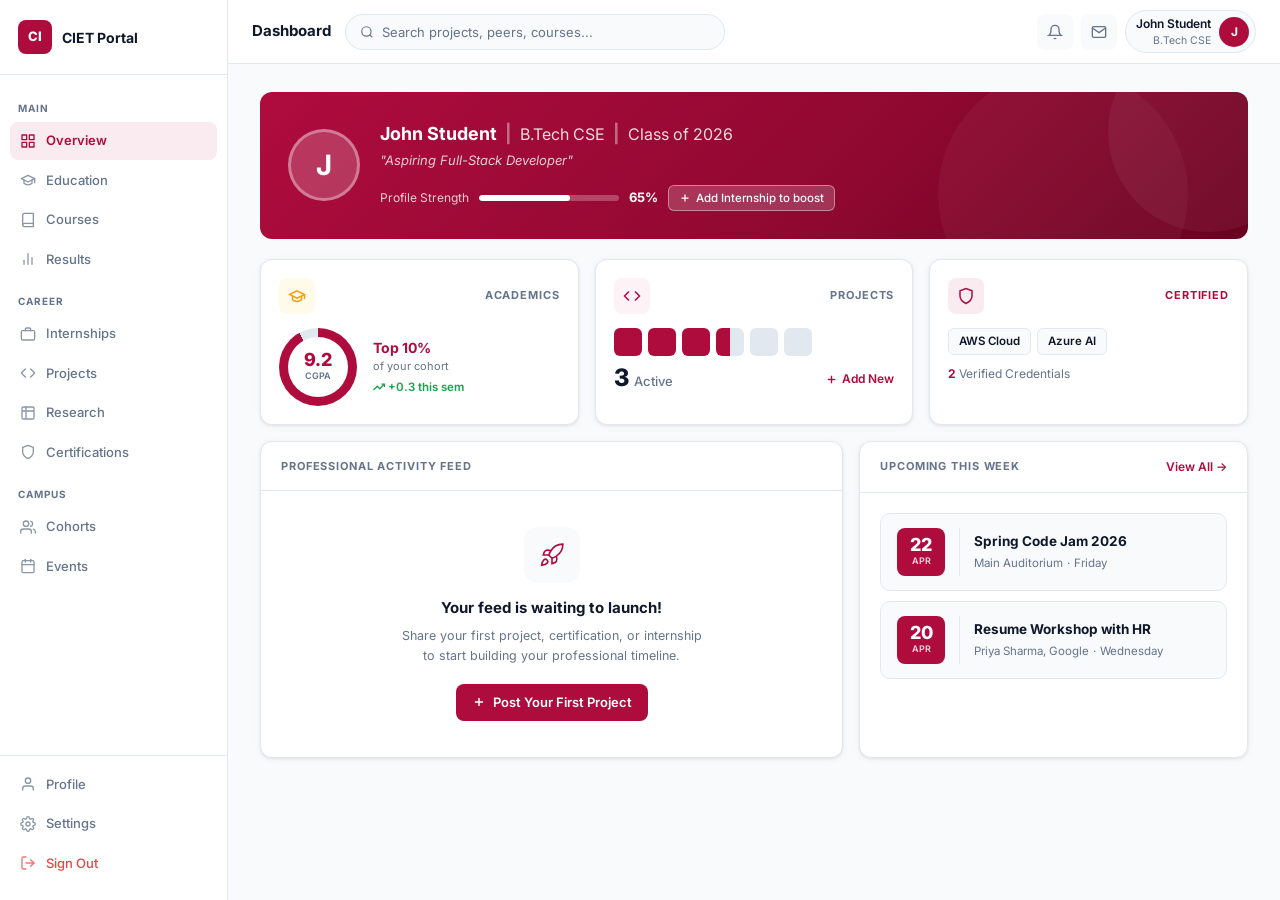
<file: index.html>
<!DOCTYPE html>
<html lang="en">
<head>
  <meta charset="UTF-8"/>
  <meta name="viewport" content="width=device-width, initial-scale=1.0"/>
  <title>Dashboard — CIET Portal</title>
  <meta name="description" content="CIET Student Portal — Overview Dashboard"/>
  <link rel="stylesheet" href="css/portal.css"/>
</head>
<body>

<div class="sidebar-overlay" id="sidebar-overlay"></div>

<div class="app-wrapper">
  <!-- SIDEBAR -->
  <aside class="sidebar">
    <div class="sidebar-logo">
      <div class="logo-icon">CI</div>
      <span class="logo-text">CIET Portal</span>
    </div>

    <nav class="sidebar-nav">
      <p class="nav-group-label">MAIN</p>
      <a class="nav-item active" href="index.html" data-page="index.html">
        <svg xmlns="http://www.w3.org/2000/svg" viewBox="0 0 24 24" fill="none" stroke="currentColor" stroke-width="2" stroke-linecap="round" stroke-linejoin="round"><rect x="3" y="3" width="7" height="7"/><rect x="14" y="3" width="7" height="7"/><rect x="14" y="14" width="7" height="7"/><rect x="3" y="14" width="7" height="7"/></svg>
        Overview
      </a>
      <a class="nav-item" href="education.html" data-page="education.html">
        <svg xmlns="http://www.w3.org/2000/svg" viewBox="0 0 24 24" fill="none" stroke="currentColor" stroke-width="2" stroke-linecap="round" stroke-linejoin="round"><path d="M22 10v6M2 10l10-5 10 5-10 5z"/><path d="M6 12v5c3 3 9 3 12 0v-5"/></svg>
        Education
      </a>
      <a class="nav-item" href="courses.html" data-page="courses.html">
        <svg xmlns="http://www.w3.org/2000/svg" viewBox="0 0 24 24" fill="none" stroke="currentColor" stroke-width="2" stroke-linecap="round" stroke-linejoin="round"><path d="M4 19.5A2.5 2.5 0 0 1 6.5 17H20"/><path d="M6.5 2H20v20H6.5A2.5 2.5 0 0 1 4 19.5v-15A2.5 2.5 0 0 1 6.5 2z"/></svg>
        Courses
      </a>
      <a class="nav-item" href="results.html" data-page="results.html">
        <svg xmlns="http://www.w3.org/2000/svg" viewBox="0 0 24 24" fill="none" stroke="currentColor" stroke-width="2" stroke-linecap="round" stroke-linejoin="round"><line x1="18" y1="20" x2="18" y2="10"/><line x1="12" y1="20" x2="12" y2="4"/><line x1="6" y1="20" x2="6" y2="14"/></svg>
        Results
      </a>

      <p class="nav-group-label">CAREER</p>
      <a class="nav-item" href="internships.html" data-page="internships.html">
        <svg xmlns="http://www.w3.org/2000/svg" viewBox="0 0 24 24" fill="none" stroke="currentColor" stroke-width="2" stroke-linecap="round" stroke-linejoin="round"><rect x="2" y="7" width="20" height="14" rx="2"/><path d="M16 7V5a2 2 0 0 0-2-2h-4a2 2 0 0 0-2 2v2"/></svg>
        Internships
      </a>
      <a class="nav-item" href="projects.html" data-page="projects.html">
        <svg xmlns="http://www.w3.org/2000/svg" viewBox="0 0 24 24" fill="none" stroke="currentColor" stroke-width="2" stroke-linecap="round" stroke-linejoin="round"><polyline points="16 18 22 12 16 6"/><polyline points="8 6 2 12 8 18"/></svg>
        Projects
      </a>
      <a class="nav-item" href="research.html" data-page="research.html">
        <svg xmlns="http://www.w3.org/2000/svg" viewBox="0 0 24 24" fill="none" stroke="currentColor" stroke-width="2" stroke-linecap="round" stroke-linejoin="round"><path d="M9 3H5a2 2 0 0 0-2 2v4m6-6h10a2 2 0 0 1 2 2v4M9 3v18m0 0h10a2 2 0 0 0 2-2V9M9 21H5a2 2 0 0 1-2-2V9m0 0h18"/></svg>
        Research
      </a>
      <a class="nav-item" href="certifications.html" data-page="certifications.html">
        <svg xmlns="http://www.w3.org/2000/svg" viewBox="0 0 24 24" fill="none" stroke="currentColor" stroke-width="2" stroke-linecap="round" stroke-linejoin="round"><path d="M12 22s8-4 8-10V5l-8-3-8 3v7c0 6 8 10 8 10z"/></svg>
        Certifications
      </a>

      <p class="nav-group-label">CAMPUS</p>
      <a class="nav-item" href="cohorts.html" data-page="cohorts.html">
        <svg xmlns="http://www.w3.org/2000/svg" viewBox="0 0 24 24" fill="none" stroke="currentColor" stroke-width="2" stroke-linecap="round" stroke-linejoin="round"><path d="M17 21v-2a4 4 0 0 0-4-4H5a4 4 0 0 0-4 4v2"/><circle cx="9" cy="7" r="4"/><path d="M23 21v-2a4 4 0 0 0-3-3.87"/><path d="M16 3.13a4 4 0 0 1 0 7.75"/></svg>
        Cohorts
      </a>
      <a class="nav-item" href="events.html" data-page="events.html">
        <svg xmlns="http://www.w3.org/2000/svg" viewBox="0 0 24 24" fill="none" stroke="currentColor" stroke-width="2" stroke-linecap="round" stroke-linejoin="round"><rect x="3" y="4" width="18" height="18" rx="2"/><line x1="16" y1="2" x2="16" y2="6"/><line x1="8" y1="2" x2="8" y2="6"/><line x1="3" y1="10" x2="21" y2="10"/></svg>
        Events
      </a>
    </nav>

    <div class="sidebar-bottom">
      <a class="nav-item" href="profile.html" data-page="profile.html">
        <svg xmlns="http://www.w3.org/2000/svg" viewBox="0 0 24 24" fill="none" stroke="currentColor" stroke-width="2" stroke-linecap="round" stroke-linejoin="round"><path d="M20 21v-2a4 4 0 0 0-4-4H8a4 4 0 0 0-4 4v2"/><circle cx="12" cy="7" r="4"/></svg>
        Profile
      </a>
      <a class="nav-item" href="settings.html" data-page="settings.html">
        <svg xmlns="http://www.w3.org/2000/svg" viewBox="0 0 24 24" fill="none" stroke="currentColor" stroke-width="2" stroke-linecap="round" stroke-linejoin="round"><circle cx="12" cy="12" r="3"/><path d="M19.4 15a1.65 1.65 0 0 0 .33 1.82l.06.06a2 2 0 0 1-2.83 2.83l-.06-.06a1.65 1.65 0 0 0-1.82-.33 1.65 1.65 0 0 0-1 1.51V21a2 2 0 0 1-4 0v-.09A1.65 1.65 0 0 0 9 19.4a1.65 1.65 0 0 0-1.82.33l-.06.06a2 2 0 0 1-2.83-2.83l.06-.06A1.65 1.65 0 0 0 4.68 15a1.65 1.65 0 0 0-1.51-1H3a2 2 0 0 1 0-4h.09A1.65 1.65 0 0 0 4.6 9a1.65 1.65 0 0 0-.33-1.82l-.06-.06a2 2 0 0 1 2.83-2.83l.06.06A1.65 1.65 0 0 0 9 4.68a1.65 1.65 0 0 0 1-1.51V3a2 2 0 0 1 4 0v.09a1.65 1.65 0 0 0 1 1.51 1.65 1.65 0 0 0 1.82-.33l.06-.06a2 2 0 0 1 2.83 2.83l-.06.06A1.65 1.65 0 0 0 19.4 9a1.65 1.65 0 0 0 1.51 1H21a2 2 0 0 1 0 4h-.09a1.65 1.65 0 0 0-1.51 1z"/></svg>
        Settings
      </a>
      <a class="nav-item danger" href="#">
        <svg xmlns="http://www.w3.org/2000/svg" viewBox="0 0 24 24" fill="none" stroke="currentColor" stroke-width="2" stroke-linecap="round" stroke-linejoin="round"><path d="M9 21H5a2 2 0 0 1-2-2V5a2 2 0 0 1 2-2h4"/><polyline points="16 17 21 12 16 7"/><line x1="21" y1="12" x2="9" y2="12"/></svg>
        Sign Out
      </a>
    </div>
  </aside>

  <!-- TOPBAR -->
  <header class="topbar">
    <div class="topbar-left">
      <button class="hamburger" id="hamburger" aria-label="Toggle menu">
        <svg xmlns="http://www.w3.org/2000/svg" viewBox="0 0 24 24" fill="none" stroke="currentColor" stroke-width="2"><line x1="3" y1="6" x2="21" y2="6"/><line x1="3" y1="12" x2="21" y2="12"/><line x1="3" y1="18" x2="21" y2="18"/></svg>
      </button>
      <span class="page-title">Dashboard</span>
      <div class="search-bar">
        <svg xmlns="http://www.w3.org/2000/svg" viewBox="0 0 24 24" fill="none" stroke="currentColor" stroke-width="2"><circle cx="11" cy="11" r="8"/><line x1="21" y1="21" x2="16.65" y2="16.65"/></svg>
        <input type="text" placeholder="Search projects, peers, courses..." aria-label="Search"/>
      </div>
    </div>
    <div class="topbar-right">
      <button class="icon-btn" title="Notifications" aria-label="Notifications">
        <svg xmlns="http://www.w3.org/2000/svg" viewBox="0 0 24 24" fill="none" stroke="currentColor" stroke-width="2"><path d="M18 8A6 6 0 0 0 6 8c0 7-3 9-3 9h18s-3-2-3-9"/><path d="M13.73 21a2 2 0 0 1-3.46 0"/></svg>
      </button>
      <button class="icon-btn" title="Messages" aria-label="Messages">
        <svg xmlns="http://www.w3.org/2000/svg" viewBox="0 0 24 24" fill="none" stroke="currentColor" stroke-width="2"><path d="M4 4h16c1.1 0 2 .9 2 2v12c0 1.1-.9 2-2 2H4c-1.1 0-2-.9-2-2V6c0-1.1.9-2 2-2z"/><polyline points="22,6 12,13 2,6"/></svg>
      </button>
      <div class="user-chip">
        <div class="user-chip-info">
          <div class="name">John Student</div>
          <div class="role">B.Tech CSE</div>
        </div>
        <div class="avatar">J</div>
      </div>
    </div>
  </header>

  <!-- MAIN CONTENT -->
  <main class="main-content">

    <!-- PROFILE BANNER -->
    <div class="profile-banner">
      <div class="profile-avatar-large">J</div>
      <div class="profile-info">
        <div class="profile-name">
          John Student
          <span class="pipe">|</span>
          <span style="font-weight:400; font-size:16px; opacity:0.85;">B.Tech CSE</span>
          <span class="pipe">|</span>
          <span style="font-weight:400; font-size:16px; opacity:0.85;">Class of 2026</span>
        </div>
        <div class="profile-bio">"Aspiring Full-Stack Developer"</div>
        <div class="profile-strength">
          <span class="strength-label">Profile Strength</span>
          <div class="strength-bar-wrap">
            <div class="strength-bar" data-width="65%" style="width:0%"></div>
          </div>
          <span class="strength-pct">65%</span>
          <button class="btn-boost">
            <svg xmlns="http://www.w3.org/2000/svg" width="12" height="12" viewBox="0 0 24 24" fill="none" stroke="currentColor" stroke-width="2.5"><line x1="12" y1="5" x2="12" y2="19"/><line x1="5" y1="12" x2="19" y2="12"/></svg>
            Add Internship to boost
          </button>
        </div>
      </div>
    </div>

    <!-- STATS CARDS -->
    <div class="stats-grid">

      <!-- Academics -->
      <div class="stat-card">
        <div style="display:flex; justify-content:space-between; align-items:center;">
          <div style="width:36px;height:36px;background:#fffbeb;border-radius:8px;display:flex;align-items:center;justify-content:center;">
            <svg xmlns="http://www.w3.org/2000/svg" width="18" height="18" viewBox="0 0 24 24" fill="none" stroke="#f59e0b" stroke-width="2"><path d="M22 10v6M2 10l10-5 10 5-10 5z"/><path d="M6 12v5c3 3 9 3 12 0v-5"/></svg>
          </div>
          <span class="card-label">Academics</span>
        </div>
        <div class="cgpa-wrap">
          <div class="cgpa-circle">
            <div class="cgpa-value">
              <span class="cgpa-num">9.2</span>
              <span class="cgpa-sub">CGPA</span>
            </div>
          </div>
          <div class="cgpa-info">
            <div class="rank">Top 10%</div>
            <div class="cohort">of your cohort</div>
            <div class="trend">
              <svg xmlns="http://www.w3.org/2000/svg" width="12" height="12" viewBox="0 0 24 24" fill="none" stroke="currentColor" stroke-width="2.5"><polyline points="23 6 13.5 15.5 8.5 10.5 1 18"/><polyline points="17 6 23 6 23 12"/></svg>
              +0.3 this sem
            </div>
          </div>
        </div>
      </div>

      <!-- Projects -->
      <div class="stat-card">
        <div style="display:flex; justify-content:space-between; align-items:center;">
          <div style="width:36px;height:36px;background:#fdf2f5;border-radius:8px;display:flex;align-items:center;justify-content:center;">
            <svg xmlns="http://www.w3.org/2000/svg" width="18" height="18" viewBox="0 0 24 24" fill="none" stroke="#AF0C3E" stroke-width="2"><polyline points="16 18 22 12 16 6"/><polyline points="8 6 2 12 8 18"/></svg>
          </div>
          <span class="card-label">Projects</span>
        </div>
        <div class="project-dots">
          <div class="project-dot dot-filled"></div>
          <div class="project-dot dot-filled"></div>
          <div class="project-dot dot-filled"></div>
          <div class="project-dot dot-partial"></div>
          <div class="project-dot dot-empty"></div>
          <div class="project-dot dot-empty"></div>
        </div>
        <div style="display:flex; align-items:baseline; justify-content:space-between; margin-top:4px;">
          <div class="projects-active">3 <span>Active</span></div>
          <a href="projects.html" class="link-primary">
            <svg xmlns="http://www.w3.org/2000/svg" width="13" height="13" viewBox="0 0 24 24" fill="none" stroke="currentColor" stroke-width="2.5"><line x1="12" y1="5" x2="12" y2="19"/><line x1="5" y1="12" x2="19" y2="12"/></svg>
            Add New
          </a>
        </div>
      </div>

      <!-- Certifications -->
      <div class="stat-card">
        <div style="display:flex; justify-content:space-between; align-items:center;">
          <div class="cert-icon-box">
            <svg xmlns="http://www.w3.org/2000/svg" viewBox="0 0 24 24" fill="none" stroke="currentColor" stroke-width="2"><path d="M12 22s8-4 8-10V5l-8-3-8 3v7c0 6 8 10 8 10z"/></svg>
          </div>
          <span class="card-label" style="color:#AF0C3E;">Certified</span>
        </div>
        <div class="cert-badges">
          <span class="cert-badge">AWS Cloud</span>
          <span class="cert-badge">Azure AI</span>
        </div>
        <div class="cert-verified">
          <strong>2</strong> Verified Credentials
        </div>
      </div>
    </div>

    <!-- BOTTOM ROW -->
    <div class="col-7-5">

      <!-- Activity Feed -->
      <div class="card">
        <div class="card-header-custom">
          <span style="font-size:11px;font-weight:700;letter-spacing:0.08em;text-transform:uppercase;color:var(--muted);">Professional Activity Feed</span>
        </div>
        <div class="empty-state">
          <div class="empty-icon">
            <svg xmlns="http://www.w3.org/2000/svg" viewBox="0 0 24 24" fill="none" stroke="currentColor" stroke-width="1.5"><path d="M4.5 16.5c-1.5 1.26-2 5-2 5s3.74-.5 5-2c.71-.84.7-2.13-.09-2.91a2.18 2.18 0 0 0-2.91-.09z"/><path d="m12 15-3-3a22 22 0 0 1 2-3.95A12.88 12.88 0 0 1 22 2c0 2.72-.78 7.5-6 11a22.35 22.35 0 0 1-4 2z"/><path d="M9 12H4s.55-3.03 2-4c1.62-1.08 5 0 5 0"/><path d="M12 15v5s3.03-.55 4-2c1.08-1.62 0-5 0-5"/></svg>
          </div>
          <div class="empty-title">Your feed is waiting to launch!</div>
          <p class="empty-desc">Share your first project, certification, or internship to start building your professional timeline.</p>
          <a href="projects.html" class="btn-primary">
            <svg xmlns="http://www.w3.org/2000/svg" width="14" height="14" viewBox="0 0 24 24" fill="none" stroke="currentColor" stroke-width="2.5"><line x1="12" y1="5" x2="12" y2="19"/><line x1="5" y1="12" x2="19" y2="12"/></svg>
            Post Your First Project
          </a>
        </div>
      </div>

      <!-- Upcoming This Week -->
      <div class="card">
        <div class="card-header-custom">
          <span style="font-size:11px;font-weight:700;letter-spacing:0.08em;text-transform:uppercase;color:var(--muted);">Upcoming This Week</span>
          <a href="events.html" class="link-primary">View All →</a>
        </div>
        <div style="padding:20px;">
          <div class="event-card" style="margin-bottom:10px;padding:14px 16px;">
            <div class="event-date-box">
              <div class="day">22</div>
              <div class="month">Apr</div>
            </div>
            <div class="event-divider"></div>
            <div class="event-info">
              <div class="event-name" style="font-size:13.5px;">Spring Code Jam 2026</div>
              <div class="event-meta">
                <span>Main Auditorium</span>
                <span>·</span>
                <span>Friday</span>
              </div>
            </div>
          </div>
          <div class="event-card" style="padding:14px 16px;">
            <div class="event-date-box">
              <div class="day">20</div>
              <div class="month">Apr</div>
            </div>
            <div class="event-divider"></div>
            <div class="event-info">
              <div class="event-name" style="font-size:13.5px;">Resume Workshop with HR</div>
              <div class="event-meta">
                <span>Priya Sharma, Google</span>
                <span>·</span>
                <span>Wednesday</span>
              </div>
            </div>
          </div>
        </div>
      </div>
    </div>

  </main>
</div>

<script src="js/portal.js"></script>
</body>
</html>
</file>
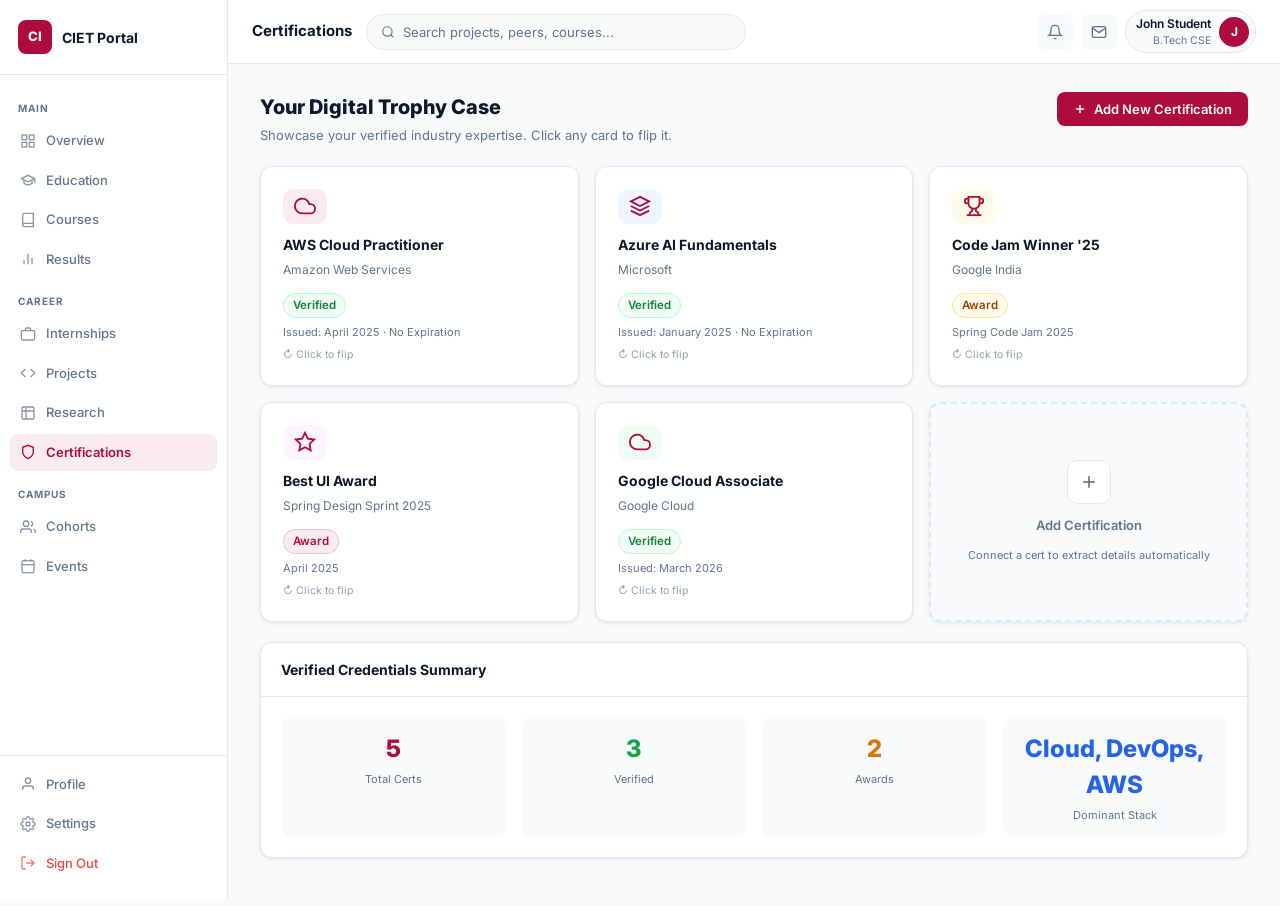
<file: certifications.html>
<!DOCTYPE html>
<html lang="en">

<head>
  <meta charset="UTF-8" />
  <meta name="viewport" content="width=device-width, initial-scale=1.0" />
  <title>Certifications — CIET Portal</title>
  <link rel="stylesheet" href="css/portal.css" />
</head>

<body>
  <div class="sidebar-overlay" id="sidebar-overlay"></div>
  <div class="app-wrapper">
    <aside class="sidebar">
      <div class="sidebar-logo">
        <div class="logo-icon">CI</div><span class="logo-text">CIET Portal</span>
      </div>
      <nav class="sidebar-nav">
        <p class="nav-group-label">MAIN</p>
        <a class="nav-item" href="index.html"><svg xmlns="http://www.w3.org/2000/svg" viewBox="0 0 24 24" fill="none"
            stroke="currentColor" stroke-width="2">
            <rect x="3" y="3" width="7" height="7" />
            <rect x="14" y="3" width="7" height="7" />
            <rect x="14" y="14" width="7" height="7" />
            <rect x="3" y="14" width="7" height="7" />
          </svg>Overview</a>
        <a class="nav-item" href="education.html"><svg xmlns="http://www.w3.org/2000/svg" viewBox="0 0 24 24"
            fill="none" stroke="currentColor" stroke-width="2">
            <path d="M22 10v6M2 10l10-5 10 5-10 5z" />
            <path d="M6 12v5c3 3 9 3 12 0v-5" />
          </svg>Education</a>
        <a class="nav-item" href="courses.html"><svg xmlns="http://www.w3.org/2000/svg" viewBox="0 0 24 24" fill="none"
            stroke="currentColor" stroke-width="2">
            <path d="M4 19.5A2.5 2.5 0 0 1 6.5 17H20" />
            <path d="M6.5 2H20v20H6.5A2.5 2.5 0 0 1 4 19.5v-15A2.5 2.5 0 0 1 6.5 2z" />
          </svg>Courses</a>
        <a class="nav-item" href="results.html"><svg xmlns="http://www.w3.org/2000/svg" viewBox="0 0 24 24" fill="none"
            stroke="currentColor" stroke-width="2">
            <line x1="18" y1="20" x2="18" y2="10" />
            <line x1="12" y1="20" x2="12" y2="4" />
            <line x1="6" y1="20" x2="6" y2="14" />
          </svg>Results</a>
        <p class="nav-group-label">CAREER</p>
        <a class="nav-item" href="internships.html"><svg xmlns="http://www.w3.org/2000/svg" viewBox="0 0 24 24"
            fill="none" stroke="currentColor" stroke-width="2">
            <rect x="2" y="7" width="20" height="14" rx="2" />
            <path d="M16 7V5a2 2 0 0 0-2-2h-4a2 2 0 0 0-2 2v2" />
          </svg>Internships</a>
        <a class="nav-item" href="projects.html"><svg xmlns="http://www.w3.org/2000/svg" viewBox="0 0 24 24" fill="none"
            stroke="currentColor" stroke-width="2">
            <polyline points="16 18 22 12 16 6" />
            <polyline points="8 6 2 12 8 18" />
          </svg>Projects</a>
        <a class="nav-item" href="research.html"><svg xmlns="http://www.w3.org/2000/svg" viewBox="0 0 24 24" fill="none"
            stroke="currentColor" stroke-width="2">
            <path
              d="M9 3H5a2 2 0 0 0-2 2v4m6-6h10a2 2 0 0 1 2 2v4M9 3v18m0 0h10a2 2 0 0 0 2-2V9M9 21H5a2 2 0 0 1-2-2V9m0 0h18" />
          </svg>Research</a>
        <a class="nav-item active" href="certifications.html"><svg xmlns="http://www.w3.org/2000/svg"
            viewBox="0 0 24 24" fill="none" stroke="currentColor" stroke-width="2">
            <path d="M12 22s8-4 8-10V5l-8-3-8 3v7c0 6 8 10 8 10z" />
          </svg>Certifications</a>
        <p class="nav-group-label">CAMPUS</p>
        <a class="nav-item" href="cohorts.html"><svg xmlns="http://www.w3.org/2000/svg" viewBox="0 0 24 24" fill="none"
            stroke="currentColor" stroke-width="2">
            <path d="M17 21v-2a4 4 0 0 0-4-4H5a4 4 0 0 0-4 4v2" />
            <circle cx="9" cy="7" r="4" />
            <path d="M23 21v-2a4 4 0 0 0-3-3.87" />
            <path d="M16 3.13a4 4 0 0 1 0 7.75" />
          </svg>Cohorts</a>
        <a class="nav-item" href="events.html"><svg xmlns="http://www.w3.org/2000/svg" viewBox="0 0 24 24" fill="none"
            stroke="currentColor" stroke-width="2">
            <rect x="3" y="4" width="18" height="18" rx="2" />
            <line x1="16" y1="2" x2="16" y2="6" />
            <line x1="8" y1="2" x2="8" y2="6" />
            <line x1="3" y1="10" x2="21" y2="10" />
          </svg>Events</a>
      </nav>
      <div class="sidebar-bottom">
        <a class="nav-item" href="profile.html"><svg xmlns="http://www.w3.org/2000/svg" viewBox="0 0 24 24" fill="none"
            stroke="currentColor" stroke-width="2">
            <path d="M20 21v-2a4 4 0 0 0-4-4H8a4 4 0 0 0-4 4v2" />
            <circle cx="12" cy="7" r="4" />
          </svg>Profile</a>
        <a class="nav-item" href="settings.html"><svg xmlns="http://www.w3.org/2000/svg" viewBox="0 0 24 24" fill="none"
            stroke="currentColor" stroke-width="2">
            <circle cx="12" cy="12" r="3" />
            <path
              d="M19.4 15a1.65 1.65 0 0 0 .33 1.82l.06.06a2 2 0 0 1-2.83 2.83l-.06-.06a1.65 1.65 0 0 0-1.82-.33 1.65 1.65 0 0 0-1 1.51V21a2 2 0 0 1-4 0v-.09A1.65 1.65 0 0 0 9 19.4a1.65 1.65 0 0 0-1.82.33l-.06.06a2 2 0 0 1-2.83-2.83l.06-.06A1.65 1.65 0 0 0 4.68 15a1.65 1.65 0 0 0-1.51-1H3a2 2 0 0 1 0-4h.09A1.65 1.65 0 0 0 4.6 9a1.65 1.65 0 0 0-.33-1.82l-.06-.06a2 2 0 0 1 2.83-2.83l.06.06A1.65 1.65 0 0 0 9 4.68a1.65 1.65 0 0 0 1-1.51V3a2 2 0 0 1 4 0v.09a1.65 1.65 0 0 0 1 1.51 1.65 1.65 0 0 0 1.82-.33l.06-.06a2 2 0 0 1 2.83 2.83l-.06.06A1.65 1.65 0 0 0 19.4 9a1.65 1.65 0 0 0 1.51 1H21a2 2 0 0 1 0 4h-.09a1.65 1.65 0 0 0-1.51 1z" />
          </svg>Settings</a>
        <a class="nav-item danger" href="#"><svg xmlns="http://www.w3.org/2000/svg" viewBox="0 0 24 24" fill="none"
            stroke="currentColor" stroke-width="2">
            <path d="M9 21H5a2 2 0 0 1-2-2V5a2 2 0 0 1 2-2h4" />
            <polyline points="16 17 21 12 16 7" />
            <line x1="21" y1="12" x2="9" y2="12" />
          </svg>Sign Out</a>
      </div>
    </aside>

    <header class="topbar">
      <div class="topbar-left">
        <button class="hamburger" id="hamburger"><svg xmlns="http://www.w3.org/2000/svg" viewBox="0 0 24 24" fill="none"
            stroke="currentColor" stroke-width="2">
            <line x1="3" y1="6" x2="21" y2="6" />
            <line x1="3" y1="12" x2="21" y2="12" />
            <line x1="3" y1="18" x2="21" y2="18" />
          </svg></button>
        <span class="page-title">Certifications</span>
        <div class="search-bar"><svg xmlns="http://www.w3.org/2000/svg" viewBox="0 0 24 24" fill="none"
            stroke="currentColor" stroke-width="2">
            <circle cx="11" cy="11" r="8" />
            <line x1="21" y1="21" x2="16.65" y2="16.65" />
          </svg><input type="text" placeholder="Search projects, peers, courses..." /></div>
      </div>
      <div class="topbar-right">
        <button class="icon-btn"><svg xmlns="http://www.w3.org/2000/svg" viewBox="0 0 24 24" fill="none"
            stroke="currentColor" stroke-width="2">
            <path d="M18 8A6 6 0 0 0 6 8c0 7-3 9-3 9h18s-3-2-3-9" />
            <path d="M13.73 21a2 2 0 0 1-3.46 0" />
          </svg></button>
        <button class="icon-btn"><svg xmlns="http://www.w3.org/2000/svg" viewBox="0 0 24 24" fill="none"
            stroke="currentColor" stroke-width="2">
            <path d="M4 4h16c1.1 0 2 .9 2 2v12c0 1.1-.9 2-2 2H4c-1.1 0-2-.9-2-2V6c0-1.1.9-2 2-2z" />
            <polyline points="22,6 12,13 2,6" />
          </svg></button>
        <div class="user-chip">
          <div class="user-chip-info">
            <div class="name">John Student</div>
            <div class="role">B.Tech CSE</div>
          </div>
          <div class="avatar">J</div>
        </div>
      </div>
    </header>

    <main class="main-content">
      <div class="flex-between">
        <div>
          <h1 class="section-title">Your Digital Trophy Case</h1>
          <p class="section-sub">Showcase your verified industry expertise. Click any card to flip it.</p>
        </div>
        <button class="btn-primary">
          <svg xmlns="http://www.w3.org/2000/svg" width="14" height="14" viewBox="0 0 24 24" fill="none"
            stroke="currentColor" stroke-width="2.5">
            <line x1="12" y1="5" x2="12" y2="19" />
            <line x1="5" y1="12" x2="19" y2="12" />
          </svg>
          Add New Certification
        </button>
      </div>

      <div class="certs-grid">
        <!-- Card 1: AWS Cloud -->
        <div class="flip-card" title="Click to flip">
          <div class="flip-inner">
            <div class="flip-front">
              <div class="cert-front-icon">
                <svg xmlns="http://www.w3.org/2000/svg" viewBox="0 0 24 24" fill="none" stroke="currentColor"
                  stroke-width="2">
                  <path d="M18 10h-1.26A8 8 0 1 0 9 20h9a5 5 0 0 0 0-10z" />
                </svg>
              </div>
              <div class="cert-name">AWS Cloud Practitioner</div>
              <div class="cert-org">Amazon Web Services</div>
              <div style="margin-top:8px;"><span class="tag tag-green">Verified</span></div>
              <div class="cert-date">Issued: April 2025 · No Expiration</div>
              <div class="cert-hint">↻ Click to flip</div>
            </div>
            <div class="flip-back">
              <div class="cert-detail-label">Certification</div>
              <div class="cert-detail-val">AWS Cloud Practitioner</div>
              <div class="cert-detail-label">Issuing Organization</div>
              <div class="cert-detail-val">Amazon Web Services</div>
              <div class="cert-detail-label">Platform</div>
              <div class="cert-detail-val">Coursera / Google</div>
              <div class="cert-detail-label">Issue Date</div>
              <div class="cert-detail-val">April 2025</div>
              <div class="cert-url">Credential ID: AWS-CLOUD-2025-JS</div>
            </div>
          </div>
        </div>

        <!-- Card 2: Azure AI -->
        <div class="flip-card" title="Click to flip">
          <div class="flip-inner">
            <div class="flip-front">
              <div class="cert-front-icon" style="background:#eff6ff;">
                <svg xmlns="http://www.w3.org/2000/svg" viewBox="0 0 24 24" fill="none" stroke="#2563eb"
                  stroke-width="2">
                  <path d="M12 2L2 7l10 5 10-5-10-5z" />
                  <path d="M2 17l10 5 10-5" />
                  <path d="M2 12l10 5 10-5" />
                </svg>
              </div>
              <div class="cert-name">Azure AI Fundamentals</div>
              <div class="cert-org">Microsoft</div>
              <div style="margin-top:8px;"><span class="tag tag-green">Verified</span></div>
              <div class="cert-date">Issued: January 2025 · No Expiration</div>
              <div class="cert-hint">↻ Click to flip</div>
            </div>
            <div class="flip-back" style="background:#2563eb;">
              <div class="cert-detail-label">Certification</div>
              <div class="cert-detail-val">Azure AI Fundamentals (AI-900)</div>
              <div class="cert-detail-label">Issuing Organization</div>
              <div class="cert-detail-val">Microsoft</div>
              <div class="cert-detail-label">Issue Date</div>
              <div class="cert-detail-val">January 2025</div>
              <div class="cert-detail-label">Expiry</div>
              <div class="cert-detail-val">No Expiration</div>
              <div class="cert-url">Credential ID: MS-AI-900-2025</div>
            </div>
          </div>
        </div>

        <!-- Card 3: Code Jam Winner -->
        <div class="flip-card" title="Click to flip">
          <div class="flip-inner">
            <div class="flip-front">
              <div class="cert-front-icon" style="background:#fffbeb;">
                <svg xmlns="http://www.w3.org/2000/svg" viewBox="0 0 24 24" fill="none" stroke="#f59e0b"
                  stroke-width="2">
                  <path d="M6 9H4.5a2.5 2.5 0 0 1 0-5H6" />
                  <path d="M18 9h1.5a2.5 2.5 0 0 0 0-5H18" />
                  <path d="M4 22h16" />
                  <path d="M10 14.66V17c0 .55-.47.98-.97 1.21C7.85 18.75 7 20.24 7 22" />
                  <path d="M14 14.66V17c0 .55.47.98.97 1.21C16.15 18.75 17 20.24 17 22" />
                  <path d="M18 2H6v7a6 6 0 0 0 12 0V2z" />
                </svg>
              </div>
              <div class="cert-name">Code Jam Winner '25</div>
              <div class="cert-org">Google India</div>
              <div style="margin-top:8px;"><span class="tag tag-amber">Award</span></div>
              <div class="cert-date">Spring Code Jam 2025</div>
              <div class="cert-hint">↻ Click to flip</div>
            </div>
            <div class="flip-back" style="background:#92400e;">
              <div class="cert-detail-label">Award</div>
              <div class="cert-detail-val">Code Jam Winner 2025</div>
              <div class="cert-detail-label">Organizer</div>
              <div class="cert-detail-val">Google India</div>
              <div class="cert-detail-label">Event</div>
              <div class="cert-detail-val">Spring Code Jam 2025</div>
              <div class="cert-detail-label">Date</div>
              <div class="cert-detail-val">March 2025</div>
              <div class="cert-url">Recognition for algorithmic problem solving excellence</div>
            </div>
          </div>
        </div>

        <!-- Card 4: Best UI Award -->
        <div class="flip-card" title="Click to flip">
          <div class="flip-inner">
            <div class="flip-front">
              <div class="cert-front-icon" style="background:#fdf4ff;">
                <svg xmlns="http://www.w3.org/2000/svg" viewBox="0 0 24 24" fill="none" stroke="#9333ea"
                  stroke-width="2">
                  <polygon
                    points="12 2 15.09 8.26 22 9.27 17 14.14 18.18 21.02 12 17.77 5.82 21.02 7 14.14 2 9.27 8.91 8.26 12 2" />
                </svg>
              </div>
              <div class="cert-name">Best UI Award</div>
              <div class="cert-org">Spring Design Sprint 2025</div>
              <div style="margin-top:8px;"><span class="tag tag-primary">Award</span></div>
              <div class="cert-date">April 2025</div>
              <div class="cert-hint">↻ Click to flip</div>
            </div>
            <div class="flip-back" style="background:#7e22ce;">
              <div class="cert-detail-label">Award</div>
              <div class="cert-detail-val">Best UI / UX Design Award</div>
              <div class="cert-detail-label">Event</div>
              <div class="cert-detail-val">Spring Design Sprint 2025</div>
              <div class="cert-detail-label">Organization</div>
              <div class="cert-detail-val">CIET Campus · Design Club</div>
              <div class="cert-detail-label">Date</div>
              <div class="cert-detail-val">April 2025</div>
              <div class="cert-url">Awarded for Campus Connect App UI design excellence</div>
            </div>
          </div>
        </div>

        <!-- Card 5: Google Cloud -->
        <div class="flip-card" title="Click to flip">
          <div class="flip-inner">
            <div class="flip-front">
              <div class="cert-front-icon" style="background:#f0fdf4;">
                <svg xmlns="http://www.w3.org/2000/svg" viewBox="0 0 24 24" fill="none" stroke="#16a34a"
                  stroke-width="2">
                  <path d="M18 10h-1.26A8 8 0 1 0 9 20h9a5 5 0 0 0 0-10z" />
                </svg>
              </div>
              <div class="cert-name">Google Cloud Associate</div>
              <div class="cert-org">Google Cloud</div>
              <div style="margin-top:8px;"><span class="tag tag-green">Verified</span></div>
              <div class="cert-date">Issued: March 2026</div>
              <div class="cert-hint">↻ Click to flip</div>
            </div>
            <div class="flip-back" style="background:#16a34a;">
              <div class="cert-detail-label">Certification</div>
              <div class="cert-detail-val">Associate Cloud Engineer</div>
              <div class="cert-detail-label">Issuer</div>
              <div class="cert-detail-val">Google Cloud</div>
              <div class="cert-detail-label">Issue Date</div>
              <div class="cert-detail-val">March 2026</div>
              <div class="cert-detail-label">Expiry</div>
              <div class="cert-detail-val">March 2028</div>
              <div class="cert-url">View Credential: google.com/cloud/credentials</div>
            </div>
          </div>
        </div>

        <!-- Card 6: Add New -->
        <div class="flip-card" style="cursor:default;" onclick="return false;">
          <div class="flip-inner" style="transform:none !important;">
            <div class="flip-front"
              style="border:2px dashed var(--border);display:flex;flex-direction:column;align-items:center;justify-content:center;gap:12px;background:var(--bg);cursor:pointer;"
              onclick="this.closest('.flip-inner').style.transform='none'">
              <div
                style="width:44px;height:44px;background:var(--white);border:1.5px solid var(--border);border-radius:10px;display:flex;align-items:center;justify-content:center;">
                <svg xmlns="http://www.w3.org/2000/svg" width="20" height="20" viewBox="0 0 24 24" fill="none"
                  stroke="var(--muted)" stroke-width="2">
                  <line x1="12" y1="5" x2="12" y2="19" />
                  <line x1="5" y1="12" x2="19" y2="12" />
                </svg>
              </div>
              <div style="font-size:13px;font-weight:600;color:var(--muted);">Add Certification</div>
              <div style="font-size:11px;color:var(--muted);text-align:center;">Connect a cert to extract details
                automatically</div>
            </div>
          </div>
        </div>
      </div>

      <!-- Summary -->
      <div class="card" style="margin-top:20px;">
        <div class="card-header-custom">
          <h2 style="font-size:14px;font-weight:700;">Verified Credentials Summary</h2>
        </div>
        <div class="card-body" style="display:grid;grid-template-columns:repeat(4,1fr);gap:16px;">
          <div style="text-align:center;padding:14px;background:var(--bg);border-radius:10px;">
            <div style="font-size:24px;font-weight:800;color:var(--primary);">5</div>
            <div style="font-size:11px;color:var(--muted);margin-top:4px;">Total Certs</div>
          </div>
          <div style="text-align:center;padding:14px;background:var(--bg);border-radius:10px;">
            <div style="font-size:24px;font-weight:800;color:var(--green);">3</div>
            <div style="font-size:11px;color:var(--muted);margin-top:4px;">Verified</div>
          </div>
          <div style="text-align:center;padding:14px;background:var(--bg);border-radius:10px;">
            <div style="font-size:24px;font-weight:800;color:var(--amber);">2</div>
            <div style="font-size:11px;color:var(--muted);margin-top:4px;">Awards</div>
          </div>
          <div style="text-align:center;padding:14px;background:var(--bg);border-radius:10px;">
            <div style="font-size:24px;font-weight:800;color:#2563eb;">Cloud, DevOps, AWS</div>
            <div style="font-size:11px;color:var(--muted);margin-top:4px;">Dominant Stack</div>
          </div>
        </div>
      </div>
    </main>
  </div>
  <script src="js/portal.js"></script>
</body>

</html>
</file>
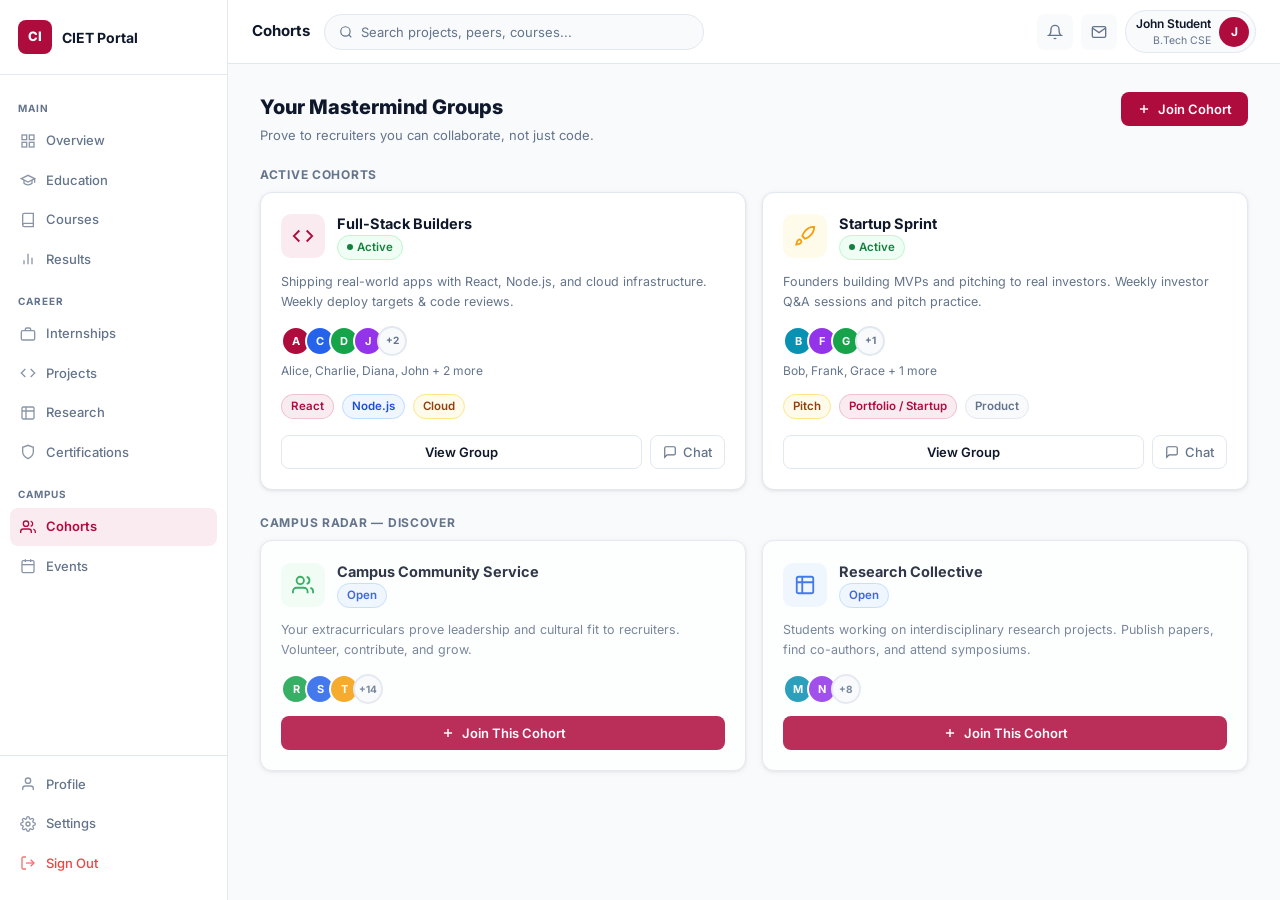
<file: cohorts.html>
<!DOCTYPE html>
<html lang="en">

<head>
  <meta charset="UTF-8" />
  <meta name="viewport" content="width=device-width, initial-scale=1.0" />
  <title>Cohorts — CIET Portal</title>
  <link rel="stylesheet" href="css/portal.css" />
</head>

<body>
  <div class="sidebar-overlay" id="sidebar-overlay"></div>
  <div class="app-wrapper">
    <aside class="sidebar">
      <div class="sidebar-logo">
        <div class="logo-icon">CI</div><span class="logo-text">CIET Portal</span>
      </div>
      <nav class="sidebar-nav">
        <p class="nav-group-label">MAIN</p>
        <a class="nav-item" href="index.html"><svg xmlns="http://www.w3.org/2000/svg" viewBox="0 0 24 24" fill="none"
            stroke="currentColor" stroke-width="2">
            <rect x="3" y="3" width="7" height="7" />
            <rect x="14" y="3" width="7" height="7" />
            <rect x="14" y="14" width="7" height="7" />
            <rect x="3" y="14" width="7" height="7" />
          </svg>Overview</a>
        <a class="nav-item" href="education.html"><svg xmlns="http://www.w3.org/2000/svg" viewBox="0 0 24 24"
            fill="none" stroke="currentColor" stroke-width="2">
            <path d="M22 10v6M2 10l10-5 10 5-10 5z" />
            <path d="M6 12v5c3 3 9 3 12 0v-5" />
          </svg>Education</a>
        <a class="nav-item" href="courses.html"><svg xmlns="http://www.w3.org/2000/svg" viewBox="0 0 24 24" fill="none"
            stroke="currentColor" stroke-width="2">
            <path d="M4 19.5A2.5 2.5 0 0 1 6.5 17H20" />
            <path d="M6.5 2H20v20H6.5A2.5 2.5 0 0 1 4 19.5v-15A2.5 2.5 0 0 1 6.5 2z" />
          </svg>Courses</a>
        <a class="nav-item" href="results.html"><svg xmlns="http://www.w3.org/2000/svg" viewBox="0 0 24 24" fill="none"
            stroke="currentColor" stroke-width="2">
            <line x1="18" y1="20" x2="18" y2="10" />
            <line x1="12" y1="20" x2="12" y2="4" />
            <line x1="6" y1="20" x2="6" y2="14" />
          </svg>Results</a>
        <p class="nav-group-label">CAREER</p>
        <a class="nav-item" href="internships.html"><svg xmlns="http://www.w3.org/2000/svg" viewBox="0 0 24 24"
            fill="none" stroke="currentColor" stroke-width="2">
            <rect x="2" y="7" width="20" height="14" rx="2" />
            <path d="M16 7V5a2 2 0 0 0-2-2h-4a2 2 0 0 0-2 2v2" />
          </svg>Internships</a>
        <a class="nav-item" href="projects.html"><svg xmlns="http://www.w3.org/2000/svg" viewBox="0 0 24 24" fill="none"
            stroke="currentColor" stroke-width="2">
            <polyline points="16 18 22 12 16 6" />
            <polyline points="8 6 2 12 8 18" />
          </svg>Projects</a>
        <a class="nav-item" href="research.html"><svg xmlns="http://www.w3.org/2000/svg" viewBox="0 0 24 24" fill="none"
            stroke="currentColor" stroke-width="2">
            <path
              d="M9 3H5a2 2 0 0 0-2 2v4m6-6h10a2 2 0 0 1 2 2v4M9 3v18m0 0h10a2 2 0 0 0 2-2V9M9 21H5a2 2 0 0 1-2-2V9m0 0h18" />
          </svg>Research</a>
        <a class="nav-item" href="certifications.html"><svg xmlns="http://www.w3.org/2000/svg" viewBox="0 0 24 24"
            fill="none" stroke="currentColor" stroke-width="2">
            <path d="M12 22s8-4 8-10V5l-8-3-8 3v7c0 6 8 10 8 10z" />
          </svg>Certifications</a>
        <p class="nav-group-label">CAMPUS</p>
        <a class="nav-item active" href="cohorts.html"><svg xmlns="http://www.w3.org/2000/svg" viewBox="0 0 24 24"
            fill="none" stroke="currentColor" stroke-width="2">
            <path d="M17 21v-2a4 4 0 0 0-4-4H5a4 4 0 0 0-4 4v2" />
            <circle cx="9" cy="7" r="4" />
            <path d="M23 21v-2a4 4 0 0 0-3-3.87" />
            <path d="M16 3.13a4 4 0 0 1 0 7.75" />
          </svg>Cohorts</a>
        <a class="nav-item" href="events.html"><svg xmlns="http://www.w3.org/2000/svg" viewBox="0 0 24 24" fill="none"
            stroke="currentColor" stroke-width="2">
            <rect x="3" y="4" width="18" height="18" rx="2" />
            <line x1="16" y1="2" x2="16" y2="6" />
            <line x1="8" y1="2" x2="8" y2="6" />
            <line x1="3" y1="10" x2="21" y2="10" />
          </svg>Events</a>
      </nav>
      <div class="sidebar-bottom">
        <a class="nav-item" href="profile.html"><svg xmlns="http://www.w3.org/2000/svg" viewBox="0 0 24 24" fill="none"
            stroke="currentColor" stroke-width="2">
            <path d="M20 21v-2a4 4 0 0 0-4-4H8a4 4 0 0 0-4 4v2" />
            <circle cx="12" cy="7" r="4" />
          </svg>Profile</a>
        <a class="nav-item" href="settings.html"><svg xmlns="http://www.w3.org/2000/svg" viewBox="0 0 24 24" fill="none"
            stroke="currentColor" stroke-width="2">
            <circle cx="12" cy="12" r="3" />
            <path
              d="M19.4 15a1.65 1.65 0 0 0 .33 1.82l.06.06a2 2 0 0 1-2.83 2.83l-.06-.06a1.65 1.65 0 0 0-1.82-.33 1.65 1.65 0 0 0-1 1.51V21a2 2 0 0 1-4 0v-.09A1.65 1.65 0 0 0 9 19.4a1.65 1.65 0 0 0-1.82.33l-.06.06a2 2 0 0 1-2.83-2.83l.06-.06A1.65 1.65 0 0 0 4.68 15a1.65 1.65 0 0 0-1.51-1H3a2 2 0 0 1 0-4h.09A1.65 1.65 0 0 0 4.6 9a1.65 1.65 0 0 0-.33-1.82l-.06-.06a2 2 0 0 1 2.83-2.83l.06.06A1.65 1.65 0 0 0 9 4.68a1.65 1.65 0 0 0 1-1.51V3a2 2 0 0 1 4 0v.09a1.65 1.65 0 0 0 1 1.51 1.65 1.65 0 0 0 1.82-.33l.06-.06a2 2 0 0 1 2.83 2.83l-.06.06A1.65 1.65 0 0 0 19.4 9a1.65 1.65 0 0 0 1.51 1H21a2 2 0 0 1 0 4h-.09a1.65 1.65 0 0 0-1.51 1z" />
          </svg>Settings</a>
        <a class="nav-item danger" href="#"><svg xmlns="http://www.w3.org/2000/svg" viewBox="0 0 24 24" fill="none"
            stroke="currentColor" stroke-width="2">
            <path d="M9 21H5a2 2 0 0 1-2-2V5a2 2 0 0 1 2-2h4" />
            <polyline points="16 17 21 12 16 7" />
            <line x1="21" y1="12" x2="9" y2="12" />
          </svg>Sign Out</a>
      </div>
    </aside>

    <header class="topbar">
      <div class="topbar-left">
        <button class="hamburger" id="hamburger"><svg xmlns="http://www.w3.org/2000/svg" viewBox="0 0 24 24" fill="none"
            stroke="currentColor" stroke-width="2">
            <line x1="3" y1="6" x2="21" y2="6" />
            <line x1="3" y1="12" x2="21" y2="12" />
            <line x1="3" y1="18" x2="21" y2="18" />
          </svg></button>
        <span class="page-title">Cohorts</span>
        <div class="search-bar"><svg xmlns="http://www.w3.org/2000/svg" viewBox="0 0 24 24" fill="none"
            stroke="currentColor" stroke-width="2">
            <circle cx="11" cy="11" r="8" />
            <line x1="21" y1="21" x2="16.65" y2="16.65" />
          </svg><input type="text" placeholder="Search projects, peers, courses..." /></div>
      </div>
      <div class="topbar-right">
        <button class="icon-btn"><svg xmlns="http://www.w3.org/2000/svg" viewBox="0 0 24 24" fill="none"
            stroke="currentColor" stroke-width="2">
            <path d="M18 8A6 6 0 0 0 6 8c0 7-3 9-3 9h18s-3-2-3-9" />
            <path d="M13.73 21a2 2 0 0 1-3.46 0" />
          </svg></button>
        <button class="icon-btn"><svg xmlns="http://www.w3.org/2000/svg" viewBox="0 0 24 24" fill="none"
            stroke="currentColor" stroke-width="2">
            <path d="M4 4h16c1.1 0 2 .9 2 2v12c0 1.1-.9 2-2 2H4c-1.1 0-2-.9-2-2V6c0-1.1.9-2 2-2z" />
            <polyline points="22,6 12,13 2,6" />
          </svg></button>
        <div class="user-chip">
          <div class="user-chip-info">
            <div class="name">John Student</div>
            <div class="role">B.Tech CSE</div>
          </div>
          <div class="avatar">J</div>
        </div>
      </div>
    </header>

    <main class="main-content">
      <div class="flex-between">
        <div>
          <h1 class="section-title">Your Mastermind Groups</h1>
          <p class="section-sub">Prove to recruiters you can collaborate, not just code.</p>
        </div>
        <button class="btn-primary">
          <svg xmlns="http://www.w3.org/2000/svg" width="14" height="14" viewBox="0 0 24 24" fill="none"
            stroke="currentColor" stroke-width="2.5">
            <line x1="12" y1="5" x2="12" y2="19" />
            <line x1="5" y1="12" x2="19" y2="12" />
          </svg>
          Join Cohort
        </button>
      </div>

      <div
        style="margin-bottom:8px;font-size:12px;font-weight:700;color:var(--muted);text-transform:uppercase;letter-spacing:0.06em;">
        Active Cohorts</div>

      <div class="two-col-grid" style="margin-bottom:24px;">
        <!-- Cohort 1 -->
        <div class="cohort-card">
          <div style="display:flex;align-items:center;gap:12px;margin-bottom:12px;">
            <div
              style="width:44px;height:44px;background:var(--primary-light);border-radius:10px;display:flex;align-items:center;justify-content:center;flex-shrink:0;">
              <svg xmlns="http://www.w3.org/2000/svg" width="22" height="22" viewBox="0 0 24 24" fill="none"
                stroke="var(--primary)" stroke-width="2">
                <polyline points="16 18 22 12 16 6" />
                <polyline points="8 6 2 12 8 18" />
              </svg>
            </div>
            <div>
              <div class="cohort-name">Full-Stack Builders</div>
              <span class="tag tag-green"><span class="status-dot"></span>Active</span>
            </div>
          </div>
          <p class="cohort-desc">Shipping real-world apps with React, Node.js, and cloud infrastructure. Weekly deploy
            targets &amp; code reviews.</p>
          <div class="member-avatars">
            <div class="m-avatar" style="background:#AF0C3E;">A</div>
            <div class="m-avatar" style="background:#2563eb;">C</div>
            <div class="m-avatar" style="background:#16a34a;">D</div>
            <div class="m-avatar" style="background:#9333ea;">J</div>
            <div class="m-avatar more">+2</div>
          </div>
          <div style="font-size:12px;color:var(--muted);margin-bottom:14px;">Alice, Charlie, Diana, John + 2 more</div>
          <div style="display:flex;gap:8px;flex-wrap:wrap;margin-bottom:16px;">
            <span class="tag tag-primary">React</span>
            <span class="tag tag-blue">Node.js</span>
            <span class="tag tag-amber">Cloud</span>
          </div>
          <div style="display:flex;gap:8px;">
            <button class="btn-outline" style="flex:1;justify-content:center;">View Group</button>
            <button class="btn-ghost">
              <svg xmlns="http://www.w3.org/2000/svg" width="14" height="14" viewBox="0 0 24 24" fill="none"
                stroke="currentColor" stroke-width="2">
                <path d="M21 15a2 2 0 0 1-2 2H7l-4 4V5a2 2 0 0 1 2-2h14a2 2 0 0 1 2 2z" />
              </svg>
              Chat
            </button>
          </div>
        </div>

        <!-- Cohort 2 -->
        <div class="cohort-card">
          <div style="display:flex;align-items:center;gap:12px;margin-bottom:12px;">
            <div
              style="width:44px;height:44px;background:#fffbeb;border-radius:10px;display:flex;align-items:center;justify-content:center;flex-shrink:0;">
              <svg xmlns="http://www.w3.org/2000/svg" width="22" height="22" viewBox="0 0 24 24" fill="none"
                stroke="#f59e0b" stroke-width="2">
                <path d="M4.5 16.5c-1.5 1.26-2 5-2 5s3.74-.5 5-2c.71-.84.7-2.13-.09-2.91a2.18 2.18 0 0 0-2.91-.09z" />
                <path
                  d="m12 15-3-3a22 22 0 0 1 2-3.95A12.88 12.88 0 0 1 22 2c0 2.72-.78 7.5-6 11a22.35 22.35 0 0 1-4 2z" />
              </svg>
            </div>
            <div>
              <div class="cohort-name">Startup Sprint</div>
              <span class="tag tag-green"><span class="status-dot"></span>Active</span>
            </div>
          </div>
          <p class="cohort-desc">Founders building MVPs and pitching to real investors. Weekly investor Q&amp;A sessions
            and pitch practice.</p>
          <div class="member-avatars">
            <div class="m-avatar" style="background:#0891b2;">B</div>
            <div class="m-avatar" style="background:#9333ea;">F</div>
            <div class="m-avatar" style="background:#16a34a;">G</div>
            <div class="m-avatar more">+1</div>
          </div>
          <div style="font-size:12px;color:var(--muted);margin-bottom:14px;">Bob, Frank, Grace + 1 more</div>
          <div style="display:flex;gap:8px;flex-wrap:wrap;margin-bottom:16px;">
            <span class="tag tag-amber">Pitch</span>
            <span class="tag tag-primary">Portfolio / Startup</span>
            <span class="tag">Product</span>
          </div>
          <div style="display:flex;gap:8px;">
            <button class="btn-outline" style="flex:1;justify-content:center;">View Group</button>
            <button class="btn-ghost">
              <svg xmlns="http://www.w3.org/2000/svg" width="14" height="14" viewBox="0 0 24 24" fill="none"
                stroke="currentColor" stroke-width="2">
                <path d="M21 15a2 2 0 0 1-2 2H7l-4 4V5a2 2 0 0 1 2-2h14a2 2 0 0 1 2 2z" />
              </svg>
              Chat
            </button>
          </div>
        </div>
      </div>

      <!-- Campus Radar -->
      <div
        style="margin-bottom:8px;font-size:12px;font-weight:700;color:var(--muted);text-transform:uppercase;letter-spacing:0.06em;">
        Campus Radar — Discover</div>
      <div class="two-col-grid">
        <div class="cohort-card" style="opacity:0.85;">
          <div style="display:flex;align-items:center;gap:12px;margin-bottom:12px;">
            <div
              style="width:44px;height:44px;background:#f0fdf4;border-radius:10px;display:flex;align-items:center;justify-content:center;flex-shrink:0;">
              <svg xmlns="http://www.w3.org/2000/svg" width="22" height="22" viewBox="0 0 24 24" fill="none"
                stroke="#16a34a" stroke-width="2">
                <path d="M17 21v-2a4 4 0 0 0-4-4H5a4 4 0 0 0-4 4v2" />
                <circle cx="9" cy="7" r="4" />
                <path d="M23 21v-2a4 4 0 0 0-3-3.87" />
                <path d="M16 3.13a4 4 0 0 1 0 7.75" />
              </svg>
            </div>
            <div>
              <div class="cohort-name">Campus Community Service</div>
              <span class="tag tag-blue">Open</span>
            </div>
          </div>
          <p class="cohort-desc">Your extracurriculars prove leadership and cultural fit to recruiters. Volunteer,
            contribute, and grow.</p>
          <div class="member-avatars">
            <div class="m-avatar" style="background:#16a34a;">R</div>
            <div class="m-avatar" style="background:#2563eb;">S</div>
            <div class="m-avatar" style="background:#f59e0b;">T</div>
            <div class="m-avatar more">+14</div>
          </div>
          <div style="margin-top:12px;">
            <button class="btn-primary" style="width:100%;justify-content:center;">
              <svg xmlns="http://www.w3.org/2000/svg" width="14" height="14" viewBox="0 0 24 24" fill="none"
                stroke="currentColor" stroke-width="2.5">
                <line x1="12" y1="5" x2="12" y2="19" />
                <line x1="5" y1="12" x2="19" y2="12" />
              </svg>
              Join This Cohort
            </button>
          </div>
        </div>

        <div class="cohort-card" style="opacity:0.85;">
          <div style="display:flex;align-items:center;gap:12px;margin-bottom:12px;">
            <div
              style="width:44px;height:44px;background:#eff6ff;border-radius:10px;display:flex;align-items:center;justify-content:center;flex-shrink:0;">
              <svg xmlns="http://www.w3.org/2000/svg" width="22" height="22" viewBox="0 0 24 24" fill="none"
                stroke="#2563eb" stroke-width="2">
                <path
                  d="M9 3H5a2 2 0 0 0-2 2v4m6-6h10a2 2 0 0 1 2 2v4M9 3v18m0 0h10a2 2 0 0 0 2-2V9M9 21H5a2 2 0 0 1-2-2V9m0 0h18" />
              </svg>
            </div>
            <div>
              <div class="cohort-name">Research Collective</div>
              <span class="tag tag-blue">Open</span>
            </div>
          </div>
          <p class="cohort-desc">Students working on interdisciplinary research projects. Publish papers, find
            co-authors, and attend symposiums.</p>
          <div class="member-avatars">
            <div class="m-avatar" style="background:#0891b2;">M</div>
            <div class="m-avatar" style="background:#9333ea;">N</div>
            <div class="m-avatar more">+8</div>
          </div>
          <div style="margin-top:12px;">
            <button class="btn-primary" style="width:100%;justify-content:center;">
              <svg xmlns="http://www.w3.org/2000/svg" width="14" height="14" viewBox="0 0 24 24" fill="none"
                stroke="currentColor" stroke-width="2.5">
                <line x1="12" y1="5" x2="12" y2="19" />
                <line x1="5" y1="12" x2="19" y2="12" />
              </svg>
              Join This Cohort
            </button>
          </div>
        </div>
      </div>
    </main>
  </div>
  <script src="js/portal.js"></script>
</body>

</html>
</file>
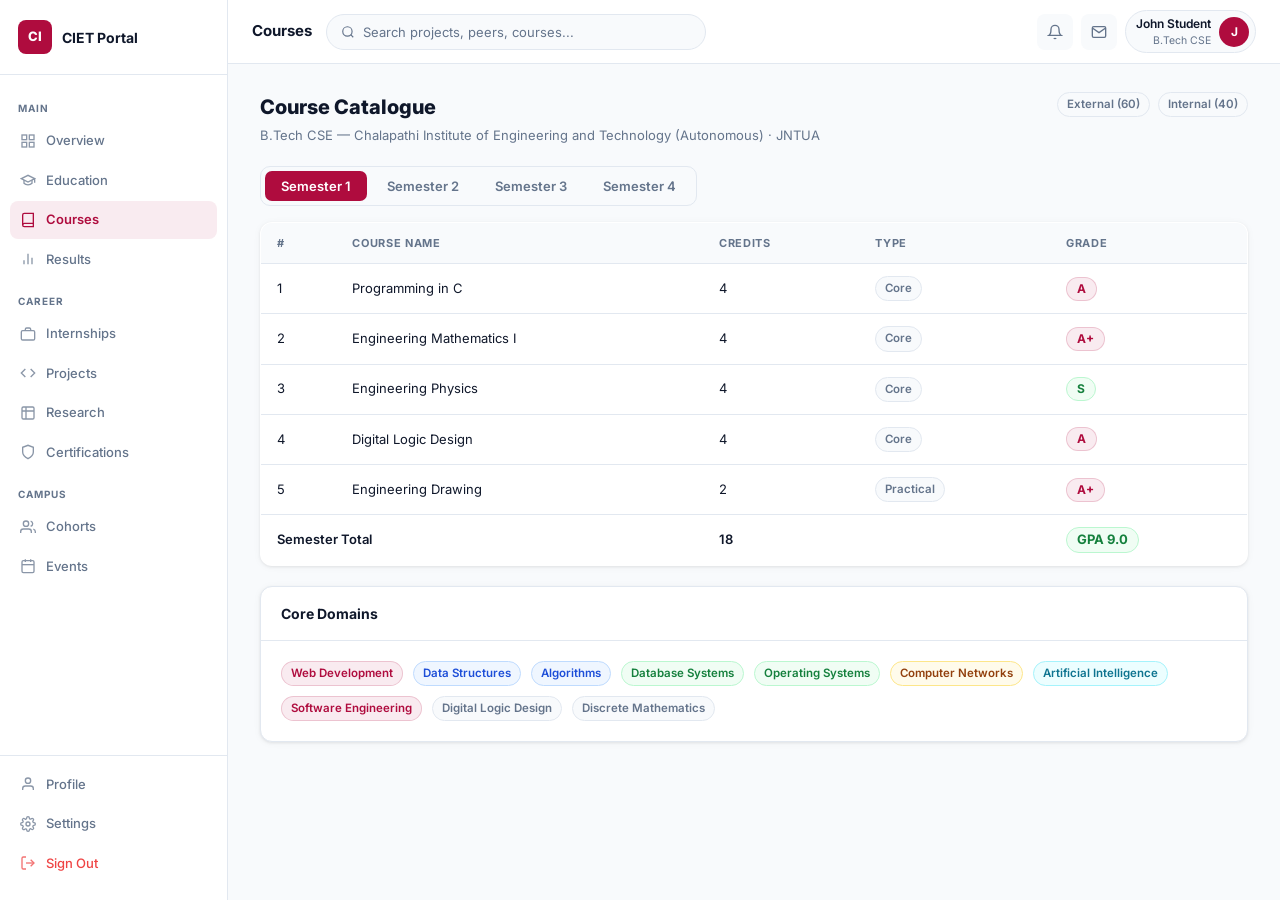
<file: courses.html>
<!DOCTYPE html>
<html lang="en">
<head>
  <meta charset="UTF-8"/>
  <meta name="viewport" content="width=device-width, initial-scale=1.0"/>
  <title>Courses — CIET Portal</title>
  <link rel="stylesheet" href="css/portal.css"/>
</head>
<body>
<div class="sidebar-overlay" id="sidebar-overlay"></div>
<div class="app-wrapper">

  <!-- SIDEBAR (reusable) -->
  <aside class="sidebar">
    <div class="sidebar-logo"><div class="logo-icon">CI</div><span class="logo-text">CIET Portal</span></div>
    <nav class="sidebar-nav">
      <p class="nav-group-label">MAIN</p>
      <a class="nav-item" href="index.html"><svg xmlns="http://www.w3.org/2000/svg" viewBox="0 0 24 24" fill="none" stroke="currentColor" stroke-width="2"><rect x="3" y="3" width="7" height="7"/><rect x="14" y="3" width="7" height="7"/><rect x="14" y="14" width="7" height="7"/><rect x="3" y="14" width="7" height="7"/></svg>Overview</a>
      <a class="nav-item" href="education.html"><svg xmlns="http://www.w3.org/2000/svg" viewBox="0 0 24 24" fill="none" stroke="currentColor" stroke-width="2"><path d="M22 10v6M2 10l10-5 10 5-10 5z"/><path d="M6 12v5c3 3 9 3 12 0v-5"/></svg>Education</a>
      <a class="nav-item active" href="courses.html"><svg xmlns="http://www.w3.org/2000/svg" viewBox="0 0 24 24" fill="none" stroke="currentColor" stroke-width="2"><path d="M4 19.5A2.5 2.5 0 0 1 6.5 17H20"/><path d="M6.5 2H20v20H6.5A2.5 2.5 0 0 1 4 19.5v-15A2.5 2.5 0 0 1 6.5 2z"/></svg>Courses</a>
      <a class="nav-item" href="results.html"><svg xmlns="http://www.w3.org/2000/svg" viewBox="0 0 24 24" fill="none" stroke="currentColor" stroke-width="2"><line x1="18" y1="20" x2="18" y2="10"/><line x1="12" y1="20" x2="12" y2="4"/><line x1="6" y1="20" x2="6" y2="14"/></svg>Results</a>
      <p class="nav-group-label">CAREER</p>
      <a class="nav-item" href="internships.html"><svg xmlns="http://www.w3.org/2000/svg" viewBox="0 0 24 24" fill="none" stroke="currentColor" stroke-width="2"><rect x="2" y="7" width="20" height="14" rx="2"/><path d="M16 7V5a2 2 0 0 0-2-2h-4a2 2 0 0 0-2 2v2"/></svg>Internships</a>
      <a class="nav-item" href="projects.html"><svg xmlns="http://www.w3.org/2000/svg" viewBox="0 0 24 24" fill="none" stroke="currentColor" stroke-width="2"><polyline points="16 18 22 12 16 6"/><polyline points="8 6 2 12 8 18"/></svg>Projects</a>
      <a class="nav-item" href="research.html"><svg xmlns="http://www.w3.org/2000/svg" viewBox="0 0 24 24" fill="none" stroke="currentColor" stroke-width="2"><path d="M9 3H5a2 2 0 0 0-2 2v4m6-6h10a2 2 0 0 1 2 2v4M9 3v18m0 0h10a2 2 0 0 0 2-2V9M9 21H5a2 2 0 0 1-2-2V9m0 0h18"/></svg>Research</a>
      <a class="nav-item" href="certifications.html"><svg xmlns="http://www.w3.org/2000/svg" viewBox="0 0 24 24" fill="none" stroke="currentColor" stroke-width="2"><path d="M12 22s8-4 8-10V5l-8-3-8 3v7c0 6 8 10 8 10z"/></svg>Certifications</a>
      <p class="nav-group-label">CAMPUS</p>
      <a class="nav-item" href="cohorts.html"><svg xmlns="http://www.w3.org/2000/svg" viewBox="0 0 24 24" fill="none" stroke="currentColor" stroke-width="2"><path d="M17 21v-2a4 4 0 0 0-4-4H5a4 4 0 0 0-4 4v2"/><circle cx="9" cy="7" r="4"/><path d="M23 21v-2a4 4 0 0 0-3-3.87"/><path d="M16 3.13a4 4 0 0 1 0 7.75"/></svg>Cohorts</a>
      <a class="nav-item" href="events.html"><svg xmlns="http://www.w3.org/2000/svg" viewBox="0 0 24 24" fill="none" stroke="currentColor" stroke-width="2"><rect x="3" y="4" width="18" height="18" rx="2"/><line x1="16" y1="2" x2="16" y2="6"/><line x1="8" y1="2" x2="8" y2="6"/><line x1="3" y1="10" x2="21" y2="10"/></svg>Events</a>
    </nav>
    <div class="sidebar-bottom">
      <a class="nav-item" href="profile.html"><svg xmlns="http://www.w3.org/2000/svg" viewBox="0 0 24 24" fill="none" stroke="currentColor" stroke-width="2"><path d="M20 21v-2a4 4 0 0 0-4-4H8a4 4 0 0 0-4 4v2"/><circle cx="12" cy="7" r="4"/></svg>Profile</a>
      <a class="nav-item" href="settings.html"><svg xmlns="http://www.w3.org/2000/svg" viewBox="0 0 24 24" fill="none" stroke="currentColor" stroke-width="2"><circle cx="12" cy="12" r="3"/><path d="M19.4 15a1.65 1.65 0 0 0 .33 1.82l.06.06a2 2 0 0 1-2.83 2.83l-.06-.06a1.65 1.65 0 0 0-1.82-.33 1.65 1.65 0 0 0-1 1.51V21a2 2 0 0 1-4 0v-.09A1.65 1.65 0 0 0 9 19.4a1.65 1.65 0 0 0-1.82.33l-.06.06a2 2 0 0 1-2.83-2.83l.06-.06A1.65 1.65 0 0 0 4.68 15a1.65 1.65 0 0 0-1.51-1H3a2 2 0 0 1 0-4h.09A1.65 1.65 0 0 0 4.6 9a1.65 1.65 0 0 0-.33-1.82l-.06-.06a2 2 0 0 1 2.83-2.83l.06.06A1.65 1.65 0 0 0 9 4.68a1.65 1.65 0 0 0 1-1.51V3a2 2 0 0 1 4 0v.09a1.65 1.65 0 0 0 1 1.51 1.65 1.65 0 0 0 1.82-.33l.06-.06a2 2 0 0 1 2.83 2.83l-.06.06A1.65 1.65 0 0 0 19.4 9a1.65 1.65 0 0 0 1.51 1H21a2 2 0 0 1 0 4h-.09a1.65 1.65 0 0 0-1.51 1z"/></svg>Settings</a>
      <a class="nav-item danger" href="#"><svg xmlns="http://www.w3.org/2000/svg" viewBox="0 0 24 24" fill="none" stroke="currentColor" stroke-width="2"><path d="M9 21H5a2 2 0 0 1-2-2V5a2 2 0 0 1 2-2h4"/><polyline points="16 17 21 12 16 7"/><line x1="21" y1="12" x2="9" y2="12"/></svg>Sign Out</a>
    </div>
  </aside>

  <!-- TOPBAR -->
  <header class="topbar">
    <div class="topbar-left">
      <button class="hamburger" id="hamburger"><svg xmlns="http://www.w3.org/2000/svg" viewBox="0 0 24 24" fill="none" stroke="currentColor" stroke-width="2"><line x1="3" y1="6" x2="21" y2="6"/><line x1="3" y1="12" x2="21" y2="12"/><line x1="3" y1="18" x2="21" y2="18"/></svg></button>
      <span class="page-title">Courses</span>
      <div class="search-bar"><svg xmlns="http://www.w3.org/2000/svg" viewBox="0 0 24 24" fill="none" stroke="currentColor" stroke-width="2"><circle cx="11" cy="11" r="8"/><line x1="21" y1="21" x2="16.65" y2="16.65"/></svg><input type="text" placeholder="Search projects, peers, courses..."/></div>
    </div>
    <div class="topbar-right">
      <button class="icon-btn"><svg xmlns="http://www.w3.org/2000/svg" viewBox="0 0 24 24" fill="none" stroke="currentColor" stroke-width="2"><path d="M18 8A6 6 0 0 0 6 8c0 7-3 9-3 9h18s-3-2-3-9"/><path d="M13.73 21a2 2 0 0 1-3.46 0"/></svg></button>
      <button class="icon-btn"><svg xmlns="http://www.w3.org/2000/svg" viewBox="0 0 24 24" fill="none" stroke="currentColor" stroke-width="2"><path d="M4 4h16c1.1 0 2 .9 2 2v12c0 1.1-.9 2-2 2H4c-1.1 0-2-.9-2-2V6c0-1.1.9-2 2-2z"/><polyline points="22,6 12,13 2,6"/></svg></button>
      <div class="user-chip"><div class="user-chip-info"><div class="name">John Student</div><div class="role">B.Tech CSE</div></div><div class="avatar">J</div></div>
    </div>
  </header>

  <main class="main-content">
    <div class="flex-between">
      <div>
        <h1 class="section-title">Course Catalogue</h1>
        <p class="section-sub">B.Tech CSE — Chalapathi Institute of Engineering and Technology (Autonomous) · JNTUA</p>
      </div>
      <div style="display:flex;align-items:center;gap:8px;">
        <span class="tag">External (60)</span>
        <span class="tag">Internal (40)</span>
      </div>
    </div>

    <div data-tabs-parent="true">
      <div class="tab-bar">
        <button class="tab-btn active" data-tab="sem1">Semester 1</button>
        <button class="tab-btn" data-tab="sem2">Semester 2</button>
        <button class="tab-btn" data-tab="sem3">Semester 3</button>
        <button class="tab-btn" data-tab="sem4">Semester 4</button>
      </div>

      <!-- SEMESTER 1 -->
      <div class="tab-pane active" id="sem1">
        <table class="course-table">
          <thead><tr><th>#</th><th>Course Name</th><th>Credits</th><th>Type</th><th>Grade</th></tr></thead>
          <tbody>
            <tr><td>1</td><td>Programming in C</td><td>4</td><td><span class="tag">Core</span></td><td><span class="grade-pill grade-a">A</span></td></tr>
            <tr><td>2</td><td>Engineering Mathematics I</td><td>4</td><td><span class="tag">Core</span></td><td><span class="grade-pill grade-a">A+</span></td></tr>
            <tr><td>3</td><td>Engineering Physics</td><td>4</td><td><span class="tag">Core</span></td><td><span class="grade-pill grade-s">S</span></td></tr>
            <tr><td>4</td><td>Digital Logic Design</td><td>4</td><td><span class="tag">Core</span></td><td><span class="grade-pill grade-a">A</span></td></tr>
            <tr><td>5</td><td>Engineering Drawing</td><td>2</td><td><span class="tag">Practical</span></td><td><span class="grade-pill grade-a">A+</span></td></tr>
            <tr><td colspan="2" style="font-weight:600;">Semester Total</td><td style="font-weight:600;">18</td><td></td><td><span class="grade-pill grade-s" style="font-size:13px;">GPA 9.0</span></td></tr>
          </tbody>
        </table>
      </div>

      <!-- SEMESTER 2 -->
      <div class="tab-pane" id="sem2">
        <table class="course-table">
          <thead><tr><th>#</th><th>Course Name</th><th>Credits</th><th>Type</th><th>Grade</th></tr></thead>
          <tbody>
            <tr><td>1</td><td>Object Oriented Programming (Java)</td><td>4</td><td><span class="tag">Core</span></td><td><span class="grade-pill grade-a">A+</span></td></tr>
            <tr><td>2</td><td>Data Structures</td><td>4</td><td><span class="tag">Core</span></td><td><span class="grade-pill grade-s">S</span></td></tr>
            <tr><td>3</td><td>Linear Algebra & Calculus</td><td>4</td><td><span class="tag">Core</span></td><td><span class="grade-pill grade-a">A</span></td></tr>
            <tr><td>4</td><td>Discrete Mathematics</td><td>4</td><td><span class="tag">Core</span></td><td><span class="grade-pill grade-a">A</span></td></tr>
            <tr><td>5</td><td>OOP Lab</td><td>2</td><td><span class="tag">Practical</span></td><td><span class="grade-pill grade-s">S</span></td></tr>
            <tr><td>6</td><td>English Communication</td><td>2</td><td><span class="tag">Elective</span></td><td><span class="grade-pill grade-a">A+</span></td></tr>
            <tr><td colspan="2" style="font-weight:600;">Semester Total</td><td style="font-weight:600;">20</td><td></td><td><span class="grade-pill grade-s" style="font-size:13px;">GPA 9.1</span></td></tr>
          </tbody>
        </table>
      </div>

      <!-- SEMESTER 3 -->
      <div class="tab-pane" id="sem3">
        <table class="course-table">
          <thead><tr><th>#</th><th>Course Name</th><th>Credits</th><th>Type</th><th>Grade</th></tr></thead>
          <tbody>
            <tr><td>1</td><td>Computer Networks</td><td>4</td><td><span class="tag">Core</span></td><td><span class="grade-pill grade-a">A+</span></td></tr>
            <tr><td>2</td><td>Database Systems</td><td>4</td><td><span class="tag">Core</span></td><td><span class="grade-pill grade-s">S</span></td></tr>
            <tr><td>3</td><td>Algorithms</td><td>4</td><td><span class="tag">Core</span></td><td><span class="grade-pill grade-a">A+</span></td></tr>
            <tr><td>4</td><td>Operating Systems</td><td>4</td><td><span class="tag">Core</span></td><td><span class="grade-pill grade-s">S</span></td></tr>
            <tr><td>5</td><td>Probability & Statistics</td><td>4</td><td><span class="tag">Core</span></td><td><span class="grade-pill grade-a">A</span></td></tr>
            <tr><td>6</td><td>Networks & DB Lab</td><td>2</td><td><span class="tag">Practical</span></td><td><span class="grade-pill grade-s">S</span></td></tr>
            <tr><td colspan="2" style="font-weight:600;">Semester Total</td><td style="font-weight:600;">22</td><td></td><td><span class="grade-pill grade-s" style="font-size:13px;">GPA 9.3</span></td></tr>
          </tbody>
        </table>
      </div>

      <!-- SEMESTER 4 -->
      <div class="tab-pane" id="sem4">
        <table class="course-table">
          <thead><tr><th>#</th><th>Course Name</th><th>Credits</th><th>Type</th><th>Grade</th></tr></thead>
          <tbody>
            <tr><td>1</td><td>Software Engineering</td><td>4</td><td><span class="tag">Core</span></td><td><span class="grade-pill grade-b">Ongoing</span></td></tr>
            <tr><td>2</td><td>Artificial Intelligence</td><td>4</td><td><span class="tag">Core</span></td><td><span class="grade-pill grade-b">Ongoing</span></td></tr>
            <tr><td>3</td><td>Web Technologies</td><td>4</td><td><span class="tag">Core</span></td><td><span class="grade-pill grade-b">Ongoing</span></td></tr>
            <tr><td>4</td><td>Computer Organisation</td><td>4</td><td><span class="tag">Core</span></td><td><span class="grade-pill grade-b">Ongoing</span></td></tr>
            <tr><td>5</td><td>Open Elective I</td><td>3</td><td><span class="tag">Elective</span></td><td><span class="grade-pill grade-b">Ongoing</span></td></tr>
            <tr><td>6</td><td>AI & Web Lab</td><td>2</td><td><span class="tag">Practical</span></td><td><span class="grade-pill grade-b">Ongoing</span></td></tr>
          </tbody>
        </table>
        <div style="background:var(--primary-light);border:1px solid rgba(175,12,62,0.15);border-radius:var(--radius);padding:14px 18px;margin-top:12px;font-size:13px;color:var(--primary);">
          <strong>Semester in progress.</strong> Grades will appear after final examinations.
        </div>
      </div>
    </div>

    <!-- Core Domains -->
    <div class="card" style="margin-top:20px;">
      <div class="card-header-custom"><h2 style="font-size:14px;font-weight:700;">Core Domains</h2></div>
      <div class="card-body" style="display:flex;flex-wrap:wrap;gap:10px;">
        <span class="tag tag-primary">Web Development</span>
        <span class="tag tag-blue">Data Structures</span>
        <span class="tag tag-blue">Algorithms</span>
        <span class="tag tag-green">Database Systems</span>
        <span class="tag tag-green">Operating Systems</span>
        <span class="tag tag-amber">Computer Networks</span>
        <span class="tag tag-cyan">Artificial Intelligence</span>
        <span class="tag tag-primary">Software Engineering</span>
        <span class="tag">Digital Logic Design</span>
        <span class="tag">Discrete Mathematics</span>
      </div>
    </div>
  </main>
</div>
<script src="js/portal.js"></script>
</body>
</html>
</file>
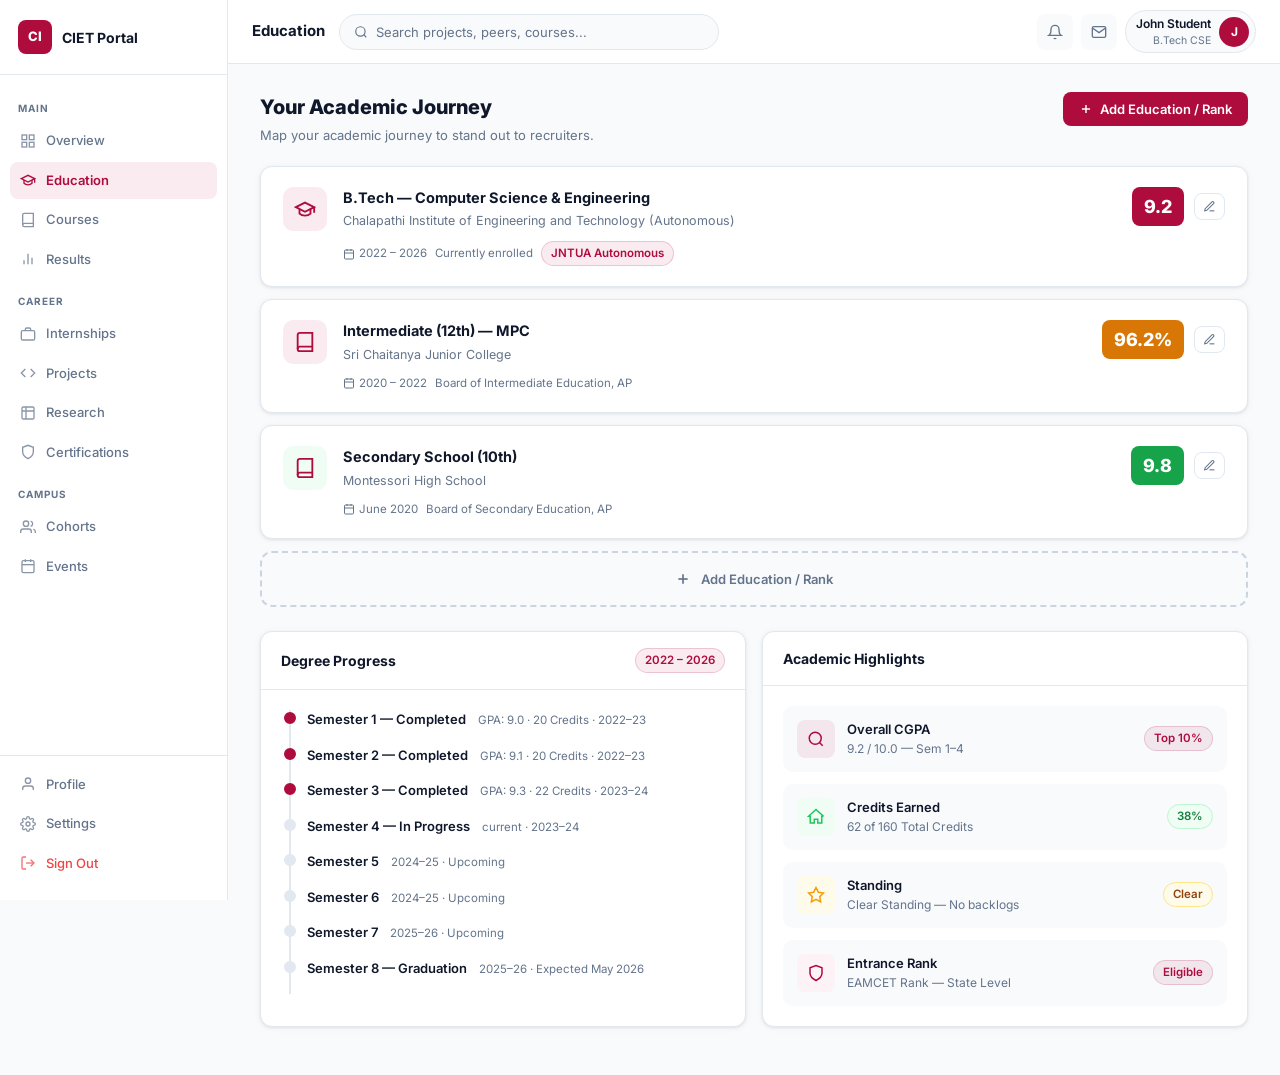
<file: education.html>
<!DOCTYPE html>
<html lang="en">
<head>
  <meta charset="UTF-8"/>
  <meta name="viewport" content="width=device-width, initial-scale=1.0"/>
  <title>Education — CIET Portal</title>
  <link rel="stylesheet" href="css/portal.css"/>
</head>
<body>
<div class="sidebar-overlay" id="sidebar-overlay"></div>
<div class="app-wrapper">

  <!-- SIDEBAR -->
  <aside class="sidebar">
    <div class="sidebar-logo">
      <div class="logo-icon">CI</div>
      <span class="logo-text">CIET Portal</span>
    </div>
    <nav class="sidebar-nav">
      <p class="nav-group-label">MAIN</p>
      <a class="nav-item" href="index.html"><svg xmlns="http://www.w3.org/2000/svg" viewBox="0 0 24 24" fill="none" stroke="currentColor" stroke-width="2"><rect x="3" y="3" width="7" height="7"/><rect x="14" y="3" width="7" height="7"/><rect x="14" y="14" width="7" height="7"/><rect x="3" y="14" width="7" height="7"/></svg>Overview</a>
      <a class="nav-item active" href="education.html"><svg xmlns="http://www.w3.org/2000/svg" viewBox="0 0 24 24" fill="none" stroke="currentColor" stroke-width="2"><path d="M22 10v6M2 10l10-5 10 5-10 5z"/><path d="M6 12v5c3 3 9 3 12 0v-5"/></svg>Education</a>
      <a class="nav-item" href="courses.html"><svg xmlns="http://www.w3.org/2000/svg" viewBox="0 0 24 24" fill="none" stroke="currentColor" stroke-width="2"><path d="M4 19.5A2.5 2.5 0 0 1 6.5 17H20"/><path d="M6.5 2H20v20H6.5A2.5 2.5 0 0 1 4 19.5v-15A2.5 2.5 0 0 1 6.5 2z"/></svg>Courses</a>
      <a class="nav-item" href="results.html"><svg xmlns="http://www.w3.org/2000/svg" viewBox="0 0 24 24" fill="none" stroke="currentColor" stroke-width="2"><line x1="18" y1="20" x2="18" y2="10"/><line x1="12" y1="20" x2="12" y2="4"/><line x1="6" y1="20" x2="6" y2="14"/></svg>Results</a>
      <p class="nav-group-label">CAREER</p>
      <a class="nav-item" href="internships.html"><svg xmlns="http://www.w3.org/2000/svg" viewBox="0 0 24 24" fill="none" stroke="currentColor" stroke-width="2"><rect x="2" y="7" width="20" height="14" rx="2"/><path d="M16 7V5a2 2 0 0 0-2-2h-4a2 2 0 0 0-2 2v2"/></svg>Internships</a>
      <a class="nav-item" href="projects.html"><svg xmlns="http://www.w3.org/2000/svg" viewBox="0 0 24 24" fill="none" stroke="currentColor" stroke-width="2"><polyline points="16 18 22 12 16 6"/><polyline points="8 6 2 12 8 18"/></svg>Projects</a>
      <a class="nav-item" href="research.html"><svg xmlns="http://www.w3.org/2000/svg" viewBox="0 0 24 24" fill="none" stroke="currentColor" stroke-width="2"><path d="M9 3H5a2 2 0 0 0-2 2v4m6-6h10a2 2 0 0 1 2 2v4M9 3v18m0 0h10a2 2 0 0 0 2-2V9M9 21H5a2 2 0 0 1-2-2V9m0 0h18"/></svg>Research</a>
      <a class="nav-item" href="certifications.html"><svg xmlns="http://www.w3.org/2000/svg" viewBox="0 0 24 24" fill="none" stroke="currentColor" stroke-width="2"><path d="M12 22s8-4 8-10V5l-8-3-8 3v7c0 6 8 10 8 10z"/></svg>Certifications</a>
      <p class="nav-group-label">CAMPUS</p>
      <a class="nav-item" href="cohorts.html"><svg xmlns="http://www.w3.org/2000/svg" viewBox="0 0 24 24" fill="none" stroke="currentColor" stroke-width="2"><path d="M17 21v-2a4 4 0 0 0-4-4H5a4 4 0 0 0-4 4v2"/><circle cx="9" cy="7" r="4"/><path d="M23 21v-2a4 4 0 0 0-3-3.87"/><path d="M16 3.13a4 4 0 0 1 0 7.75"/></svg>Cohorts</a>
      <a class="nav-item" href="events.html"><svg xmlns="http://www.w3.org/2000/svg" viewBox="0 0 24 24" fill="none" stroke="currentColor" stroke-width="2"><rect x="3" y="4" width="18" height="18" rx="2"/><line x1="16" y1="2" x2="16" y2="6"/><line x1="8" y1="2" x2="8" y2="6"/><line x1="3" y1="10" x2="21" y2="10"/></svg>Events</a>
    </nav>
    <div class="sidebar-bottom">
      <a class="nav-item" href="profile.html"><svg xmlns="http://www.w3.org/2000/svg" viewBox="0 0 24 24" fill="none" stroke="currentColor" stroke-width="2"><path d="M20 21v-2a4 4 0 0 0-4-4H8a4 4 0 0 0-4 4v2"/><circle cx="12" cy="7" r="4"/></svg>Profile</a>
      <a class="nav-item" href="settings.html"><svg xmlns="http://www.w3.org/2000/svg" viewBox="0 0 24 24" fill="none" stroke="currentColor" stroke-width="2"><circle cx="12" cy="12" r="3"/><path d="M19.4 15a1.65 1.65 0 0 0 .33 1.82l.06.06a2 2 0 0 1-2.83 2.83l-.06-.06a1.65 1.65 0 0 0-1.82-.33 1.65 1.65 0 0 0-1 1.51V21a2 2 0 0 1-4 0v-.09A1.65 1.65 0 0 0 9 19.4a1.65 1.65 0 0 0-1.82.33l-.06.06a2 2 0 0 1-2.83-2.83l.06-.06A1.65 1.65 0 0 0 4.68 15a1.65 1.65 0 0 0-1.51-1H3a2 2 0 0 1 0-4h.09A1.65 1.65 0 0 0 4.6 9a1.65 1.65 0 0 0-.33-1.82l-.06-.06a2 2 0 0 1 2.83-2.83l.06.06A1.65 1.65 0 0 0 9 4.68a1.65 1.65 0 0 0 1-1.51V3a2 2 0 0 1 4 0v.09a1.65 1.65 0 0 0 1 1.51 1.65 1.65 0 0 0 1.82-.33l.06-.06a2 2 0 0 1 2.83 2.83l-.06.06A1.65 1.65 0 0 0 19.4 9a1.65 1.65 0 0 0 1.51 1H21a2 2 0 0 1 0 4h-.09a1.65 1.65 0 0 0-1.51 1z"/></svg>Settings</a>
      <a class="nav-item danger" href="#"><svg xmlns="http://www.w3.org/2000/svg" viewBox="0 0 24 24" fill="none" stroke="currentColor" stroke-width="2"><path d="M9 21H5a2 2 0 0 1-2-2V5a2 2 0 0 1 2-2h4"/><polyline points="16 17 21 12 16 7"/><line x1="21" y1="12" x2="9" y2="12"/></svg>Sign Out</a>
    </div>
  </aside>

  <!-- TOPBAR -->
  <header class="topbar">
    <div class="topbar-left">
      <button class="hamburger" id="hamburger"><svg xmlns="http://www.w3.org/2000/svg" viewBox="0 0 24 24" fill="none" stroke="currentColor" stroke-width="2"><line x1="3" y1="6" x2="21" y2="6"/><line x1="3" y1="12" x2="21" y2="12"/><line x1="3" y1="18" x2="21" y2="18"/></svg></button>
      <span class="page-title">Education</span>
      <div class="search-bar"><svg xmlns="http://www.w3.org/2000/svg" viewBox="0 0 24 24" fill="none" stroke="currentColor" stroke-width="2"><circle cx="11" cy="11" r="8"/><line x1="21" y1="21" x2="16.65" y2="16.65"/></svg><input type="text" placeholder="Search projects, peers, courses..."/></div>
    </div>
    <div class="topbar-right">
      <button class="icon-btn" title="Notifications"><svg xmlns="http://www.w3.org/2000/svg" viewBox="0 0 24 24" fill="none" stroke="currentColor" stroke-width="2"><path d="M18 8A6 6 0 0 0 6 8c0 7-3 9-3 9h18s-3-2-3-9"/><path d="M13.73 21a2 2 0 0 1-3.46 0"/></svg></button>
      <button class="icon-btn" title="Messages"><svg xmlns="http://www.w3.org/2000/svg" viewBox="0 0 24 24" fill="none" stroke="currentColor" stroke-width="2"><path d="M4 4h16c1.1 0 2 .9 2 2v12c0 1.1-.9 2-2 2H4c-1.1 0-2-.9-2-2V6c0-1.1.9-2 2-2z"/><polyline points="22,6 12,13 2,6"/></svg></button>
      <div class="user-chip"><div class="user-chip-info"><div class="name">John Student</div><div class="role">B.Tech CSE</div></div><div class="avatar">J</div></div>
    </div>
  </header>

  <!-- MAIN CONTENT -->
  <main class="main-content">

    <div class="flex-between">
      <div>
        <h1 class="section-title">Your Academic Journey</h1>
        <p class="section-sub">Map your academic journey to stand out to recruiters.</p>
      </div>
      <button class="btn-primary">
        <svg xmlns="http://www.w3.org/2000/svg" width="14" height="14" viewBox="0 0 24 24" fill="none" stroke="currentColor" stroke-width="2.5"><line x1="12" y1="5" x2="12" y2="19"/><line x1="5" y1="12" x2="19" y2="12"/></svg>
        Add Education / Rank
      </button>
    </div>

    <!-- Education Cards -->
    <div class="edu-card" style="position:relative;">
      <div class="edu-icon">
        <svg xmlns="http://www.w3.org/2000/svg" viewBox="0 0 24 24" fill="none" stroke="currentColor" stroke-width="2"><path d="M22 10v6M2 10l10-5 10 5-10 5z"/><path d="M6 12v5c3 3 9 3 12 0v-5"/></svg>
      </div>
      <div class="edu-body">
        <div class="edu-degree">B.Tech — Computer Science & Engineering</div>
        <div class="edu-inst">Chalapathi Institute of Engineering and Technology (Autonomous)</div>
        <div class="edu-meta">
          <span class="edu-chip"><svg xmlns="http://www.w3.org/2000/svg" viewBox="0 0 24 24" fill="none" stroke="currentColor" stroke-width="2"><rect x="3" y="4" width="18" height="18" rx="2"/><line x1="16" y1="2" x2="16" y2="6"/><line x1="8" y1="2" x2="8" y2="6"/><line x1="3" y1="10" x2="21" y2="10"/></svg> 2022 – 2026</span>
          <span class="edu-chip">Currently enrolled</span>
          <span class="tag tag-primary">JNTUA Autonomous</span>
        </div>
      </div>
      <div style="display:flex;align-items:center;gap:10px;">
        <div class="edu-badge">9.2</div>
        <button class="btn-ghost edu-edit-btn" title="Edit" style="padding:6px 8px;">
          <svg xmlns="http://www.w3.org/2000/svg" width="13" height="13" viewBox="0 0 24 24" fill="none" stroke="currentColor" stroke-width="2"><path d="M12 20h9"/><path d="M16.5 3.5a2.121 2.121 0 0 1 3 3L7 19l-4 1 1-4L16.5 3.5z"/></svg>
        </button>
      </div>
    </div>

    <div class="edu-card" style="position:relative;">
      <div class="edu-icon">
        <svg xmlns="http://www.w3.org/2000/svg" viewBox="0 0 24 24" fill="none" stroke="currentColor" stroke-width="2"><path d="M4 19.5A2.5 2.5 0 0 1 6.5 17H20"/><path d="M6.5 2H20v20H6.5A2.5 2.5 0 0 1 4 19.5v-15A2.5 2.5 0 0 1 6.5 2z"/></svg>
      </div>
      <div class="edu-body">
        <div class="edu-degree">Intermediate (12th) — MPC</div>
        <div class="edu-inst">Sri Chaitanya Junior College</div>
        <div class="edu-meta">
          <span class="edu-chip"><svg xmlns="http://www.w3.org/2000/svg" viewBox="0 0 24 24" fill="none" stroke="currentColor" stroke-width="2"><rect x="3" y="4" width="18" height="18" rx="2"/><line x1="16" y1="2" x2="16" y2="6"/><line x1="8" y1="2" x2="8" y2="6"/><line x1="3" y1="10" x2="21" y2="10"/></svg> 2020 – 2022</span>
          <span class="edu-chip">Board of Intermediate Education, AP</span>
        </div>
      </div>
      <div style="display:flex;align-items:center;gap:10px;">
        <div class="edu-badge" style="background:var(--amber);">96.2%</div>
        <button class="btn-ghost edu-edit-btn" title="Edit" style="padding:6px 8px;">
          <svg xmlns="http://www.w3.org/2000/svg" width="13" height="13" viewBox="0 0 24 24" fill="none" stroke="currentColor" stroke-width="2"><path d="M12 20h9"/><path d="M16.5 3.5a2.121 2.121 0 0 1 3 3L7 19l-4 1 1-4L16.5 3.5z"/></svg>
        </button>
      </div>
    </div>

    <div class="edu-card" style="position:relative;">
      <div class="edu-icon" style="background:#f0fdf4;">
        <svg xmlns="http://www.w3.org/2000/svg" viewBox="0 0 24 24" fill="none" stroke="#22c55e" stroke-width="2"><path d="M4 19.5A2.5 2.5 0 0 1 6.5 17H20"/><path d="M6.5 2H20v20H6.5A2.5 2.5 0 0 1 4 19.5v-15A2.5 2.5 0 0 1 6.5 2z"/></svg>
      </div>
      <div class="edu-body">
        <div class="edu-degree">Secondary School (10th)</div>
        <div class="edu-inst">Montessori High School</div>
        <div class="edu-meta">
          <span class="edu-chip"><svg xmlns="http://www.w3.org/2000/svg" viewBox="0 0 24 24" fill="none" stroke="currentColor" stroke-width="2"><rect x="3" y="4" width="18" height="18" rx="2"/><line x1="16" y1="2" x2="16" y2="6"/><line x1="8" y1="2" x2="8" y2="6"/><line x1="3" y1="10" x2="21" y2="10"/></svg> June 2020</span>
          <span class="edu-chip">Board of Secondary Education, AP</span>
        </div>
      </div>
      <div style="display:flex;align-items:center;gap:10px;">
        <div class="edu-badge" style="background:#16a34a;">9.8</div>
        <button class="btn-ghost edu-edit-btn" title="Edit" style="padding:6px 8px;">
          <svg xmlns="http://www.w3.org/2000/svg" width="13" height="13" viewBox="0 0 24 24" fill="none" stroke="currentColor" stroke-width="2"><path d="M12 20h9"/><path d="M16.5 3.5a2.121 2.121 0 0 1 3 3L7 19l-4 1 1-4L16.5 3.5z"/></svg>
        </button>
      </div>
    </div>

    <!-- Add Education / Rank — dashed card -->
    <button class="add-edu-btn" onclick="DRAWERS['add-education']()" style="display:flex;align-items:center;justify-content:center;gap:10px;width:100%;padding:18px;background:transparent;border:2px dashed #cbd5e1;border-radius:12px;font-size:13px;font-weight:600;color:#64748b;cursor:pointer;transition:border-color .2s,color .2s,background .2s;margin-bottom:24px;" onmouseover="this.style.borderColor='#AF0C3E';this.style.color='#AF0C3E';this.style.background='rgba(175,12,62,.03)'" onmouseout="this.style.borderColor='#cbd5e1';this.style.color='#64748b';this.style.background='transparent'">
      <svg xmlns="http://www.w3.org/2000/svg" width="16" height="16" viewBox="0 0 24 24" fill="none" stroke="currentColor" stroke-width="2.5"><line x1="12" y1="5" x2="12" y2="19"/><line x1="5" y1="12" x2="19" y2="12"/></svg>
      Add Education / Rank
    </button>

    <!-- Degree Progress -->
    <div class="two-col-grid" style="margin-top:24px;">
      <div class="card">
        <div class="card-header-custom">
          <h2 style="font-size:14px;font-weight:700;">Degree Progress</h2>
          <span class="tag tag-primary">2022 – 2026</span>
        </div>
        <div class="card-body">
          <div class="timeline">
            <div class="timeline-item">
              <div class="timeline-dot done"></div>
              <div class="timeline-label">Semester 1 — Completed</div>
              <div class="timeline-sub">GPA: 9.0 · 20 Credits · 2022–23</div>
            </div>
            <div class="timeline-item">
              <div class="timeline-dot done"></div>
              <div class="timeline-label">Semester 2 — Completed</div>
              <div class="timeline-sub">GPA: 9.1 · 20 Credits · 2022–23</div>
            </div>
            <div class="timeline-item">
              <div class="timeline-dot done"></div>
              <div class="timeline-label">Semester 3 — Completed</div>
              <div class="timeline-sub">GPA: 9.3 · 22 Credits · 2023–24</div>
            </div>
            <div class="timeline-item">
              <div class="timeline-dot"></div>
              <div class="timeline-label">Semester 4 — In Progress</div>
              <div class="timeline-sub">current · 2023–24</div>
            </div>
            <div class="timeline-item">
              <div class="timeline-dot locked"></div>
              <div class="timeline-label">Semester 5</div>
              <div class="timeline-sub">2024–25 · Upcoming</div>
            </div>
            <div class="timeline-item">
              <div class="timeline-dot locked"></div>
              <div class="timeline-label">Semester 6</div>
              <div class="timeline-sub">2024–25 · Upcoming</div>
            </div>
            <div class="timeline-item">
              <div class="timeline-dot locked"></div>
              <div class="timeline-label">Semester 7</div>
              <div class="timeline-sub">2025–26 · Upcoming</div>
            </div>
            <div class="timeline-item" style="margin-bottom:0;">
              <div class="timeline-dot locked"></div>
              <div class="timeline-label">Semester 8 — Graduation</div>
              <div class="timeline-sub">2025–26 · Expected May 2026</div>
            </div>
          </div>
        </div>
      </div>

      <!-- Academic Highlights -->
      <div class="card">
        <div class="card-header-custom">
          <h2 style="font-size:14px;font-weight:700;">Academic Highlights</h2>
        </div>
        <div class="card-body">
          <div style="display:flex;flex-direction:column;gap:12px;">
            <div style="display:flex;align-items:center;gap:12px;padding:14px;background:var(--bg);border-radius:10px;">
              <div style="width:38px;height:38px;background:var(--primary-light);border-radius:8px;display:flex;align-items:center;justify-content:center;flex-shrink:0;">
                <svg xmlns="http://www.w3.org/2000/svg" width="18" height="18" viewBox="0 0 24 24" fill="none" stroke="var(--primary)" stroke-width="2"><circle cx="11" cy="11" r="8"/><line x1="21" y1="21" x2="16.65" y2="16.65"/></svg>
              </div>
              <div><div style="font-size:13px;font-weight:600;">Overall CGPA</div><div style="font-size:12px;color:var(--muted);">9.2 / 10.0 — Sem 1–4</div></div>
              <span class="tag tag-primary" style="margin-left:auto;">Top 10%</span>
            </div>
            <div style="display:flex;align-items:center;gap:12px;padding:14px;background:var(--bg);border-radius:10px;">
              <div style="width:38px;height:38px;background:#f0fdf4;border-radius:8px;display:flex;align-items:center;justify-content:center;flex-shrink:0;">
                <svg xmlns="http://www.w3.org/2000/svg" width="18" height="18" viewBox="0 0 24 24" fill="none" stroke="#22c55e" stroke-width="2"><polyline points="22 11.08 12 2 2 11.08 4.32 11.08 4.32 20 9.68 20 9.68 15 14.32 15 14.32 20 19.68 20 19.68 11.08 22 11.08Z"/></svg>
              </div>
              <div><div style="font-size:13px;font-weight:600;">Credits Earned</div><div style="font-size:12px;color:var(--muted);">62 of 160 Total Credits</div></div>
              <span class="tag tag-green" style="margin-left:auto;">38%</span>
            </div>
            <div style="display:flex;align-items:center;gap:12px;padding:14px;background:var(--bg);border-radius:10px;">
              <div style="width:38px;height:38px;background:#fffbeb;border-radius:8px;display:flex;align-items:center;justify-content:center;flex-shrink:0;">
                <svg xmlns="http://www.w3.org/2000/svg" width="18" height="18" viewBox="0 0 24 24" fill="none" stroke="#f59e0b" stroke-width="2"><polygon points="12 2 15.09 8.26 22 9.27 17 14.14 18.18 21.02 12 17.77 5.82 21.02 7 14.14 2 9.27 8.91 8.26 12 2"/></svg>
              </div>
              <div><div style="font-size:13px;font-weight:600;">Standing</div><div style="font-size:12px;color:var(--muted);">Clear Standing — No backlogs</div></div>
              <span class="tag tag-amber" style="margin-left:auto;">Clear</span>
            </div>
            <div style="display:flex;align-items:center;gap:12px;padding:14px;background:var(--bg);border-radius:10px;">
              <div style="width:38px;height:38px;background:#fdf2f5;border-radius:8px;display:flex;align-items:center;justify-content:center;flex-shrink:0;">
                <svg xmlns="http://www.w3.org/2000/svg" width="18" height="18" viewBox="0 0 24 24" fill="none" stroke="var(--primary)" stroke-width="2"><path d="M12 22s8-4 8-10V5l-8-3-8 3v7c0 6 8 10 8 10z"/></svg>
              </div>
              <div><div style="font-size:13px;font-weight:600;">Entrance Rank</div><div style="font-size:12px;color:var(--muted);">EAMCET Rank — State Level</div></div>
              <span class="tag tag-primary" style="margin-left:auto;">Eligible</span>
            </div>
          </div>
        </div>
      </div>
    </div>

  </main>
  <script>
    // Wire education edit buttons
    document.addEventListener('DOMContentLoaded', () => {
      document.querySelectorAll('.edu-edit-btn').forEach(btn => {
        btn.addEventListener('click', e => {
          e.stopPropagation();
          const card   = btn.closest('.edu-card');
          const degree = card?.querySelector('.edu-degree')?.textContent || 'Record';
          openDrawer('Edit: ' + degree, 'Update your academic record.', `
            <div style="display:flex;flex-direction:column;gap:14px;">
              <div class="df-group"><label class="df-label">Degree / Level</label><input type="text" class="df-input" value="${degree}"></div>
              <div class="df-group"><label class="df-label">Institution</label><input type="text" class="df-input" value="${card?.querySelector('.edu-inst')?.textContent || ''}"></div>
              <div style="display:flex;gap:10px;margin-top:24px;padding-top:20px;border-top:1px solid #e2e8f0;">
                <button onclick="showToast('Record deleted.','error');closeDrawer();" style="padding:9px 16px;background:#fef2f2;border:1.5px solid #fecaca;border-radius:8px;font-size:13px;font-weight:600;color:#dc2626;cursor:pointer;">Delete</button>
                <button onclick="closeDrawer()" class="df-btn-outline" style="flex:1;">Cancel</button>
                <button onclick="showToast('Record updated!','success');closeDrawer();" class="df-btn-primary" style="flex:1;">Save Changes</button>
              </div>
            </div>`);
        });
      });
    });
  </script>
</div>
<script src="js/portal.js"></script>
</body>
</html>
</file>
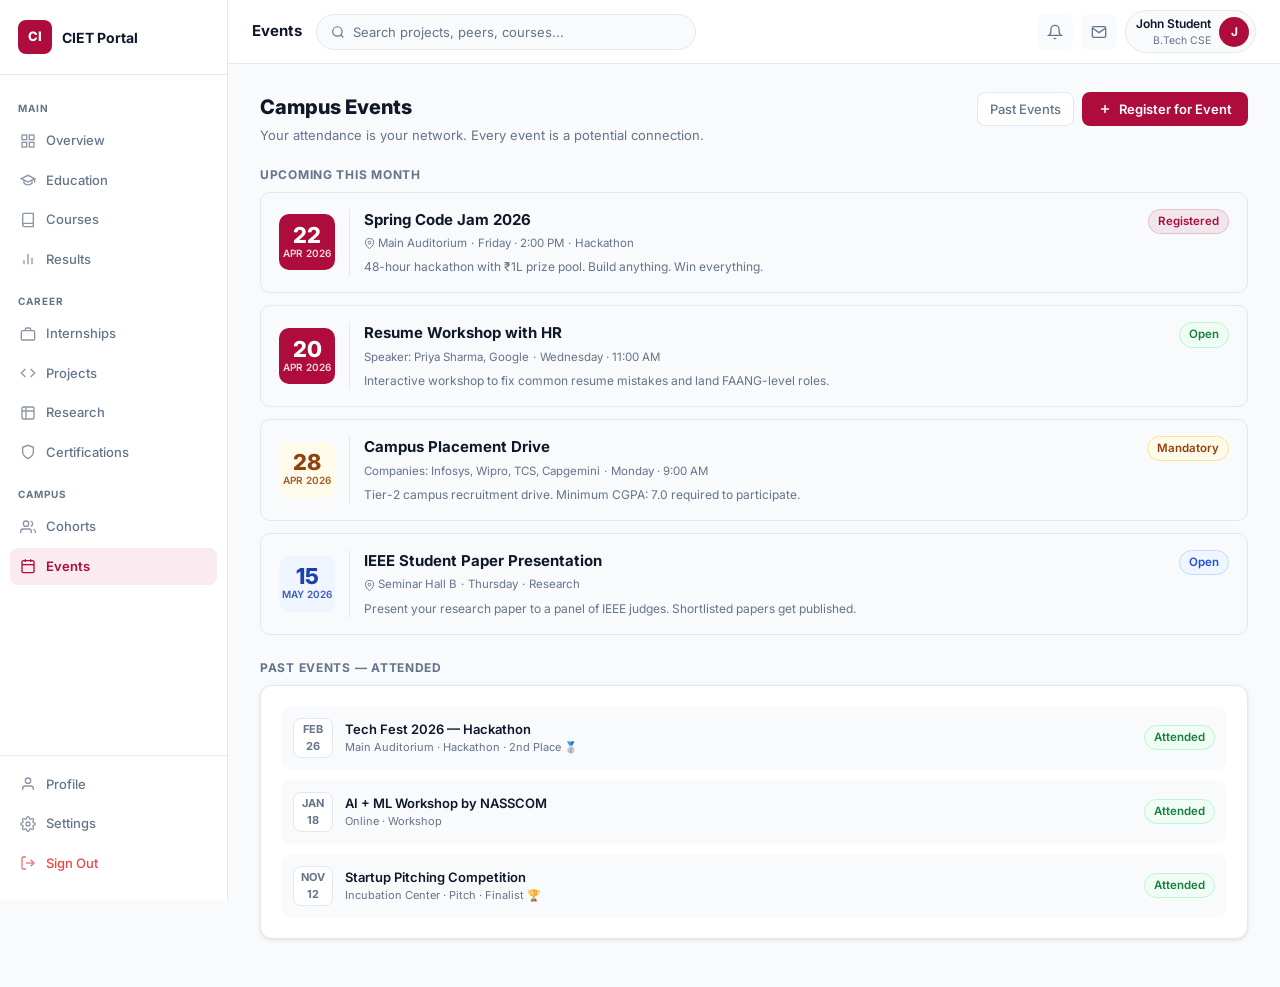
<file: events.html>
<!DOCTYPE html>
<html lang="en">
<head>
  <meta charset="UTF-8"/>
  <meta name="viewport" content="width=device-width, initial-scale=1.0"/>
  <title>Events — CIET Portal</title>
  <link rel="stylesheet" href="css/portal.css"/>
</head>
<body>
<div class="sidebar-overlay" id="sidebar-overlay"></div>
<div class="app-wrapper">
  <aside class="sidebar">
    <div class="sidebar-logo"><div class="logo-icon">CI</div><span class="logo-text">CIET Portal</span></div>
    <nav class="sidebar-nav">
      <p class="nav-group-label">MAIN</p>
      <a class="nav-item" href="index.html"><svg xmlns="http://www.w3.org/2000/svg" viewBox="0 0 24 24" fill="none" stroke="currentColor" stroke-width="2"><rect x="3" y="3" width="7" height="7"/><rect x="14" y="3" width="7" height="7"/><rect x="14" y="14" width="7" height="7"/><rect x="3" y="14" width="7" height="7"/></svg>Overview</a>
      <a class="nav-item" href="education.html"><svg xmlns="http://www.w3.org/2000/svg" viewBox="0 0 24 24" fill="none" stroke="currentColor" stroke-width="2"><path d="M22 10v6M2 10l10-5 10 5-10 5z"/><path d="M6 12v5c3 3 9 3 12 0v-5"/></svg>Education</a>
      <a class="nav-item" href="courses.html"><svg xmlns="http://www.w3.org/2000/svg" viewBox="0 0 24 24" fill="none" stroke="currentColor" stroke-width="2"><path d="M4 19.5A2.5 2.5 0 0 1 6.5 17H20"/><path d="M6.5 2H20v20H6.5A2.5 2.5 0 0 1 4 19.5v-15A2.5 2.5 0 0 1 6.5 2z"/></svg>Courses</a>
      <a class="nav-item" href="results.html"><svg xmlns="http://www.w3.org/2000/svg" viewBox="0 0 24 24" fill="none" stroke="currentColor" stroke-width="2"><line x1="18" y1="20" x2="18" y2="10"/><line x1="12" y1="20" x2="12" y2="4"/><line x1="6" y1="20" x2="6" y2="14"/></svg>Results</a>
      <p class="nav-group-label">CAREER</p>
      <a class="nav-item" href="internships.html"><svg xmlns="http://www.w3.org/2000/svg" viewBox="0 0 24 24" fill="none" stroke="currentColor" stroke-width="2"><rect x="2" y="7" width="20" height="14" rx="2"/><path d="M16 7V5a2 2 0 0 0-2-2h-4a2 2 0 0 0-2 2v2"/></svg>Internships</a>
      <a class="nav-item" href="projects.html"><svg xmlns="http://www.w3.org/2000/svg" viewBox="0 0 24 24" fill="none" stroke="currentColor" stroke-width="2"><polyline points="16 18 22 12 16 6"/><polyline points="8 6 2 12 8 18"/></svg>Projects</a>
      <a class="nav-item" href="research.html"><svg xmlns="http://www.w3.org/2000/svg" viewBox="0 0 24 24" fill="none" stroke="currentColor" stroke-width="2"><path d="M9 3H5a2 2 0 0 0-2 2v4m6-6h10a2 2 0 0 1 2 2v4M9 3v18m0 0h10a2 2 0 0 0 2-2V9M9 21H5a2 2 0 0 1-2-2V9m0 0h18"/></svg>Research</a>
      <a class="nav-item" href="certifications.html"><svg xmlns="http://www.w3.org/2000/svg" viewBox="0 0 24 24" fill="none" stroke="currentColor" stroke-width="2"><path d="M12 22s8-4 8-10V5l-8-3-8 3v7c0 6 8 10 8 10z"/></svg>Certifications</a>
      <p class="nav-group-label">CAMPUS</p>
      <a class="nav-item" href="cohorts.html"><svg xmlns="http://www.w3.org/2000/svg" viewBox="0 0 24 24" fill="none" stroke="currentColor" stroke-width="2"><path d="M17 21v-2a4 4 0 0 0-4-4H5a4 4 0 0 0-4 4v2"/><circle cx="9" cy="7" r="4"/><path d="M23 21v-2a4 4 0 0 0-3-3.87"/><path d="M16 3.13a4 4 0 0 1 0 7.75"/></svg>Cohorts</a>
      <a class="nav-item active" href="events.html"><svg xmlns="http://www.w3.org/2000/svg" viewBox="0 0 24 24" fill="none" stroke="currentColor" stroke-width="2"><rect x="3" y="4" width="18" height="18" rx="2"/><line x1="16" y1="2" x2="16" y2="6"/><line x1="8" y1="2" x2="8" y2="6"/><line x1="3" y1="10" x2="21" y2="10"/></svg>Events</a>
    </nav>
    <div class="sidebar-bottom">
      <a class="nav-item" href="profile.html"><svg xmlns="http://www.w3.org/2000/svg" viewBox="0 0 24 24" fill="none" stroke="currentColor" stroke-width="2"><path d="M20 21v-2a4 4 0 0 0-4-4H8a4 4 0 0 0-4 4v2"/><circle cx="12" cy="7" r="4"/></svg>Profile</a>
      <a class="nav-item" href="settings.html"><svg xmlns="http://www.w3.org/2000/svg" viewBox="0 0 24 24" fill="none" stroke="currentColor" stroke-width="2"><circle cx="12" cy="12" r="3"/><path d="M19.4 15a1.65 1.65 0 0 0 .33 1.82l.06.06a2 2 0 0 1-2.83 2.83l-.06-.06a1.65 1.65 0 0 0-1.82-.33 1.65 1.65 0 0 0-1 1.51V21a2 2 0 0 1-4 0v-.09A1.65 1.65 0 0 0 9 19.4a1.65 1.65 0 0 0-1.82.33l-.06.06a2 2 0 0 1-2.83-2.83l.06-.06A1.65 1.65 0 0 0 4.68 15a1.65 1.65 0 0 0-1.51-1H3a2 2 0 0 1 0-4h.09A1.65 1.65 0 0 0 4.6 9a1.65 1.65 0 0 0-.33-1.82l-.06-.06a2 2 0 0 1 2.83-2.83l.06.06A1.65 1.65 0 0 0 9 4.68a1.65 1.65 0 0 0 1-1.51V3a2 2 0 0 1 4 0v.09a1.65 1.65 0 0 0 1 1.51 1.65 1.65 0 0 0 1.82-.33l.06-.06a2 2 0 0 1 2.83 2.83l-.06.06A1.65 1.65 0 0 0 19.4 9a1.65 1.65 0 0 0 1.51 1H21a2 2 0 0 1 0 4h-.09a1.65 1.65 0 0 0-1.51 1z"/></svg>Settings</a>
      <a class="nav-item danger" href="#"><svg xmlns="http://www.w3.org/2000/svg" viewBox="0 0 24 24" fill="none" stroke="currentColor" stroke-width="2"><path d="M9 21H5a2 2 0 0 1-2-2V5a2 2 0 0 1 2-2h4"/><polyline points="16 17 21 12 16 7"/><line x1="21" y1="12" x2="9" y2="12"/></svg>Sign Out</a>
    </div>
  </aside>

  <header class="topbar">
    <div class="topbar-left">
      <button class="hamburger" id="hamburger"><svg xmlns="http://www.w3.org/2000/svg" viewBox="0 0 24 24" fill="none" stroke="currentColor" stroke-width="2"><line x1="3" y1="6" x2="21" y2="6"/><line x1="3" y1="12" x2="21" y2="12"/><line x1="3" y1="18" x2="21" y2="18"/></svg></button>
      <span class="page-title">Events</span>
      <div class="search-bar"><svg xmlns="http://www.w3.org/2000/svg" viewBox="0 0 24 24" fill="none" stroke="currentColor" stroke-width="2"><circle cx="11" cy="11" r="8"/><line x1="21" y1="21" x2="16.65" y2="16.65"/></svg><input type="text" placeholder="Search projects, peers, courses..."/></div>
    </div>
    <div class="topbar-right">
      <button class="icon-btn"><svg xmlns="http://www.w3.org/2000/svg" viewBox="0 0 24 24" fill="none" stroke="currentColor" stroke-width="2"><path d="M18 8A6 6 0 0 0 6 8c0 7-3 9-3 9h18s-3-2-3-9"/><path d="M13.73 21a2 2 0 0 1-3.46 0"/></svg></button>
      <button class="icon-btn"><svg xmlns="http://www.w3.org/2000/svg" viewBox="0 0 24 24" fill="none" stroke="currentColor" stroke-width="2"><path d="M4 4h16c1.1 0 2 .9 2 2v12c0 1.1-.9 2-2 2H4c-1.1 0-2-.9-2-2V6c0-1.1.9-2 2-2z"/><polyline points="22,6 12,13 2,6"/></svg></button>
      <div class="user-chip"><div class="user-chip-info"><div class="name">John Student</div><div class="role">B.Tech CSE</div></div><div class="avatar">J</div></div>
    </div>
  </header>

  <main class="main-content">
    <div class="flex-between">
      <div>
        <h1 class="section-title">Campus Events</h1>
        <p class="section-sub">Your attendance is your network. Every event is a potential connection.</p>
      </div>
      <div style="display:flex;gap:8px;">
        <button class="btn-ghost">Past Events</button>
        <button class="btn-primary">
          <svg xmlns="http://www.w3.org/2000/svg" width="14" height="14" viewBox="0 0 24 24" fill="none" stroke="currentColor" stroke-width="2.5"><line x1="12" y1="5" x2="12" y2="19"/><line x1="5" y1="12" x2="19" y2="12"/></svg>
          Register for Event
        </button>
      </div>
    </div>

    <!-- Upcoming Events -->
    <div style="margin-bottom:8px;font-size:12px;font-weight:700;color:var(--muted);text-transform:uppercase;letter-spacing:0.06em;">Upcoming This Month</div>
    <div style="display:flex;flex-direction:column;gap:12px;margin-bottom:24px;">

      <div class="event-card event-card-full">
        <div class="event-date-box" style="width:56px;height:56px;border-radius:10px;">
          <div class="day" style="font-size:22px;">22</div>
          <div class="month" style="font-size:10px;">APR 2026</div>
        </div>
        <div class="event-divider"></div>
        <div class="event-info" style="flex:1;">
          <div style="display:flex;justify-content:space-between;align-items:flex-start;flex-wrap:wrap;gap:8px;">
            <div class="event-name" style="font-size:15px;">Spring Code Jam 2026</div>
            <span class="tag tag-primary">Registered</span>
          </div>
          <div class="event-meta">
            <span><svg xmlns="http://www.w3.org/2000/svg" width="11" height="11" viewBox="0 0 24 24" fill="none" stroke="currentColor" stroke-width="2" style="vertical-align:middle;margin-right:3px;"><path d="M21 10c0 7-9 13-9 13s-9-6-9-13a9 9 0 0 1 18 0z"/><circle cx="12" cy="10" r="3"/></svg>Main Auditorium</span>
            <span>·</span><span>Friday · 2:00 PM</span>
            <span>·</span><span>Hackathon</span>
          </div>
          <div style="font-size:12px;color:var(--muted);margin-top:6px;">48-hour hackathon with ₹1L prize pool. Build anything. Win everything.</div>
        </div>
      </div>

      <div class="event-card event-card-full">
        <div class="event-date-box" style="width:56px;height:56px;border-radius:10px;">
          <div class="day" style="font-size:22px;">20</div>
          <div class="month" style="font-size:10px;">APR 2026</div>
        </div>
        <div class="event-divider"></div>
        <div class="event-info" style="flex:1;">
          <div style="display:flex;justify-content:space-between;align-items:flex-start;flex-wrap:wrap;gap:8px;">
            <div class="event-name" style="font-size:15px;">Resume Workshop with HR</div>
            <span class="tag tag-green">Open</span>
          </div>
          <div class="event-meta">
            <span>Speaker: Priya Sharma, Google</span>
            <span>·</span><span>Wednesday · 11:00 AM</span>
          </div>
          <div style="font-size:12px;color:var(--muted);margin-top:6px;">Interactive workshop to fix common resume mistakes and land FAANG-level roles.</div>
        </div>
      </div>

      <div class="event-card event-card-full">
        <div class="event-date-box" style="width:56px;height:56px;border-radius:10px;background:#fffbeb;">
          <div class="day" style="font-size:22px;color:#92400e;">28</div>
          <div class="month" style="font-size:10px;color:#92400e;">APR 2026</div>
        </div>
        <div class="event-divider"></div>
        <div class="event-info" style="flex:1;">
          <div style="display:flex;justify-content:space-between;align-items:flex-start;flex-wrap:wrap;gap:8px;">
            <div class="event-name" style="font-size:15px;">Campus Placement Drive</div>
            <span class="tag tag-amber">Mandatory</span>
          </div>
          <div class="event-meta">
            <span>Companies: Infosys, Wipro, TCS, Capgemini</span>
            <span>·</span><span>Monday · 9:00 AM</span>
          </div>
          <div style="font-size:12px;color:var(--muted);margin-top:6px;">Tier-2 campus recruitment drive. Minimum CGPA: 7.0 required to participate.</div>
        </div>
      </div>

      <div class="event-card event-card-full">
        <div class="event-date-box" style="width:56px;height:56px;border-radius:10px;background:#eff6ff;">
          <div class="day" style="font-size:22px;color:#1e40af;">15</div>
          <div class="month" style="font-size:10px;color:#1e40af;">MAY 2026</div>
        </div>
        <div class="event-divider"></div>
        <div class="event-info" style="flex:1;">
          <div style="display:flex;justify-content:space-between;align-items:flex-start;flex-wrap:wrap;gap:8px;">
            <div class="event-name" style="font-size:15px;">IEEE Student Paper Presentation</div>
            <span class="tag tag-blue">Open</span>
          </div>
          <div class="event-meta">
            <span><svg xmlns="http://www.w3.org/2000/svg" width="11" height="11" viewBox="0 0 24 24" fill="none" stroke="currentColor" stroke-width="2" style="vertical-align:middle;margin-right:3px;"><path d="M21 10c0 7-9 13-9 13s-9-6-9-13a9 9 0 0 1 18 0z"/><circle cx="12" cy="10" r="3"/></svg>Seminar Hall B</span>
            <span>·</span><span>Thursday</span>
            <span>·</span><span>Research</span>
          </div>
          <div style="font-size:12px;color:var(--muted);margin-top:6px;">Present your research paper to a panel of IEEE judges. Shortlisted papers get published.</div>
        </div>
      </div>
    </div>

    <!-- Past Events -->
    <div style="margin-bottom:8px;font-size:12px;font-weight:700;color:var(--muted);text-transform:uppercase;letter-spacing:0.06em;">Past Events — Attended</div>
    <div class="card">
      <div class="card-body" style="display:flex;flex-direction:column;gap:10px;">
        <div style="display:flex;align-items:center;gap:12px;padding:12px;background:var(--bg);border-radius:10px;">
          <div style="min-width:40px;height:40px;background:#fff;border:1px solid var(--border);border-radius:8px;display:flex;align-items:center;justify-content:center;font-size:11px;font-weight:700;color:var(--muted);text-align:center;flex-direction:column;"><span>FEB</span><span>26</span></div>
          <div style="flex:1;"><div style="font-size:13px;font-weight:600;">Tech Fest 2026 — Hackathon</div><div style="font-size:11px;color:var(--muted);">Main Auditorium · Hackathon · 2nd Place 🥈</div></div>
          <span class="tag tag-green">Attended</span>
        </div>
        <div style="display:flex;align-items:center;gap:12px;padding:12px;background:var(--bg);border-radius:10px;">
          <div style="min-width:40px;height:40px;background:#fff;border:1px solid var(--border);border-radius:8px;display:flex;align-items:center;justify-content:center;font-size:11px;font-weight:700;color:var(--muted);text-align:center;flex-direction:column;"><span>JAN</span><span>18</span></div>
          <div style="flex:1;"><div style="font-size:13px;font-weight:600;">AI + ML Workshop by NASSCOM</div><div style="font-size:11px;color:var(--muted);">Online · Workshop</div></div>
          <span class="tag tag-green">Attended</span>
        </div>
        <div style="display:flex;align-items:center;gap:12px;padding:12px;background:var(--bg);border-radius:10px;">
          <div style="min-width:40px;height:40px;background:#fff;border:1px solid var(--border);border-radius:8px;display:flex;align-items:center;justify-content:center;font-size:11px;font-weight:700;color:var(--muted);text-align:center;flex-direction:column;"><span>NOV</span><span>12</span></div>
          <div style="flex:1;"><div style="font-size:13px;font-weight:600;">Startup Pitching Competition</div><div style="font-size:11px;color:var(--muted);">Incubation Center · Pitch · Finalist 🏆</div></div>
          <span class="tag tag-green">Attended</span>
        </div>
      </div>
    </div>
  </main>
</div>
<script src="js/portal.js"></script>
</body>
</html>
</file>
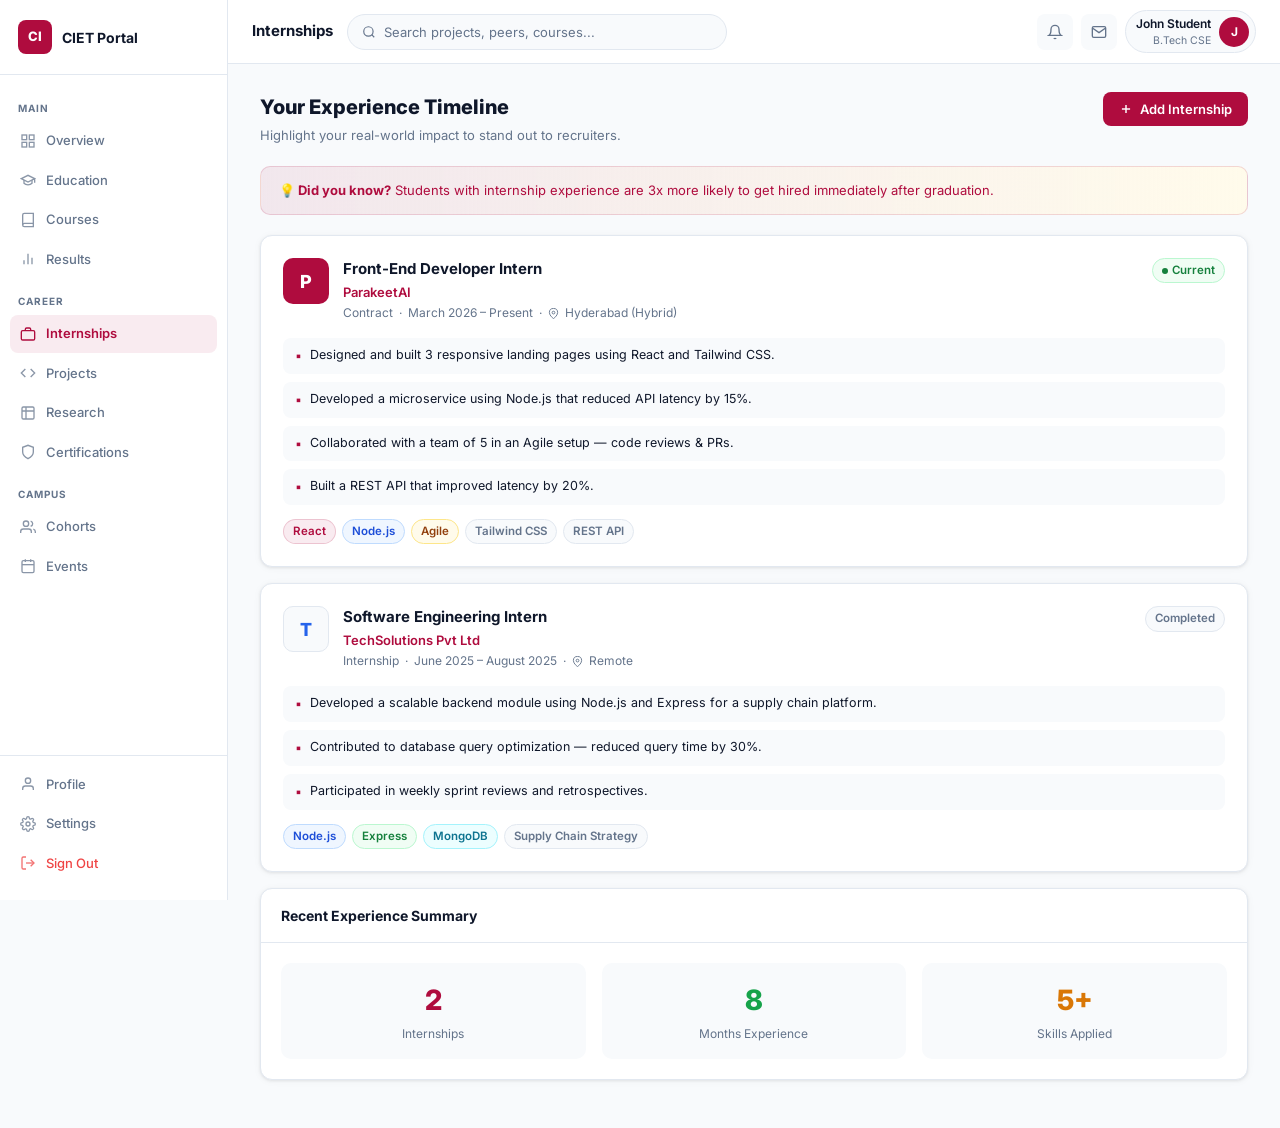
<file: internships.html>
<!DOCTYPE html>
<html lang="en">
<head>
  <meta charset="UTF-8"/>
  <meta name="viewport" content="width=device-width, initial-scale=1.0"/>
  <title>Internships — CIET Portal</title>
  <link rel="stylesheet" href="css/portal.css"/>
</head>
<body>
<div class="sidebar-overlay" id="sidebar-overlay"></div>
<div class="app-wrapper">
  <aside class="sidebar">
    <div class="sidebar-logo"><div class="logo-icon">CI</div><span class="logo-text">CIET Portal</span></div>
    <nav class="sidebar-nav">
      <p class="nav-group-label">MAIN</p>
      <a class="nav-item" href="index.html"><svg xmlns="http://www.w3.org/2000/svg" viewBox="0 0 24 24" fill="none" stroke="currentColor" stroke-width="2"><rect x="3" y="3" width="7" height="7"/><rect x="14" y="3" width="7" height="7"/><rect x="14" y="14" width="7" height="7"/><rect x="3" y="14" width="7" height="7"/></svg>Overview</a>
      <a class="nav-item" href="education.html"><svg xmlns="http://www.w3.org/2000/svg" viewBox="0 0 24 24" fill="none" stroke="currentColor" stroke-width="2"><path d="M22 10v6M2 10l10-5 10 5-10 5z"/><path d="M6 12v5c3 3 9 3 12 0v-5"/></svg>Education</a>
      <a class="nav-item" href="courses.html"><svg xmlns="http://www.w3.org/2000/svg" viewBox="0 0 24 24" fill="none" stroke="currentColor" stroke-width="2"><path d="M4 19.5A2.5 2.5 0 0 1 6.5 17H20"/><path d="M6.5 2H20v20H6.5A2.5 2.5 0 0 1 4 19.5v-15A2.5 2.5 0 0 1 6.5 2z"/></svg>Courses</a>
      <a class="nav-item" href="results.html"><svg xmlns="http://www.w3.org/2000/svg" viewBox="0 0 24 24" fill="none" stroke="currentColor" stroke-width="2"><line x1="18" y1="20" x2="18" y2="10"/><line x1="12" y1="20" x2="12" y2="4"/><line x1="6" y1="20" x2="6" y2="14"/></svg>Results</a>
      <p class="nav-group-label">CAREER</p>
      <a class="nav-item active" href="internships.html"><svg xmlns="http://www.w3.org/2000/svg" viewBox="0 0 24 24" fill="none" stroke="currentColor" stroke-width="2"><rect x="2" y="7" width="20" height="14" rx="2"/><path d="M16 7V5a2 2 0 0 0-2-2h-4a2 2 0 0 0-2 2v2"/></svg>Internships</a>
      <a class="nav-item" href="projects.html"><svg xmlns="http://www.w3.org/2000/svg" viewBox="0 0 24 24" fill="none" stroke="currentColor" stroke-width="2"><polyline points="16 18 22 12 16 6"/><polyline points="8 6 2 12 8 18"/></svg>Projects</a>
      <a class="nav-item" href="research.html"><svg xmlns="http://www.w3.org/2000/svg" viewBox="0 0 24 24" fill="none" stroke="currentColor" stroke-width="2"><path d="M9 3H5a2 2 0 0 0-2 2v4m6-6h10a2 2 0 0 1 2 2v4M9 3v18m0 0h10a2 2 0 0 0 2-2V9M9 21H5a2 2 0 0 1-2-2V9m0 0h18"/></svg>Research</a>
      <a class="nav-item" href="certifications.html"><svg xmlns="http://www.w3.org/2000/svg" viewBox="0 0 24 24" fill="none" stroke="currentColor" stroke-width="2"><path d="M12 22s8-4 8-10V5l-8-3-8 3v7c0 6 8 10 8 10z"/></svg>Certifications</a>
      <p class="nav-group-label">CAMPUS</p>
      <a class="nav-item" href="cohorts.html"><svg xmlns="http://www.w3.org/2000/svg" viewBox="0 0 24 24" fill="none" stroke="currentColor" stroke-width="2"><path d="M17 21v-2a4 4 0 0 0-4-4H5a4 4 0 0 0-4 4v2"/><circle cx="9" cy="7" r="4"/><path d="M23 21v-2a4 4 0 0 0-3-3.87"/><path d="M16 3.13a4 4 0 0 1 0 7.75"/></svg>Cohorts</a>
      <a class="nav-item" href="events.html"><svg xmlns="http://www.w3.org/2000/svg" viewBox="0 0 24 24" fill="none" stroke="currentColor" stroke-width="2"><rect x="3" y="4" width="18" height="18" rx="2"/><line x1="16" y1="2" x2="16" y2="6"/><line x1="8" y1="2" x2="8" y2="6"/><line x1="3" y1="10" x2="21" y2="10"/></svg>Events</a>
    </nav>
    <div class="sidebar-bottom">
      <a class="nav-item" href="profile.html"><svg xmlns="http://www.w3.org/2000/svg" viewBox="0 0 24 24" fill="none" stroke="currentColor" stroke-width="2"><path d="M20 21v-2a4 4 0 0 0-4-4H8a4 4 0 0 0-4 4v2"/><circle cx="12" cy="7" r="4"/></svg>Profile</a>
      <a class="nav-item" href="settings.html"><svg xmlns="http://www.w3.org/2000/svg" viewBox="0 0 24 24" fill="none" stroke="currentColor" stroke-width="2"><circle cx="12" cy="12" r="3"/><path d="M19.4 15a1.65 1.65 0 0 0 .33 1.82l.06.06a2 2 0 0 1-2.83 2.83l-.06-.06a1.65 1.65 0 0 0-1.82-.33 1.65 1.65 0 0 0-1 1.51V21a2 2 0 0 1-4 0v-.09A1.65 1.65 0 0 0 9 19.4a1.65 1.65 0 0 0-1.82.33l-.06.06a2 2 0 0 1-2.83-2.83l.06-.06A1.65 1.65 0 0 0 4.68 15a1.65 1.65 0 0 0-1.51-1H3a2 2 0 0 1 0-4h.09A1.65 1.65 0 0 0 4.6 9a1.65 1.65 0 0 0-.33-1.82l-.06-.06a2 2 0 0 1 2.83-2.83l.06.06A1.65 1.65 0 0 0 9 4.68a1.65 1.65 0 0 0 1-1.51V3a2 2 0 0 1 4 0v.09a1.65 1.65 0 0 0 1 1.51 1.65 1.65 0 0 0 1.82-.33l.06-.06a2 2 0 0 1 2.83 2.83l-.06.06A1.65 1.65 0 0 0 19.4 9a1.65 1.65 0 0 0 1.51 1H21a2 2 0 0 1 0 4h-.09a1.65 1.65 0 0 0-1.51 1z"/></svg>Settings</a>
      <a class="nav-item danger" href="#"><svg xmlns="http://www.w3.org/2000/svg" viewBox="0 0 24 24" fill="none" stroke="currentColor" stroke-width="2"><path d="M9 21H5a2 2 0 0 1-2-2V5a2 2 0 0 1 2-2h4"/><polyline points="16 17 21 12 16 7"/><line x1="21" y1="12" x2="9" y2="12"/></svg>Sign Out</a>
    </div>
  </aside>

  <header class="topbar">
    <div class="topbar-left">
      <button class="hamburger" id="hamburger"><svg xmlns="http://www.w3.org/2000/svg" viewBox="0 0 24 24" fill="none" stroke="currentColor" stroke-width="2"><line x1="3" y1="6" x2="21" y2="6"/><line x1="3" y1="12" x2="21" y2="12"/><line x1="3" y1="18" x2="21" y2="18"/></svg></button>
      <span class="page-title">Internships</span>
      <div class="search-bar"><svg xmlns="http://www.w3.org/2000/svg" viewBox="0 0 24 24" fill="none" stroke="currentColor" stroke-width="2"><circle cx="11" cy="11" r="8"/><line x1="21" y1="21" x2="16.65" y2="16.65"/></svg><input type="text" placeholder="Search projects, peers, courses..."/></div>
    </div>
    <div class="topbar-right">
      <button class="icon-btn"><svg xmlns="http://www.w3.org/2000/svg" viewBox="0 0 24 24" fill="none" stroke="currentColor" stroke-width="2"><path d="M18 8A6 6 0 0 0 6 8c0 7-3 9-3 9h18s-3-2-3-9"/><path d="M13.73 21a2 2 0 0 1-3.46 0"/></svg></button>
      <button class="icon-btn"><svg xmlns="http://www.w3.org/2000/svg" viewBox="0 0 24 24" fill="none" stroke="currentColor" stroke-width="2"><path d="M4 4h16c1.1 0 2 .9 2 2v12c0 1.1-.9 2-2 2H4c-1.1 0-2-.9-2-2V6c0-1.1.9-2 2-2z"/><polyline points="22,6 12,13 2,6"/></svg></button>
      <div class="user-chip"><div class="user-chip-info"><div class="name">John Student</div><div class="role">B.Tech CSE</div></div><div class="avatar">J</div></div>
    </div>
  </header>

  <main class="main-content">
    <div class="flex-between">
      <div>
        <h1 class="section-title">Your Experience Timeline</h1>
        <p class="section-sub">Highlight your real-world impact to stand out to recruiters.</p>
      </div>
      <button class="btn-primary">
        <svg xmlns="http://www.w3.org/2000/svg" width="14" height="14" viewBox="0 0 24 24" fill="none" stroke="currentColor" stroke-width="2.5"><line x1="12" y1="5" x2="12" y2="19"/><line x1="5" y1="12" x2="19" y2="12"/></svg>
        Add Internship
      </button>
    </div>

    <!-- Info Banner -->
    <div class="info-banner">
      <strong>💡 Did you know?</strong> Students with internship experience are 3x more likely to get hired immediately after graduation.
    </div>

    <!-- Internship Card 1 -->
    <div class="intern-card">
      <div class="intern-header">
        <div class="intern-left">
          <div class="company-icon">P</div>
          <div>
            <div class="intern-title">Front-End Developer Intern</div>
            <div class="intern-company">ParakeetAI</div>
            <div class="intern-meta">
              Contract &nbsp;·&nbsp; March 2026 – Present &nbsp;·&nbsp;
              <svg xmlns="http://www.w3.org/2000/svg" width="11" height="11" viewBox="0 0 24 24" fill="none" stroke="currentColor" stroke-width="2" style="display:inline-block;vertical-align:middle;margin-right:3px;"><path d="M21 10c0 7-9 13-9 13s-9-6-9-13a9 9 0 0 1 18 0z"/><circle cx="12" cy="10" r="3"/></svg>
              Hyderabad (Hybrid)
            </div>
          </div>
        </div>
        <span class="tag tag-green"><span class="status-dot"></span>Current</span>
      </div>
      <div class="contributions">
        <div class="contribution-item">Designed and built 3 responsive landing pages using React and Tailwind CSS.</div>
        <div class="contribution-item">Developed a microservice using Node.js that reduced API latency by 15%.</div>
        <div class="contribution-item">Collaborated with a team of 5 in an Agile setup — code reviews &amp; PRs.</div>
        <div class="contribution-item">Built a REST API that improved latency by 20%.</div>
      </div>
      <div style="margin-top:14px;display:flex;flex-wrap:wrap;gap:6px;">
        <span class="tag tag-primary">React</span>
        <span class="tag tag-blue">Node.js</span>
        <span class="tag tag-amber">Agile</span>
        <span class="tag">Tailwind CSS</span>
        <span class="tag">REST API</span>
      </div>
    </div>

    <!-- Internship Card 2 -->
    <div class="intern-card">
      <div class="intern-header">
        <div class="intern-left">
          <div class="company-icon" style="background:var(--bg);color:#2563eb;border:1px solid var(--border);">T</div>
          <div>
            <div class="intern-title">Software Engineering Intern</div>
            <div class="intern-company">TechSolutions Pvt Ltd</div>
            <div class="intern-meta">
              Internship &nbsp;·&nbsp; June 2025 – August 2025 &nbsp;·&nbsp;
              <svg xmlns="http://www.w3.org/2000/svg" width="11" height="11" viewBox="0 0 24 24" fill="none" stroke="currentColor" stroke-width="2" style="display:inline-block;vertical-align:middle;margin-right:3px;"><path d="M21 10c0 7-9 13-9 13s-9-6-9-13a9 9 0 0 1 18 0z"/><circle cx="12" cy="10" r="3"/></svg>
              Remote
            </div>
          </div>
        </div>
        <span class="tag">Completed</span>
      </div>
      <div class="contributions">
        <div class="contribution-item">Developed a scalable backend module using Node.js and Express for a supply chain platform.</div>
        <div class="contribution-item">Contributed to database query optimization — reduced query time by 30%.</div>
        <div class="contribution-item">Participated in weekly sprint reviews and retrospectives.</div>
      </div>
      <div style="margin-top:14px;display:flex;flex-wrap:wrap;gap:6px;">
        <span class="tag tag-blue">Node.js</span>
        <span class="tag tag-green">Express</span>
        <span class="tag tag-cyan">MongoDB</span>
        <span class="tag">Supply Chain Strategy</span>
      </div>
    </div>

    <!-- Recent Experience -->
    <div class="card">
      <div class="card-header-custom"><h2 style="font-size:14px;font-weight:700;">Recent Experience Summary</h2></div>
      <div class="card-body" style="display:grid;grid-template-columns:repeat(3,1fr);gap:16px;">
        <div style="text-align:center;padding:16px;background:var(--bg);border-radius:10px;">
          <div style="font-size:28px;font-weight:800;color:var(--primary);">2</div>
          <div style="font-size:12px;color:var(--muted);margin-top:4px;">Internships</div>
        </div>
        <div style="text-align:center;padding:16px;background:var(--bg);border-radius:10px;">
          <div style="font-size:28px;font-weight:800;color:var(--green);">8</div>
          <div style="font-size:12px;color:var(--muted);margin-top:4px;">Months Experience</div>
        </div>
        <div style="text-align:center;padding:16px;background:var(--bg);border-radius:10px;">
          <div style="font-size:28px;font-weight:800;color:var(--amber);">5+</div>
          <div style="font-size:12px;color:var(--muted);margin-top:4px;">Skills Applied</div>
        </div>
      </div>
    </div>
  </main>
</div>
<script src="js/portal.js"></script>
</body>
</html>
</file>
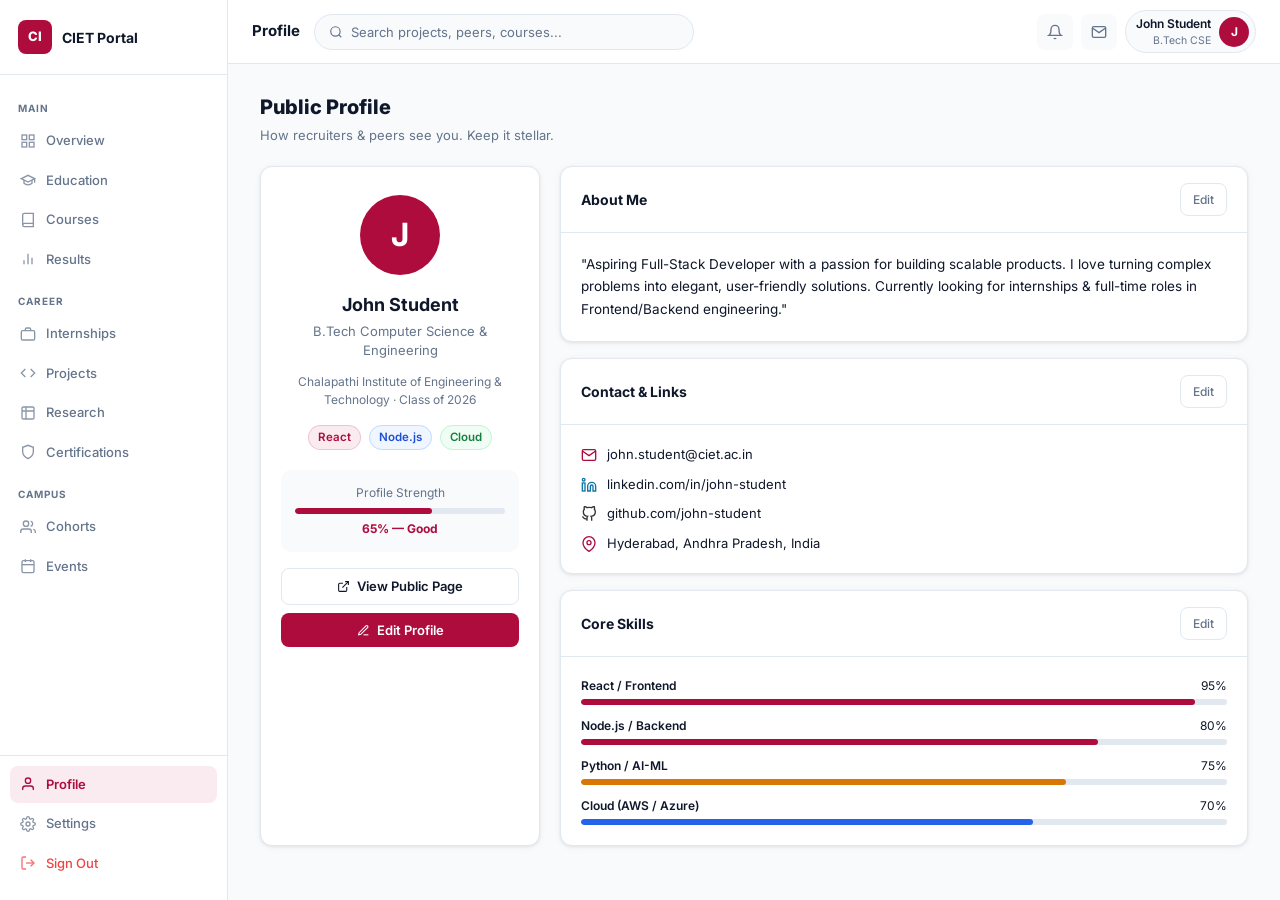
<file: profile.html>
<!DOCTYPE html>
<html lang="en">
<head>
  <meta charset="UTF-8"/>
  <meta name="viewport" content="width=device-width, initial-scale=1.0"/>
  <title>Profile — CIET Portal</title>
  <link rel="stylesheet" href="css/portal.css"/>
</head>
<body>
<div class="sidebar-overlay" id="sidebar-overlay"></div>
<div class="app-wrapper">
  <aside class="sidebar">
    <div class="sidebar-logo"><div class="logo-icon">CI</div><span class="logo-text">CIET Portal</span></div>
    <nav class="sidebar-nav">
      <p class="nav-group-label">MAIN</p>
      <a class="nav-item" href="index.html"><svg xmlns="http://www.w3.org/2000/svg" viewBox="0 0 24 24" fill="none" stroke="currentColor" stroke-width="2"><rect x="3" y="3" width="7" height="7"/><rect x="14" y="3" width="7" height="7"/><rect x="14" y="14" width="7" height="7"/><rect x="3" y="14" width="7" height="7"/></svg>Overview</a>
      <a class="nav-item" href="education.html"><svg xmlns="http://www.w3.org/2000/svg" viewBox="0 0 24 24" fill="none" stroke="currentColor" stroke-width="2"><path d="M22 10v6M2 10l10-5 10 5-10 5z"/><path d="M6 12v5c3 3 9 3 12 0v-5"/></svg>Education</a>
      <a class="nav-item" href="courses.html"><svg xmlns="http://www.w3.org/2000/svg" viewBox="0 0 24 24" fill="none" stroke="currentColor" stroke-width="2"><path d="M4 19.5A2.5 2.5 0 0 1 6.5 17H20"/><path d="M6.5 2H20v20H6.5A2.5 2.5 0 0 1 4 19.5v-15A2.5 2.5 0 0 1 6.5 2z"/></svg>Courses</a>
      <a class="nav-item" href="results.html"><svg xmlns="http://www.w3.org/2000/svg" viewBox="0 0 24 24" fill="none" stroke="currentColor" stroke-width="2"><line x1="18" y1="20" x2="18" y2="10"/><line x1="12" y1="20" x2="12" y2="4"/><line x1="6" y1="20" x2="6" y2="14"/></svg>Results</a>
      <p class="nav-group-label">CAREER</p>
      <a class="nav-item" href="internships.html"><svg xmlns="http://www.w3.org/2000/svg" viewBox="0 0 24 24" fill="none" stroke="currentColor" stroke-width="2"><rect x="2" y="7" width="20" height="14" rx="2"/><path d="M16 7V5a2 2 0 0 0-2-2h-4a2 2 0 0 0-2 2v2"/></svg>Internships</a>
      <a class="nav-item" href="projects.html"><svg xmlns="http://www.w3.org/2000/svg" viewBox="0 0 24 24" fill="none" stroke="currentColor" stroke-width="2"><polyline points="16 18 22 12 16 6"/><polyline points="8 6 2 12 8 18"/></svg>Projects</a>
      <a class="nav-item" href="research.html"><svg xmlns="http://www.w3.org/2000/svg" viewBox="0 0 24 24" fill="none" stroke="currentColor" stroke-width="2"><path d="M9 3H5a2 2 0 0 0-2 2v4m6-6h10a2 2 0 0 1 2 2v4M9 3v18m0 0h10a2 2 0 0 0 2-2V9M9 21H5a2 2 0 0 1-2-2V9m0 0h18"/></svg>Research</a>
      <a class="nav-item" href="certifications.html"><svg xmlns="http://www.w3.org/2000/svg" viewBox="0 0 24 24" fill="none" stroke="currentColor" stroke-width="2"><path d="M12 22s8-4 8-10V5l-8-3-8 3v7c0 6 8 10 8 10z"/></svg>Certifications</a>
      <p class="nav-group-label">CAMPUS</p>
      <a class="nav-item" href="cohorts.html"><svg xmlns="http://www.w3.org/2000/svg" viewBox="0 0 24 24" fill="none" stroke="currentColor" stroke-width="2"><path d="M17 21v-2a4 4 0 0 0-4-4H5a4 4 0 0 0-4 4v2"/><circle cx="9" cy="7" r="4"/><path d="M23 21v-2a4 4 0 0 0-3-3.87"/><path d="M16 3.13a4 4 0 0 1 0 7.75"/></svg>Cohorts</a>
      <a class="nav-item" href="events.html"><svg xmlns="http://www.w3.org/2000/svg" viewBox="0 0 24 24" fill="none" stroke="currentColor" stroke-width="2"><rect x="3" y="4" width="18" height="18" rx="2"/><line x1="16" y1="2" x2="16" y2="6"/><line x1="8" y1="2" x2="8" y2="6"/><line x1="3" y1="10" x2="21" y2="10"/></svg>Events</a>
    </nav>
    <div class="sidebar-bottom">
      <a class="nav-item active" href="profile.html"><svg xmlns="http://www.w3.org/2000/svg" viewBox="0 0 24 24" fill="none" stroke="currentColor" stroke-width="2"><path d="M20 21v-2a4 4 0 0 0-4-4H8a4 4 0 0 0-4 4v2"/><circle cx="12" cy="7" r="4"/></svg>Profile</a>
      <a class="nav-item" href="settings.html"><svg xmlns="http://www.w3.org/2000/svg" viewBox="0 0 24 24" fill="none" stroke="currentColor" stroke-width="2"><circle cx="12" cy="12" r="3"/><path d="M19.4 15a1.65 1.65 0 0 0 .33 1.82l.06.06a2 2 0 0 1-2.83 2.83l-.06-.06a1.65 1.65 0 0 0-1.82-.33 1.65 1.65 0 0 0-1 1.51V21a2 2 0 0 1-4 0v-.09A1.65 1.65 0 0 0 9 19.4a1.65 1.65 0 0 0-1.82.33l-.06.06a2 2 0 0 1-2.83-2.83l.06-.06A1.65 1.65 0 0 0 4.68 15a1.65 1.65 0 0 0-1.51-1H3a2 2 0 0 1 0-4h.09A1.65 1.65 0 0 0 4.6 9a1.65 1.65 0 0 0-.33-1.82l-.06-.06a2 2 0 0 1 2.83-2.83l.06.06A1.65 1.65 0 0 0 9 4.68a1.65 1.65 0 0 0 1-1.51V3a2 2 0 0 1 4 0v.09a1.65 1.65 0 0 0 1 1.51 1.65 1.65 0 0 0 1.82-.33l.06-.06a2 2 0 0 1 2.83 2.83l-.06.06A1.65 1.65 0 0 0 19.4 9a1.65 1.65 0 0 0 1.51 1H21a2 2 0 0 1 0 4h-.09a1.65 1.65 0 0 0-1.51 1z"/></svg>Settings</a>
      <a class="nav-item danger" href="#"><svg xmlns="http://www.w3.org/2000/svg" viewBox="0 0 24 24" fill="none" stroke="currentColor" stroke-width="2"><path d="M9 21H5a2 2 0 0 1-2-2V5a2 2 0 0 1 2-2h4"/><polyline points="16 17 21 12 16 7"/><line x1="21" y1="12" x2="9" y2="12"/></svg>Sign Out</a>
    </div>
  </aside>

  <header class="topbar">
    <div class="topbar-left">
      <button class="hamburger" id="hamburger"><svg xmlns="http://www.w3.org/2000/svg" viewBox="0 0 24 24" fill="none" stroke="currentColor" stroke-width="2"><line x1="3" y1="6" x2="21" y2="6"/><line x1="3" y1="12" x2="21" y2="12"/><line x1="3" y1="18" x2="21" y2="18"/></svg></button>
      <span class="page-title">Profile</span>
      <div class="search-bar"><svg xmlns="http://www.w3.org/2000/svg" viewBox="0 0 24 24" fill="none" stroke="currentColor" stroke-width="2"><circle cx="11" cy="11" r="8"/><line x1="21" y1="21" x2="16.65" y2="16.65"/></svg><input type="text" placeholder="Search projects, peers, courses..."/></div>
    </div>
    <div class="topbar-right">
      <button class="icon-btn"><svg xmlns="http://www.w3.org/2000/svg" viewBox="0 0 24 24" fill="none" stroke="currentColor" stroke-width="2"><path d="M18 8A6 6 0 0 0 6 8c0 7-3 9-3 9h18s-3-2-3-9"/><path d="M13.73 21a2 2 0 0 1-3.46 0"/></svg></button>
      <button class="icon-btn"><svg xmlns="http://www.w3.org/2000/svg" viewBox="0 0 24 24" fill="none" stroke="currentColor" stroke-width="2"><path d="M4 4h16c1.1 0 2 .9 2 2v12c0 1.1-.9 2-2 2H4c-1.1 0-2-.9-2-2V6c0-1.1.9-2 2-2z"/><polyline points="22,6 12,13 2,6"/></svg></button>
      <div class="user-chip"><div class="user-chip-info"><div class="name">John Student</div><div class="role">B.Tech CSE</div></div><div class="avatar">J</div></div>
    </div>
  </header>

  <main class="main-content">
    <h1 class="section-title">Public Profile</h1>
    <p class="section-sub" style="margin-bottom:20px;">How recruiters &amp; peers see you. Keep it stellar.</p>

    <div class="two-col-grid" style="grid-template-columns:auto 1fr;gap:20px;">
      <!-- Profile Card -->
      <div class="card" style="width:280px;text-align:center;padding:28px 20px;">
        <div style="width:80px;height:80px;border-radius:50%;background:var(--primary);color:#fff;display:flex;align-items:center;justify-content:center;font-size:32px;font-weight:700;margin:0 auto 16px;">J</div>
        <div style="font-size:18px;font-weight:700;margin-bottom:4px;">John Student</div>
        <div style="font-size:13px;color:var(--muted);margin-bottom:12px;">B.Tech Computer Science &amp; Engineering</div>
        <div style="font-size:12px;color:var(--muted);margin-bottom:16px;">Chalapathi Institute of Engineering &amp; Technology · Class of 2026</div>
        <div style="display:flex;justify-content:center;gap:8px;flex-wrap:wrap;margin-bottom:20px;">
          <span class="tag tag-primary">React</span>
          <span class="tag tag-blue">Node.js</span>
          <span class="tag tag-green">Cloud</span>
        </div>
        <div style="background:var(--bg);border-radius:10px;padding:14px;margin-bottom:16px;">
          <div style="font-size:12px;color:var(--muted);margin-bottom:6px;">Profile Strength</div>
          <div style="height:6px;background:#e2e8f0;border-radius:10px;overflow:hidden;">
            <div style="width:65%;height:100%;background:var(--primary);border-radius:10px;transition:width 0.6s;"></div>
          </div>
          <div style="font-size:12px;font-weight:700;color:var(--primary);margin-top:6px;">65% — Good</div>
        </div>
        <a href="#" class="btn-outline" style="display:flex;justify-content:center;width:100%;margin-bottom:8px;">
          <svg xmlns="http://www.w3.org/2000/svg" width="13" height="13" viewBox="0 0 24 24" fill="none" stroke="currentColor" stroke-width="2"><path d="M18 13v6a2 2 0 0 1-2 2H5a2 2 0 0 1-2-2V8a2 2 0 0 1 2-2h6"/><polyline points="15 3 21 3 21 9"/><line x1="10" y1="14" x2="21" y2="3"/></svg>
          View Public Page
        </a>
        <button class="btn-primary" style="width:100%;justify-content:center;">
          <svg xmlns="http://www.w3.org/2000/svg" width="13" height="13" viewBox="0 0 24 24" fill="none" stroke="currentColor" stroke-width="2"><path d="M12 20h9"/><path d="M16.5 3.5a2.121 2.121 0 0 1 3 3L7 19l-4 1 1-4L16.5 3.5z"/></svg>
          Edit Profile
        </button>
      </div>

      <!-- Right Panel -->
      <div style="display:flex;flex-direction:column;gap:16px;">
        <!-- About -->
        <div class="card">
          <div class="card-header-custom"><h2 style="font-size:14px;font-weight:700;">About Me</h2><button class="btn-ghost" style="font-size:12px;">Edit</button></div>
          <div class="card-body"><p style="font-size:13.5px;color:var(--text);line-height:1.7;">"Aspiring Full-Stack Developer with a passion for building scalable products. I love turning complex problems into elegant, user-friendly solutions. Currently looking for internships &amp; full-time roles in Frontend/Backend engineering."</p></div>
        </div>

        <!-- Contact & Links -->
        <div class="card">
          <div class="card-header-custom"><h2 style="font-size:14px;font-weight:700;">Contact &amp; Links</h2><button class="btn-ghost" style="font-size:12px;">Edit</button></div>
          <div class="card-body" style="display:flex;flex-direction:column;gap:10px;">
            <div style="display:flex;align-items:center;gap:10px;font-size:13px;">
              <svg xmlns="http://www.w3.org/2000/svg" width="16" height="16" viewBox="0 0 24 24" fill="none" stroke="var(--primary)" stroke-width="2"><path d="M4 4h16c1.1 0 2 .9 2 2v12c0 1.1-.9 2-2 2H4c-1.1 0-2-.9-2-2V6c0-1.1.9-2 2-2z"/><polyline points="22,6 12,13 2,6"/></svg>
              john.student@ciet.ac.in
            </div>
            <div style="display:flex;align-items:center;gap:10px;font-size:13px;">
              <svg xmlns="http://www.w3.org/2000/svg" width="16" height="16" viewBox="0 0 24 24" fill="none" stroke="#0e76a8" stroke-width="2"><path d="M16 8a6 6 0 0 1 6 6v7h-4v-7a2 2 0 0 0-2-2 2 2 0 0 0-2 2v7h-4v-7a6 6 0 0 1 6-6z"/><rect x="2" y="9" width="4" height="12"/><circle cx="4" cy="4" r="2"/></svg>
              linkedin.com/in/john-student
            </div>
            <div style="display:flex;align-items:center;gap:10px;font-size:13px;">
              <svg xmlns="http://www.w3.org/2000/svg" width="16" height="16" viewBox="0 0 24 24" fill="none" stroke="#333" stroke-width="2"><path d="M9 19c-5 1.5-5-2.5-7-3m14 6v-3.87a3.37 3.37 0 0 0-.94-2.61c3.14-.35 6.44-1.54 6.44-7A5.44 5.44 0 0 0 20 4.77 5.07 5.07 0 0 0 19.91 1S18.73.65 16 2.48a13.38 13.38 0 0 0-7 0C6.27.65 5.09 1 5.09 1A5.07 5.07 0 0 0 5 4.77a5.44 5.44 0 0 0-1.5 3.78c0 5.42 3.3 6.61 6.44 7A3.37 3.37 0 0 0 9 18.13V22"/></svg>
              github.com/john-student
            </div>
            <div style="display:flex;align-items:center;gap:10px;font-size:13px;">
              <svg xmlns="http://www.w3.org/2000/svg" width="16" height="16" viewBox="0 0 24 24" fill="none" stroke="var(--primary)" stroke-width="2"><path d="M21 10c0 7-9 13-9 13s-9-6-9-13a9 9 0 0 1 18 0z"/><circle cx="12" cy="10" r="3"/></svg>
              Hyderabad, Andhra Pradesh, India
            </div>
          </div>
        </div>

        <!-- Skills -->
        <div class="card">
          <div class="card-header-custom"><h2 style="font-size:14px;font-weight:700;">Core Skills</h2><button class="btn-ghost" style="font-size:12px;">Edit</button></div>
          <div class="card-body">
            <div style="margin-bottom:12px;">
              <div style="display:flex;justify-content:space-between;font-size:12px;margin-bottom:4px;"><span style="font-weight:600;">React / Frontend</span><span>95%</span></div>
              <div style="height:6px;background:#e2e8f0;border-radius:10px;overflow:hidden;"><div style="width:95%;height:100%;background:var(--primary);border-radius:10px;"></div></div>
            </div>
            <div style="margin-bottom:12px;">
              <div style="display:flex;justify-content:space-between;font-size:12px;margin-bottom:4px;"><span style="font-weight:600;">Node.js / Backend</span><span>80%</span></div>
              <div style="height:6px;background:#e2e8f0;border-radius:10px;overflow:hidden;"><div style="width:80%;height:100%;background:var(--primary);border-radius:10px;"></div></div>
            </div>
            <div style="margin-bottom:12px;">
              <div style="display:flex;justify-content:space-between;font-size:12px;margin-bottom:4px;"><span style="font-weight:600;">Python / AI-ML</span><span>75%</span></div>
              <div style="height:6px;background:#e2e8f0;border-radius:10px;overflow:hidden;"><div style="width:75%;height:100%;background:var(--amber);border-radius:10px;"></div></div>
            </div>
            <div style="margin-bottom:0;">
              <div style="display:flex;justify-content:space-between;font-size:12px;margin-bottom:4px;"><span style="font-weight:600;">Cloud (AWS / Azure)</span><span>70%</span></div>
              <div style="height:6px;background:#e2e8f0;border-radius:10px;overflow:hidden;"><div style="width:70%;height:100%;background:#2563eb;border-radius:10px;"></div></div>
            </div>
          </div>
        </div>
      </div>
    </div>
  </main>
</div>
<script src="js/portal.js"></script>
</body>
</html>
</file>
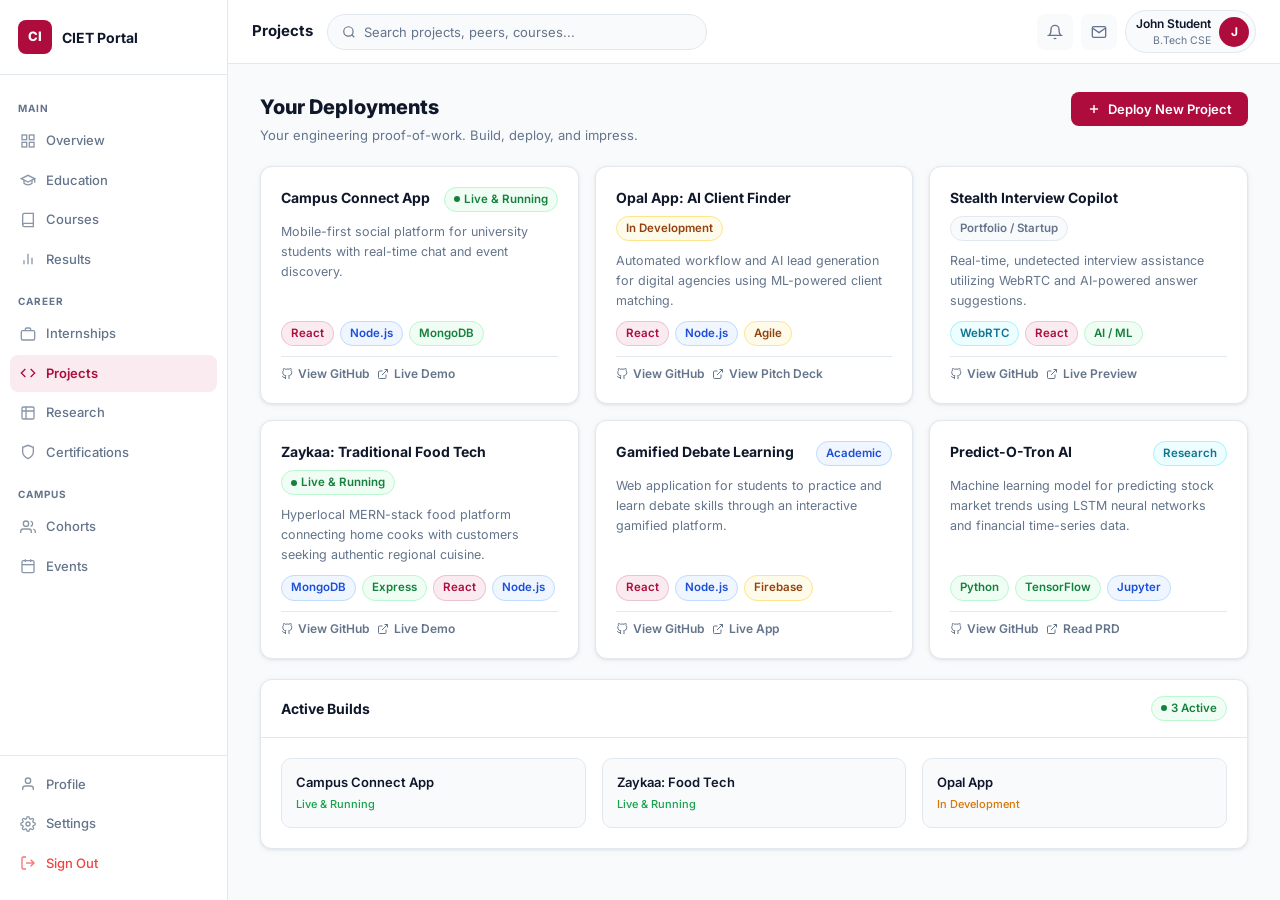
<file: projects.html>
<!DOCTYPE html>
<html lang="en">
<head>
  <meta charset="UTF-8"/>
  <meta name="viewport" content="width=device-width, initial-scale=1.0"/>
  <title>Projects — CIET Portal</title>
  <link rel="stylesheet" href="css/portal.css"/>
</head>
<body>
<div class="sidebar-overlay" id="sidebar-overlay"></div>
<div class="app-wrapper">
  <aside class="sidebar">
    <div class="sidebar-logo"><div class="logo-icon">CI</div><span class="logo-text">CIET Portal</span></div>
    <nav class="sidebar-nav">
      <p class="nav-group-label">MAIN</p>
      <a class="nav-item" href="index.html"><svg xmlns="http://www.w3.org/2000/svg" viewBox="0 0 24 24" fill="none" stroke="currentColor" stroke-width="2"><rect x="3" y="3" width="7" height="7"/><rect x="14" y="3" width="7" height="7"/><rect x="14" y="14" width="7" height="7"/><rect x="3" y="14" width="7" height="7"/></svg>Overview</a>
      <a class="nav-item" href="education.html"><svg xmlns="http://www.w3.org/2000/svg" viewBox="0 0 24 24" fill="none" stroke="currentColor" stroke-width="2"><path d="M22 10v6M2 10l10-5 10 5-10 5z"/><path d="M6 12v5c3 3 9 3 12 0v-5"/></svg>Education</a>
      <a class="nav-item" href="courses.html"><svg xmlns="http://www.w3.org/2000/svg" viewBox="0 0 24 24" fill="none" stroke="currentColor" stroke-width="2"><path d="M4 19.5A2.5 2.5 0 0 1 6.5 17H20"/><path d="M6.5 2H20v20H6.5A2.5 2.5 0 0 1 4 19.5v-15A2.5 2.5 0 0 1 6.5 2z"/></svg>Courses</a>
      <a class="nav-item" href="results.html"><svg xmlns="http://www.w3.org/2000/svg" viewBox="0 0 24 24" fill="none" stroke="currentColor" stroke-width="2"><line x1="18" y1="20" x2="18" y2="10"/><line x1="12" y1="20" x2="12" y2="4"/><line x1="6" y1="20" x2="6" y2="14"/></svg>Results</a>
      <p class="nav-group-label">CAREER</p>
      <a class="nav-item" href="internships.html"><svg xmlns="http://www.w3.org/2000/svg" viewBox="0 0 24 24" fill="none" stroke="currentColor" stroke-width="2"><rect x="2" y="7" width="20" height="14" rx="2"/><path d="M16 7V5a2 2 0 0 0-2-2h-4a2 2 0 0 0-2 2v2"/></svg>Internships</a>
      <a class="nav-item active" href="projects.html"><svg xmlns="http://www.w3.org/2000/svg" viewBox="0 0 24 24" fill="none" stroke="currentColor" stroke-width="2"><polyline points="16 18 22 12 16 6"/><polyline points="8 6 2 12 8 18"/></svg>Projects</a>
      <a class="nav-item" href="research.html"><svg xmlns="http://www.w3.org/2000/svg" viewBox="0 0 24 24" fill="none" stroke="currentColor" stroke-width="2"><path d="M9 3H5a2 2 0 0 0-2 2v4m6-6h10a2 2 0 0 1 2 2v4M9 3v18m0 0h10a2 2 0 0 0 2-2V9M9 21H5a2 2 0 0 1-2-2V9m0 0h18"/></svg>Research</a>
      <a class="nav-item" href="certifications.html"><svg xmlns="http://www.w3.org/2000/svg" viewBox="0 0 24 24" fill="none" stroke="currentColor" stroke-width="2"><path d="M12 22s8-4 8-10V5l-8-3-8 3v7c0 6 8 10 8 10z"/></svg>Certifications</a>
      <p class="nav-group-label">CAMPUS</p>
      <a class="nav-item" href="cohorts.html"><svg xmlns="http://www.w3.org/2000/svg" viewBox="0 0 24 24" fill="none" stroke="currentColor" stroke-width="2"><path d="M17 21v-2a4 4 0 0 0-4-4H5a4 4 0 0 0-4 4v2"/><circle cx="9" cy="7" r="4"/><path d="M23 21v-2a4 4 0 0 0-3-3.87"/><path d="M16 3.13a4 4 0 0 1 0 7.75"/></svg>Cohorts</a>
      <a class="nav-item" href="events.html"><svg xmlns="http://www.w3.org/2000/svg" viewBox="0 0 24 24" fill="none" stroke="currentColor" stroke-width="2"><rect x="3" y="4" width="18" height="18" rx="2"/><line x1="16" y1="2" x2="16" y2="6"/><line x1="8" y1="2" x2="8" y2="6"/><line x1="3" y1="10" x2="21" y2="10"/></svg>Events</a>
    </nav>
    <div class="sidebar-bottom">
      <a class="nav-item" href="profile.html"><svg xmlns="http://www.w3.org/2000/svg" viewBox="0 0 24 24" fill="none" stroke="currentColor" stroke-width="2"><path d="M20 21v-2a4 4 0 0 0-4-4H8a4 4 0 0 0-4 4v2"/><circle cx="12" cy="7" r="4"/></svg>Profile</a>
      <a class="nav-item" href="settings.html"><svg xmlns="http://www.w3.org/2000/svg" viewBox="0 0 24 24" fill="none" stroke="currentColor" stroke-width="2"><circle cx="12" cy="12" r="3"/><path d="M19.4 15a1.65 1.65 0 0 0 .33 1.82l.06.06a2 2 0 0 1-2.83 2.83l-.06-.06a1.65 1.65 0 0 0-1.82-.33 1.65 1.65 0 0 0-1 1.51V21a2 2 0 0 1-4 0v-.09A1.65 1.65 0 0 0 9 19.4a1.65 1.65 0 0 0-1.82.33l-.06.06a2 2 0 0 1-2.83-2.83l.06-.06A1.65 1.65 0 0 0 4.68 15a1.65 1.65 0 0 0-1.51-1H3a2 2 0 0 1 0-4h.09A1.65 1.65 0 0 0 4.6 9a1.65 1.65 0 0 0-.33-1.82l-.06-.06a2 2 0 0 1 2.83-2.83l.06.06A1.65 1.65 0 0 0 9 4.68a1.65 1.65 0 0 0 1-1.51V3a2 2 0 0 1 4 0v.09a1.65 1.65 0 0 0 1 1.51 1.65 1.65 0 0 0 1.82-.33l.06-.06a2 2 0 0 1 2.83 2.83l-.06.06A1.65 1.65 0 0 0 19.4 9a1.65 1.65 0 0 0 1.51 1H21a2 2 0 0 1 0 4h-.09a1.65 1.65 0 0 0-1.51 1z"/></svg>Settings</a>
      <a class="nav-item danger" href="#"><svg xmlns="http://www.w3.org/2000/svg" viewBox="0 0 24 24" fill="none" stroke="currentColor" stroke-width="2"><path d="M9 21H5a2 2 0 0 1-2-2V5a2 2 0 0 1 2-2h4"/><polyline points="16 17 21 12 16 7"/><line x1="21" y1="12" x2="9" y2="12"/></svg>Sign Out</a>
    </div>
  </aside>

  <header class="topbar">
    <div class="topbar-left">
      <button class="hamburger" id="hamburger"><svg xmlns="http://www.w3.org/2000/svg" viewBox="0 0 24 24" fill="none" stroke="currentColor" stroke-width="2"><line x1="3" y1="6" x2="21" y2="6"/><line x1="3" y1="12" x2="21" y2="12"/><line x1="3" y1="18" x2="21" y2="18"/></svg></button>
      <span class="page-title">Projects</span>
      <div class="search-bar"><svg xmlns="http://www.w3.org/2000/svg" viewBox="0 0 24 24" fill="none" stroke="currentColor" stroke-width="2"><circle cx="11" cy="11" r="8"/><line x1="21" y1="21" x2="16.65" y2="16.65"/></svg><input type="text" placeholder="Search projects, peers, courses..."/></div>
    </div>
    <div class="topbar-right">
      <button class="icon-btn"><svg xmlns="http://www.w3.org/2000/svg" viewBox="0 0 24 24" fill="none" stroke="currentColor" stroke-width="2"><path d="M18 8A6 6 0 0 0 6 8c0 7-3 9-3 9h18s-3-2-3-9"/><path d="M13.73 21a2 2 0 0 1-3.46 0"/></svg></button>
      <button class="icon-btn"><svg xmlns="http://www.w3.org/2000/svg" viewBox="0 0 24 24" fill="none" stroke="currentColor" stroke-width="2"><path d="M4 4h16c1.1 0 2 .9 2 2v12c0 1.1-.9 2-2 2H4c-1.1 0-2-.9-2-2V6c0-1.1.9-2 2-2z"/><polyline points="22,6 12,13 2,6"/></svg></button>
      <div class="user-chip"><div class="user-chip-info"><div class="name">John Student</div><div class="role">B.Tech CSE</div></div><div class="avatar">J</div></div>
    </div>
  </header>

  <main class="main-content">
    <div class="flex-between">
      <div>
        <h1 class="section-title">Your Deployments</h1>
        <p class="section-sub">Your engineering proof-of-work. Build, deploy, and impress.</p>
      </div>
      <button class="btn-primary">
        <svg xmlns="http://www.w3.org/2000/svg" width="14" height="14" viewBox="0 0 24 24" fill="none" stroke="currentColor" stroke-width="2.5"><line x1="12" y1="5" x2="12" y2="19"/><line x1="5" y1="12" x2="19" y2="12"/></svg>
        Deploy New Project
      </button>
    </div>

    <div class="projects-grid">
      <!-- Project 1 -->
      <div class="project-card">
        <div class="project-header">
          <div class="project-name">Campus Connect App</div>
          <span class="tag tag-green"><span class="status-dot"></span>Live &amp; Running</span>
        </div>
        <p class="project-desc">Mobile-first social platform for university students with real-time chat and event discovery.</p>
        <div class="project-stack">
          <span class="tag tag-primary">React</span>
          <span class="tag tag-blue">Node.js</span>
          <span class="tag tag-green">MongoDB</span>
        </div>
        <div class="project-actions">
          <a href="#" class="project-link"><svg xmlns="http://www.w3.org/2000/svg" viewBox="0 0 24 24" fill="none" stroke="currentColor" stroke-width="2"><path d="M9 19c-5 1.5-5-2.5-7-3m14 6v-3.87a3.37 3.37 0 0 0-.94-2.61c3.14-.35 6.44-1.54 6.44-7A5.44 5.44 0 0 0 20 4.77 5.07 5.07 0 0 0 19.91 1S18.73.65 16 2.48a13.38 13.38 0 0 0-7 0C6.27.65 5.09 1 5.09 1A5.07 5.07 0 0 0 5 4.77a5.44 5.44 0 0 0-1.5 3.78c0 5.42 3.3 6.61 6.44 7A3.37 3.37 0 0 0 9 18.13V22"/></svg>View GitHub</a>
          <a href="#" class="project-link"><svg xmlns="http://www.w3.org/2000/svg" viewBox="0 0 24 24" fill="none" stroke="currentColor" stroke-width="2"><path d="M18 13v6a2 2 0 0 1-2 2H5a2 2 0 0 1-2-2V8a2 2 0 0 1 2-2h6"/><polyline points="15 3 21 3 21 9"/><line x1="10" y1="14" x2="21" y2="3"/></svg>Live Demo</a>
        </div>
      </div>

      <!-- Project 2 -->
      <div class="project-card">
        <div class="project-header">
          <div class="project-name">Opal App: AI Client Finder</div>
          <span class="tag tag-amber">In Development</span>
        </div>
        <p class="project-desc">Automated workflow and AI lead generation for digital agencies using ML-powered client matching.</p>
        <div class="project-stack">
          <span class="tag tag-primary">React</span>
          <span class="tag tag-blue">Node.js</span>
          <span class="tag tag-amber">Agile</span>
        </div>
        <div class="project-actions">
          <a href="#" class="project-link"><svg xmlns="http://www.w3.org/2000/svg" viewBox="0 0 24 24" fill="none" stroke="currentColor" stroke-width="2"><path d="M9 19c-5 1.5-5-2.5-7-3m14 6v-3.87a3.37 3.37 0 0 0-.94-2.61c3.14-.35 6.44-1.54 6.44-7A5.44 5.44 0 0 0 20 4.77 5.07 5.07 0 0 0 19.91 1S18.73.65 16 2.48a13.38 13.38 0 0 0-7 0C6.27.65 5.09 1 5.09 1A5.07 5.07 0 0 0 5 4.77a5.44 5.44 0 0 0-1.5 3.78c0 5.42 3.3 6.61 6.44 7A3.37 3.37 0 0 0 9 18.13V22"/></svg>View GitHub</a>
          <a href="#" class="project-link"><svg xmlns="http://www.w3.org/2000/svg" viewBox="0 0 24 24" fill="none" stroke="currentColor" stroke-width="2"><path d="M18 13v6a2 2 0 0 1-2 2H5a2 2 0 0 1-2-2V8a2 2 0 0 1 2-2h6"/><polyline points="15 3 21 3 21 9"/><line x1="10" y1="14" x2="21" y2="3"/></svg>View Pitch Deck</a>
        </div>
      </div>

      <!-- Project 3 -->
      <div class="project-card">
        <div class="project-header">
          <div class="project-name">Stealth Interview Copilot</div>
          <span class="tag">Portfolio / Startup</span>
        </div>
        <p class="project-desc">Real-time, undetected interview assistance utilizing WebRTC and AI-powered answer suggestions.</p>
        <div class="project-stack">
          <span class="tag tag-cyan">WebRTC</span>
          <span class="tag tag-primary">React</span>
          <span class="tag tag-green">AI / ML</span>
        </div>
        <div class="project-actions">
          <a href="#" class="project-link"><svg xmlns="http://www.w3.org/2000/svg" viewBox="0 0 24 24" fill="none" stroke="currentColor" stroke-width="2"><path d="M9 19c-5 1.5-5-2.5-7-3m14 6v-3.87a3.37 3.37 0 0 0-.94-2.61c3.14-.35 6.44-1.54 6.44-7A5.44 5.44 0 0 0 20 4.77 5.07 5.07 0 0 0 19.91 1S18.73.65 16 2.48a13.38 13.38 0 0 0-7 0C6.27.65 5.09 1 5.09 1A5.07 5.07 0 0 0 5 4.77a5.44 5.44 0 0 0-1.5 3.78c0 5.42 3.3 6.61 6.44 7A3.37 3.37 0 0 0 9 18.13V22"/></svg>View GitHub</a>
          <a href="#" class="project-link"><svg xmlns="http://www.w3.org/2000/svg" viewBox="0 0 24 24" fill="none" stroke="currentColor" stroke-width="2"><path d="M18 13v6a2 2 0 0 1-2 2H5a2 2 0 0 1-2-2V8a2 2 0 0 1 2-2h6"/><polyline points="15 3 21 3 21 9"/><line x1="10" y1="14" x2="21" y2="3"/></svg>Live Preview</a>
        </div>
      </div>

      <!-- Project 4 -->
      <div class="project-card">
        <div class="project-header">
          <div class="project-name">Zaykaa: Traditional Food Tech</div>
          <span class="tag tag-green"><span class="status-dot"></span>Live &amp; Running</span>
        </div>
        <p class="project-desc">Hyperlocal MERN-stack food platform connecting home cooks with customers seeking authentic regional cuisine.</p>
        <div class="project-stack">
          <span class="tag tag-blue">MongoDB</span>
          <span class="tag tag-green">Express</span>
          <span class="tag tag-primary">React</span>
          <span class="tag tag-blue">Node.js</span>
        </div>
        <div class="project-actions">
          <a href="#" class="project-link"><svg xmlns="http://www.w3.org/2000/svg" viewBox="0 0 24 24" fill="none" stroke="currentColor" stroke-width="2"><path d="M9 19c-5 1.5-5-2.5-7-3m14 6v-3.87a3.37 3.37 0 0 0-.94-2.61c3.14-.35 6.44-1.54 6.44-7A5.44 5.44 0 0 0 20 4.77 5.07 5.07 0 0 0 19.91 1S18.73.65 16 2.48a13.38 13.38 0 0 0-7 0C6.27.65 5.09 1 5.09 1A5.07 5.07 0 0 0 5 4.77a5.44 5.44 0 0 0-1.5 3.78c0 5.42 3.3 6.61 6.44 7A3.37 3.37 0 0 0 9 18.13V22"/></svg>View GitHub</a>
          <a href="#" class="project-link"><svg xmlns="http://www.w3.org/2000/svg" viewBox="0 0 24 24" fill="none" stroke="currentColor" stroke-width="2"><path d="M18 13v6a2 2 0 0 1-2 2H5a2 2 0 0 1-2-2V8a2 2 0 0 1 2-2h6"/><polyline points="15 3 21 3 21 9"/><line x1="10" y1="14" x2="21" y2="3"/></svg>Live Demo</a>
        </div>
      </div>

      <!-- Project 5 -->
      <div class="project-card">
        <div class="project-header">
          <div class="project-name">Gamified Debate Learning</div>
          <span class="tag tag-blue">Academic</span>
        </div>
        <p class="project-desc">Web application for students to practice and learn debate skills through an interactive gamified platform.</p>
        <div class="project-stack">
          <span class="tag tag-primary">React</span>
          <span class="tag tag-blue">Node.js</span>
          <span class="tag tag-amber">Firebase</span>
        </div>
        <div class="project-actions">
          <a href="#" class="project-link"><svg xmlns="http://www.w3.org/2000/svg" viewBox="0 0 24 24" fill="none" stroke="currentColor" stroke-width="2"><path d="M9 19c-5 1.5-5-2.5-7-3m14 6v-3.87a3.37 3.37 0 0 0-.94-2.61c3.14-.35 6.44-1.54 6.44-7A5.44 5.44 0 0 0 20 4.77 5.07 5.07 0 0 0 19.91 1S18.73.65 16 2.48a13.38 13.38 0 0 0-7 0C6.27.65 5.09 1 5.09 1A5.07 5.07 0 0 0 5 4.77a5.44 5.44 0 0 0-1.5 3.78c0 5.42 3.3 6.61 6.44 7A3.37 3.37 0 0 0 9 18.13V22"/></svg>View GitHub</a>
          <a href="#" class="project-link"><svg xmlns="http://www.w3.org/2000/svg" viewBox="0 0 24 24" fill="none" stroke="currentColor" stroke-width="2"><path d="M18 13v6a2 2 0 0 1-2 2H5a2 2 0 0 1-2-2V8a2 2 0 0 1 2-2h6"/><polyline points="15 3 21 3 21 9"/><line x1="10" y1="14" x2="21" y2="3"/></svg>Live App</a>
        </div>
      </div>

      <!-- Project 6 -->
      <div class="project-card">
        <div class="project-header">
          <div class="project-name">Predict-O-Tron AI</div>
          <span class="tag tag-cyan">Research</span>
        </div>
        <p class="project-desc">Machine learning model for predicting stock market trends using LSTM neural networks and financial time-series data.</p>
        <div class="project-stack">
          <span class="tag tag-green">Python</span>
          <span class="tag tag-green">TensorFlow</span>
          <span class="tag tag-blue">Jupyter</span>
        </div>
        <div class="project-actions">
          <a href="#" class="project-link"><svg xmlns="http://www.w3.org/2000/svg" viewBox="0 0 24 24" fill="none" stroke="currentColor" stroke-width="2"><path d="M9 19c-5 1.5-5-2.5-7-3m14 6v-3.87a3.37 3.37 0 0 0-.94-2.61c3.14-.35 6.44-1.54 6.44-7A5.44 5.44 0 0 0 20 4.77 5.07 5.07 0 0 0 19.91 1S18.73.65 16 2.48a13.38 13.38 0 0 0-7 0C6.27.65 5.09 1 5.09 1A5.07 5.07 0 0 0 5 4.77a5.44 5.44 0 0 0-1.5 3.78c0 5.42 3.3 6.61 6.44 7A3.37 3.37 0 0 0 9 18.13V22"/></svg>View GitHub</a>
          <a href="#" class="project-link"><svg xmlns="http://www.w3.org/2000/svg" viewBox="0 0 24 24" fill="none" stroke="currentColor" stroke-width="2"><path d="M18 13v6a2 2 0 0 1-2 2H5a2 2 0 0 1-2-2V8a2 2 0 0 1 2-2h6"/><polyline points="15 3 21 3 21 9"/><line x1="10" y1="14" x2="21" y2="3"/></svg>Read PRD</a>
        </div>
      </div>
    </div>

    <!-- Active Builds -->
    <div class="card" style="margin-top:20px;">
      <div class="card-header-custom">
        <h2 style="font-size:14px;font-weight:700;">Active Builds</h2>
        <span class="tag tag-green"><span class="status-dot"></span>3 Active</span>
      </div>
      <div class="card-body" style="display:grid;grid-template-columns:repeat(3,1fr);gap:16px;">
        <div style="padding:14px;background:var(--bg);border-radius:10px;border:1px solid var(--border);">
          <div style="font-size:13px;font-weight:600;margin-bottom:4px;">Campus Connect App</div>
          <div style="font-size:11px;color:var(--green);font-weight:500;">Live &amp; Running</div>
        </div>
        <div style="padding:14px;background:var(--bg);border-radius:10px;border:1px solid var(--border);">
          <div style="font-size:13px;font-weight:600;margin-bottom:4px;">Zaykaa: Food Tech</div>
          <div style="font-size:11px;color:var(--green);font-weight:500;">Live &amp; Running</div>
        </div>
        <div style="padding:14px;background:var(--bg);border-radius:10px;border:1px solid var(--border);">
          <div style="font-size:13px;font-weight:600;margin-bottom:4px;">Opal App</div>
          <div style="font-size:11px;color:var(--amber);font-weight:500;">In Development</div>
        </div>
      </div>
    </div>
  </main>
</div>
<script src="js/portal.js"></script>
</body>
</html>
</file>
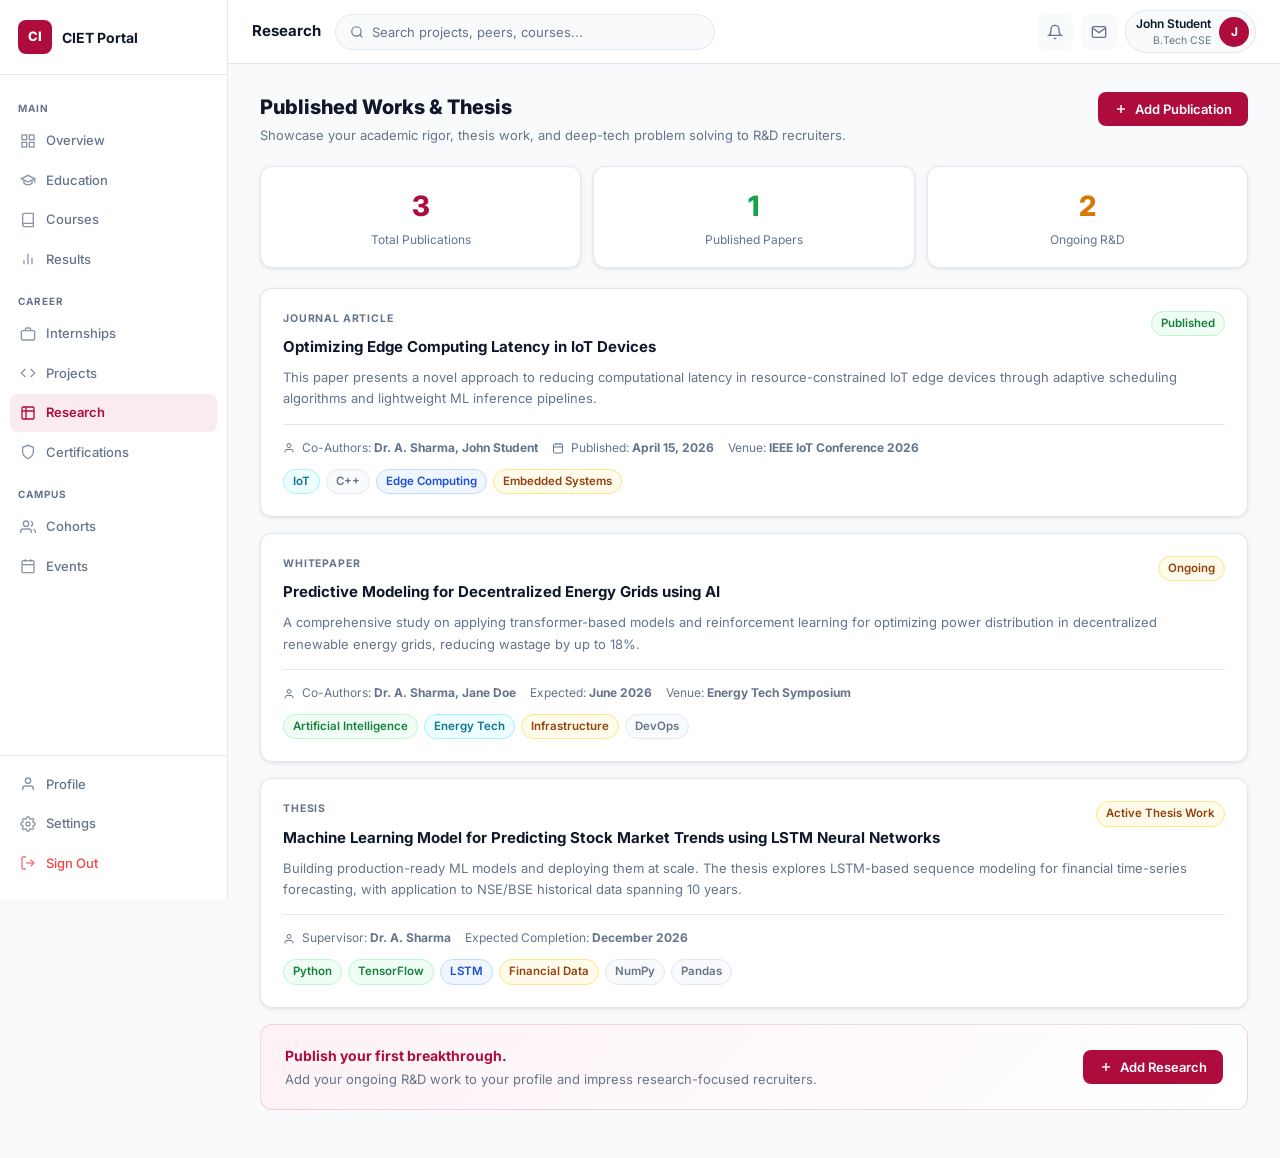
<file: research.html>
<!DOCTYPE html>
<html lang="en">
<head>
  <meta charset="UTF-8"/>
  <meta name="viewport" content="width=device-width, initial-scale=1.0"/>
  <title>Research — CIET Portal</title>
  <link rel="stylesheet" href="css/portal.css"/>
</head>
<body>
<div class="sidebar-overlay" id="sidebar-overlay"></div>
<div class="app-wrapper">
  <aside class="sidebar">
    <div class="sidebar-logo"><div class="logo-icon">CI</div><span class="logo-text">CIET Portal</span></div>
    <nav class="sidebar-nav">
      <p class="nav-group-label">MAIN</p>
      <a class="nav-item" href="index.html"><svg xmlns="http://www.w3.org/2000/svg" viewBox="0 0 24 24" fill="none" stroke="currentColor" stroke-width="2"><rect x="3" y="3" width="7" height="7"/><rect x="14" y="3" width="7" height="7"/><rect x="14" y="14" width="7" height="7"/><rect x="3" y="14" width="7" height="7"/></svg>Overview</a>
      <a class="nav-item" href="education.html"><svg xmlns="http://www.w3.org/2000/svg" viewBox="0 0 24 24" fill="none" stroke="currentColor" stroke-width="2"><path d="M22 10v6M2 10l10-5 10 5-10 5z"/><path d="M6 12v5c3 3 9 3 12 0v-5"/></svg>Education</a>
      <a class="nav-item" href="courses.html"><svg xmlns="http://www.w3.org/2000/svg" viewBox="0 0 24 24" fill="none" stroke="currentColor" stroke-width="2"><path d="M4 19.5A2.5 2.5 0 0 1 6.5 17H20"/><path d="M6.5 2H20v20H6.5A2.5 2.5 0 0 1 4 19.5v-15A2.5 2.5 0 0 1 6.5 2z"/></svg>Courses</a>
      <a class="nav-item" href="results.html"><svg xmlns="http://www.w3.org/2000/svg" viewBox="0 0 24 24" fill="none" stroke="currentColor" stroke-width="2"><line x1="18" y1="20" x2="18" y2="10"/><line x1="12" y1="20" x2="12" y2="4"/><line x1="6" y1="20" x2="6" y2="14"/></svg>Results</a>
      <p class="nav-group-label">CAREER</p>
      <a class="nav-item" href="internships.html"><svg xmlns="http://www.w3.org/2000/svg" viewBox="0 0 24 24" fill="none" stroke="currentColor" stroke-width="2"><rect x="2" y="7" width="20" height="14" rx="2"/><path d="M16 7V5a2 2 0 0 0-2-2h-4a2 2 0 0 0-2 2v2"/></svg>Internships</a>
      <a class="nav-item" href="projects.html"><svg xmlns="http://www.w3.org/2000/svg" viewBox="0 0 24 24" fill="none" stroke="currentColor" stroke-width="2"><polyline points="16 18 22 12 16 6"/><polyline points="8 6 2 12 8 18"/></svg>Projects</a>
      <a class="nav-item active" href="research.html"><svg xmlns="http://www.w3.org/2000/svg" viewBox="0 0 24 24" fill="none" stroke="currentColor" stroke-width="2"><path d="M9 3H5a2 2 0 0 0-2 2v4m6-6h10a2 2 0 0 1 2 2v4M9 3v18m0 0h10a2 2 0 0 0 2-2V9M9 21H5a2 2 0 0 1-2-2V9m0 0h18"/></svg>Research</a>
      <a class="nav-item" href="certifications.html"><svg xmlns="http://www.w3.org/2000/svg" viewBox="0 0 24 24" fill="none" stroke="currentColor" stroke-width="2"><path d="M12 22s8-4 8-10V5l-8-3-8 3v7c0 6 8 10 8 10z"/></svg>Certifications</a>
      <p class="nav-group-label">CAMPUS</p>
      <a class="nav-item" href="cohorts.html"><svg xmlns="http://www.w3.org/2000/svg" viewBox="0 0 24 24" fill="none" stroke="currentColor" stroke-width="2"><path d="M17 21v-2a4 4 0 0 0-4-4H5a4 4 0 0 0-4 4v2"/><circle cx="9" cy="7" r="4"/><path d="M23 21v-2a4 4 0 0 0-3-3.87"/><path d="M16 3.13a4 4 0 0 1 0 7.75"/></svg>Cohorts</a>
      <a class="nav-item" href="events.html"><svg xmlns="http://www.w3.org/2000/svg" viewBox="0 0 24 24" fill="none" stroke="currentColor" stroke-width="2"><rect x="3" y="4" width="18" height="18" rx="2"/><line x1="16" y1="2" x2="16" y2="6"/><line x1="8" y1="2" x2="8" y2="6"/><line x1="3" y1="10" x2="21" y2="10"/></svg>Events</a>
    </nav>
    <div class="sidebar-bottom">
      <a class="nav-item" href="profile.html"><svg xmlns="http://www.w3.org/2000/svg" viewBox="0 0 24 24" fill="none" stroke="currentColor" stroke-width="2"><path d="M20 21v-2a4 4 0 0 0-4-4H8a4 4 0 0 0-4 4v2"/><circle cx="12" cy="7" r="4"/></svg>Profile</a>
      <a class="nav-item" href="settings.html"><svg xmlns="http://www.w3.org/2000/svg" viewBox="0 0 24 24" fill="none" stroke="currentColor" stroke-width="2"><circle cx="12" cy="12" r="3"/><path d="M19.4 15a1.65 1.65 0 0 0 .33 1.82l.06.06a2 2 0 0 1-2.83 2.83l-.06-.06a1.65 1.65 0 0 0-1.82-.33 1.65 1.65 0 0 0-1 1.51V21a2 2 0 0 1-4 0v-.09A1.65 1.65 0 0 0 9 19.4a1.65 1.65 0 0 0-1.82.33l-.06.06a2 2 0 0 1-2.83-2.83l.06-.06A1.65 1.65 0 0 0 4.68 15a1.65 1.65 0 0 0-1.51-1H3a2 2 0 0 1 0-4h.09A1.65 1.65 0 0 0 4.6 9a1.65 1.65 0 0 0-.33-1.82l-.06-.06a2 2 0 0 1 2.83-2.83l.06.06A1.65 1.65 0 0 0 9 4.68a1.65 1.65 0 0 0 1-1.51V3a2 2 0 0 1 4 0v.09a1.65 1.65 0 0 0 1 1.51 1.65 1.65 0 0 0 1.82-.33l.06-.06a2 2 0 0 1 2.83 2.83l-.06.06A1.65 1.65 0 0 0 19.4 9a1.65 1.65 0 0 0 1.51 1H21a2 2 0 0 1 0 4h-.09a1.65 1.65 0 0 0-1.51 1z"/></svg>Settings</a>
      <a class="nav-item danger" href="#"><svg xmlns="http://www.w3.org/2000/svg" viewBox="0 0 24 24" fill="none" stroke="currentColor" stroke-width="2"><path d="M9 21H5a2 2 0 0 1-2-2V5a2 2 0 0 1 2-2h4"/><polyline points="16 17 21 12 16 7"/><line x1="21" y1="12" x2="9" y2="12"/></svg>Sign Out</a>
    </div>
  </aside>

  <header class="topbar">
    <div class="topbar-left">
      <button class="hamburger" id="hamburger"><svg xmlns="http://www.w3.org/2000/svg" viewBox="0 0 24 24" fill="none" stroke="currentColor" stroke-width="2"><line x1="3" y1="6" x2="21" y2="6"/><line x1="3" y1="12" x2="21" y2="12"/><line x1="3" y1="18" x2="21" y2="18"/></svg></button>
      <span class="page-title">Research</span>
      <div class="search-bar"><svg xmlns="http://www.w3.org/2000/svg" viewBox="0 0 24 24" fill="none" stroke="currentColor" stroke-width="2"><circle cx="11" cy="11" r="8"/><line x1="21" y1="21" x2="16.65" y2="16.65"/></svg><input type="text" placeholder="Search projects, peers, courses..."/></div>
    </div>
    <div class="topbar-right">
      <button class="icon-btn"><svg xmlns="http://www.w3.org/2000/svg" viewBox="0 0 24 24" fill="none" stroke="currentColor" stroke-width="2"><path d="M18 8A6 6 0 0 0 6 8c0 7-3 9-3 9h18s-3-2-3-9"/><path d="M13.73 21a2 2 0 0 1-3.46 0"/></svg></button>
      <button class="icon-btn"><svg xmlns="http://www.w3.org/2000/svg" viewBox="0 0 24 24" fill="none" stroke="currentColor" stroke-width="2"><path d="M4 4h16c1.1 0 2 .9 2 2v12c0 1.1-.9 2-2 2H4c-1.1 0-2-.9-2-2V6c0-1.1.9-2 2-2z"/><polyline points="22,6 12,13 2,6"/></svg></button>
      <div class="user-chip"><div class="user-chip-info"><div class="name">John Student</div><div class="role">B.Tech CSE</div></div><div class="avatar">J</div></div>
    </div>
  </header>

  <main class="main-content">
    <div class="flex-between">
      <div>
        <h1 class="section-title">Published Works &amp; Thesis</h1>
        <p class="section-sub">Showcase your academic rigor, thesis work, and deep-tech problem solving to R&amp;D recruiters.</p>
      </div>
      <button class="btn-primary">
        <svg xmlns="http://www.w3.org/2000/svg" width="14" height="14" viewBox="0 0 24 24" fill="none" stroke="currentColor" stroke-width="2.5"><line x1="12" y1="5" x2="12" y2="19"/><line x1="5" y1="12" x2="19" y2="12"/></svg>
        Add Publication
      </button>
    </div>

    <!-- Stats Row -->
    <div class="two-col-grid" style="margin-bottom:20px;">
      <div style="display:grid;grid-template-columns:repeat(3,1fr);gap:12px;grid-column:1/-1;">
        <div class="card" style="padding:18px;text-align:center;">
          <div style="font-size:28px;font-weight:800;color:var(--primary);">3</div>
          <div style="font-size:12px;color:var(--muted);margin-top:4px;">Total Publications</div>
        </div>
        <div class="card" style="padding:18px;text-align:center;">
          <div style="font-size:28px;font-weight:800;color:var(--green);">1</div>
          <div style="font-size:12px;color:var(--muted);margin-top:4px;">Published Papers</div>
        </div>
        <div class="card" style="padding:18px;text-align:center;">
          <div style="font-size:28px;font-weight:800;color:var(--amber);">2</div>
          <div style="font-size:12px;color:var(--muted);margin-top:4px;">Ongoing R&amp;D</div>
        </div>
      </div>
    </div>

    <!-- Paper 1 -->
    <div class="research-card">
      <div style="display:flex;justify-content:space-between;align-items:flex-start;flex-wrap:wrap;gap:8px;">
        <span class="research-type">Journal Article</span>
        <span class="tag tag-green">Published</span>
      </div>
      <div class="research-title">Optimizing Edge Computing Latency in IoT Devices</div>
      <div class="research-abstract">
        This paper presents a novel approach to reducing computational latency in resource-constrained IoT edge devices through adaptive scheduling algorithms and lightweight ML inference pipelines.
      </div>
      <div class="research-meta">
        <span>
          <svg xmlns="http://www.w3.org/2000/svg" width="12" height="12" viewBox="0 0 24 24" fill="none" stroke="currentColor" stroke-width="2" style="vertical-align:middle;margin-right:4px;"><path d="M20 21v-2a4 4 0 0 0-4-4H8a4 4 0 0 0-4 4v2"/><circle cx="12" cy="7" r="4"/></svg>
          Co-Authors: <strong>Dr. A. Sharma, John Student</strong>
        </span>
        <span>
          <svg xmlns="http://www.w3.org/2000/svg" width="12" height="12" viewBox="0 0 24 24" fill="none" stroke="currentColor" stroke-width="2" style="vertical-align:middle;margin-right:4px;"><rect x="3" y="4" width="18" height="18" rx="2"/><line x1="16" y1="2" x2="16" y2="6"/><line x1="8" y1="2" x2="8" y2="6"/><line x1="3" y1="10" x2="21" y2="10"/></svg>
          Published: <strong>April 15, 2026</strong>
        </span>
        <span>Venue: <strong>IEEE IoT Conference 2026</strong></span>
      </div>
      <div style="margin-top:12px;display:flex;flex-wrap:wrap;gap:6px;">
        <span class="tag tag-cyan">IoT</span>
        <span class="tag">C++</span>
        <span class="tag tag-blue">Edge Computing</span>
        <span class="tag tag-amber">Embedded Systems</span>
      </div>
    </div>

    <!-- Paper 2 -->
    <div class="research-card">
      <div style="display:flex;justify-content:space-between;align-items:flex-start;flex-wrap:wrap;gap:8px;">
        <span class="research-type">Whitepaper</span>
        <span class="tag tag-amber">Ongoing</span>
      </div>
      <div class="research-title">Predictive Modeling for Decentralized Energy Grids using AI</div>
      <div class="research-abstract">
        A comprehensive study on applying transformer-based models and reinforcement learning for optimizing power distribution in decentralized renewable energy grids, reducing wastage by up to 18%.
      </div>
      <div class="research-meta">
        <span>
          <svg xmlns="http://www.w3.org/2000/svg" width="12" height="12" viewBox="0 0 24 24" fill="none" stroke="currentColor" stroke-width="2" style="vertical-align:middle;margin-right:4px;"><path d="M20 21v-2a4 4 0 0 0-4-4H8a4 4 0 0 0-4 4v2"/><circle cx="12" cy="7" r="4"/></svg>
          Co-Authors: <strong>Dr. A. Sharma, Jane Doe</strong>
        </span>
        <span>Expected: <strong>June 2026</strong></span>
        <span>Venue: <strong>Energy Tech Symposium</strong></span>
      </div>
      <div style="margin-top:12px;display:flex;flex-wrap:wrap;gap:6px;">
        <span class="tag tag-green">Artificial Intelligence</span>
        <span class="tag tag-cyan">Energy Tech</span>
        <span class="tag tag-amber">Infrastructure</span>
        <span class="tag">DevOps</span>
      </div>
    </div>

    <!-- Paper 3 — Thesis -->
    <div class="research-card">
      <div style="display:flex;justify-content:space-between;align-items:flex-start;flex-wrap:wrap;gap:8px;">
        <span class="research-type">Thesis</span>
        <span class="tag tag-amber">Active Thesis Work</span>
      </div>
      <div class="research-title">Machine Learning Model for Predicting Stock Market Trends using LSTM Neural Networks</div>
      <div class="research-abstract">
        Building production-ready ML models and deploying them at scale. The thesis explores LSTM-based sequence modeling for financial time-series forecasting, with application to NSE/BSE historical data spanning 10 years.
      </div>
      <div class="research-meta">
        <span>
          <svg xmlns="http://www.w3.org/2000/svg" width="12" height="12" viewBox="0 0 24 24" fill="none" stroke="currentColor" stroke-width="2" style="vertical-align:middle;margin-right:4px;"><path d="M20 21v-2a4 4 0 0 0-4-4H8a4 4 0 0 0-4 4v2"/><circle cx="12" cy="7" r="4"/></svg>
          Supervisor: <strong>Dr. A. Sharma</strong>
        </span>
        <span>Expected Completion: <strong>December 2026</strong></span>
      </div>
      <div style="margin-top:12px;display:flex;flex-wrap:wrap;gap:6px;">
        <span class="tag tag-green">Python</span>
        <span class="tag tag-green">TensorFlow</span>
        <span class="tag tag-blue">LSTM</span>
        <span class="tag tag-amber">Financial Data</span>
        <span class="tag">NumPy</span>
        <span class="tag">Pandas</span>
      </div>
    </div>

    <!-- Ongoing Thesis Banner -->
    <div style="background:linear-gradient(135deg,#fdf2f5,#fff);border:1px solid rgba(175,12,62,0.15);border-radius:var(--radius);padding:20px 24px;margin-top:8px;display:flex;align-items:center;justify-content:space-between;gap:12px;">
      <div>
        <div style="font-size:14px;font-weight:700;color:var(--primary);margin-bottom:4px;">Publish your first breakthrough.</div>
        <div style="font-size:13px;color:var(--muted);">Add your ongoing R&amp;D work to your profile and impress research-focused recruiters.</div>
      </div>
      <button class="btn-primary" style="flex-shrink:0;">
        <svg xmlns="http://www.w3.org/2000/svg" width="14" height="14" viewBox="0 0 24 24" fill="none" stroke="currentColor" stroke-width="2.5"><line x1="12" y1="5" x2="12" y2="19"/><line x1="5" y1="12" x2="19" y2="12"/></svg>
        Add Research
      </button>
    </div>
  </main>
</div>
<script src="js/portal.js"></script>
</body>
</html>
</file>
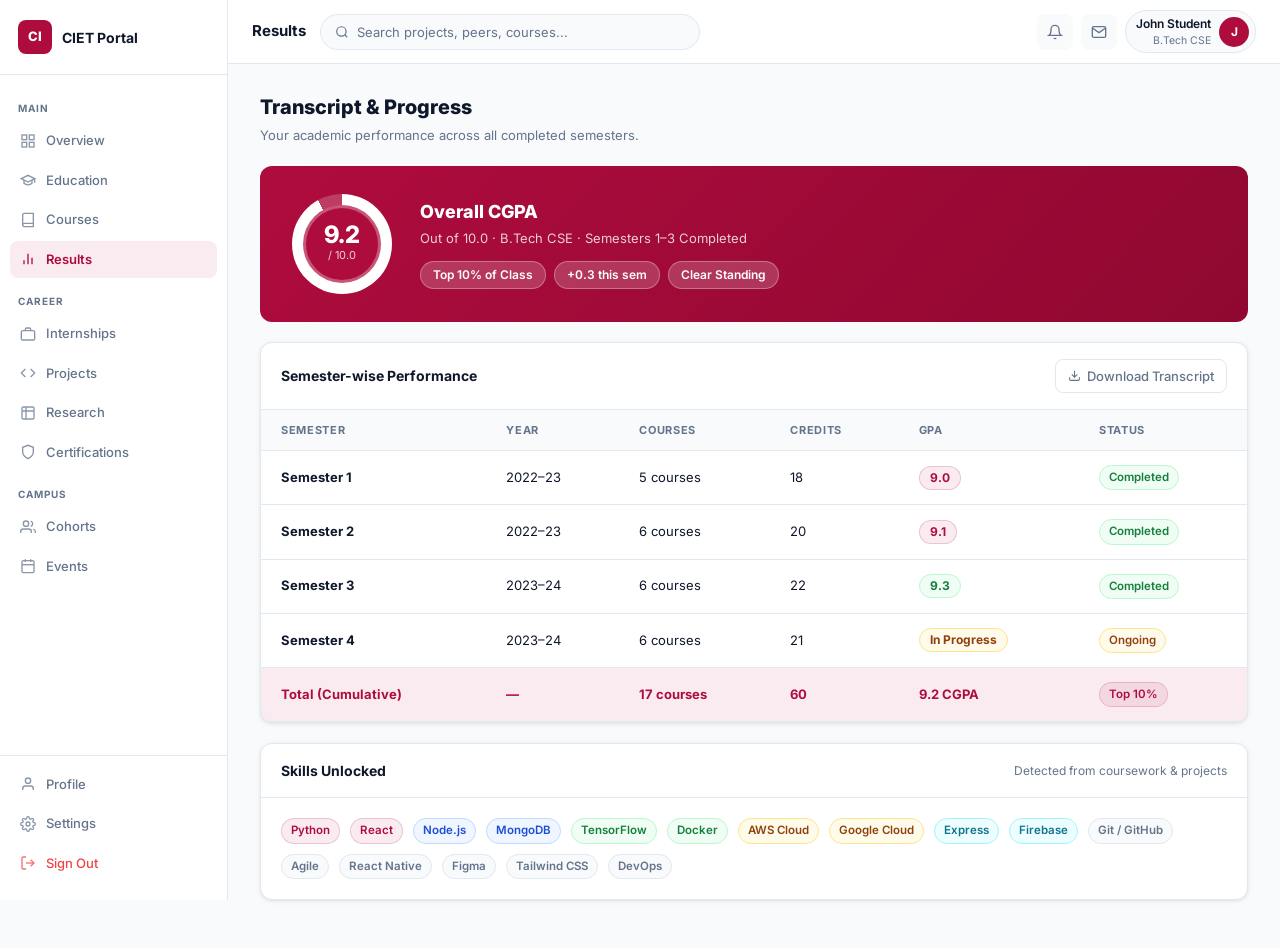
<file: results.html>
<!DOCTYPE html>
<html lang="en">
<head>
  <meta charset="UTF-8"/>
  <meta name="viewport" content="width=device-width, initial-scale=1.0"/>
  <title>Results — CIET Portal</title>
  <link rel="stylesheet" href="css/portal.css"/>
</head>
<body>
<div class="sidebar-overlay" id="sidebar-overlay"></div>
<div class="app-wrapper">
  <aside class="sidebar">
    <div class="sidebar-logo"><div class="logo-icon">CI</div><span class="logo-text">CIET Portal</span></div>
    <nav class="sidebar-nav">
      <p class="nav-group-label">MAIN</p>
      <a class="nav-item" href="index.html"><svg xmlns="http://www.w3.org/2000/svg" viewBox="0 0 24 24" fill="none" stroke="currentColor" stroke-width="2"><rect x="3" y="3" width="7" height="7"/><rect x="14" y="3" width="7" height="7"/><rect x="14" y="14" width="7" height="7"/><rect x="3" y="14" width="7" height="7"/></svg>Overview</a>
      <a class="nav-item" href="education.html"><svg xmlns="http://www.w3.org/2000/svg" viewBox="0 0 24 24" fill="none" stroke="currentColor" stroke-width="2"><path d="M22 10v6M2 10l10-5 10 5-10 5z"/><path d="M6 12v5c3 3 9 3 12 0v-5"/></svg>Education</a>
      <a class="nav-item" href="courses.html"><svg xmlns="http://www.w3.org/2000/svg" viewBox="0 0 24 24" fill="none" stroke="currentColor" stroke-width="2"><path d="M4 19.5A2.5 2.5 0 0 1 6.5 17H20"/><path d="M6.5 2H20v20H6.5A2.5 2.5 0 0 1 4 19.5v-15A2.5 2.5 0 0 1 6.5 2z"/></svg>Courses</a>
      <a class="nav-item active" href="results.html"><svg xmlns="http://www.w3.org/2000/svg" viewBox="0 0 24 24" fill="none" stroke="currentColor" stroke-width="2"><line x1="18" y1="20" x2="18" y2="10"/><line x1="12" y1="20" x2="12" y2="4"/><line x1="6" y1="20" x2="6" y2="14"/></svg>Results</a>
      <p class="nav-group-label">CAREER</p>
      <a class="nav-item" href="internships.html"><svg xmlns="http://www.w3.org/2000/svg" viewBox="0 0 24 24" fill="none" stroke="currentColor" stroke-width="2"><rect x="2" y="7" width="20" height="14" rx="2"/><path d="M16 7V5a2 2 0 0 0-2-2h-4a2 2 0 0 0-2 2v2"/></svg>Internships</a>
      <a class="nav-item" href="projects.html"><svg xmlns="http://www.w3.org/2000/svg" viewBox="0 0 24 24" fill="none" stroke="currentColor" stroke-width="2"><polyline points="16 18 22 12 16 6"/><polyline points="8 6 2 12 8 18"/></svg>Projects</a>
      <a class="nav-item" href="research.html"><svg xmlns="http://www.w3.org/2000/svg" viewBox="0 0 24 24" fill="none" stroke="currentColor" stroke-width="2"><path d="M9 3H5a2 2 0 0 0-2 2v4m6-6h10a2 2 0 0 1 2 2v4M9 3v18m0 0h10a2 2 0 0 0 2-2V9M9 21H5a2 2 0 0 1-2-2V9m0 0h18"/></svg>Research</a>
      <a class="nav-item" href="certifications.html"><svg xmlns="http://www.w3.org/2000/svg" viewBox="0 0 24 24" fill="none" stroke="currentColor" stroke-width="2"><path d="M12 22s8-4 8-10V5l-8-3-8 3v7c0 6 8 10 8 10z"/></svg>Certifications</a>
      <p class="nav-group-label">CAMPUS</p>
      <a class="nav-item" href="cohorts.html"><svg xmlns="http://www.w3.org/2000/svg" viewBox="0 0 24 24" fill="none" stroke="currentColor" stroke-width="2"><path d="M17 21v-2a4 4 0 0 0-4-4H5a4 4 0 0 0-4 4v2"/><circle cx="9" cy="7" r="4"/><path d="M23 21v-2a4 4 0 0 0-3-3.87"/><path d="M16 3.13a4 4 0 0 1 0 7.75"/></svg>Cohorts</a>
      <a class="nav-item" href="events.html"><svg xmlns="http://www.w3.org/2000/svg" viewBox="0 0 24 24" fill="none" stroke="currentColor" stroke-width="2"><rect x="3" y="4" width="18" height="18" rx="2"/><line x1="16" y1="2" x2="16" y2="6"/><line x1="8" y1="2" x2="8" y2="6"/><line x1="3" y1="10" x2="21" y2="10"/></svg>Events</a>
    </nav>
    <div class="sidebar-bottom">
      <a class="nav-item" href="profile.html"><svg xmlns="http://www.w3.org/2000/svg" viewBox="0 0 24 24" fill="none" stroke="currentColor" stroke-width="2"><path d="M20 21v-2a4 4 0 0 0-4-4H8a4 4 0 0 0-4 4v2"/><circle cx="12" cy="7" r="4"/></svg>Profile</a>
      <a class="nav-item" href="settings.html"><svg xmlns="http://www.w3.org/2000/svg" viewBox="0 0 24 24" fill="none" stroke="currentColor" stroke-width="2"><circle cx="12" cy="12" r="3"/><path d="M19.4 15a1.65 1.65 0 0 0 .33 1.82l.06.06a2 2 0 0 1-2.83 2.83l-.06-.06a1.65 1.65 0 0 0-1.82-.33 1.65 1.65 0 0 0-1 1.51V21a2 2 0 0 1-4 0v-.09A1.65 1.65 0 0 0 9 19.4a1.65 1.65 0 0 0-1.82.33l-.06.06a2 2 0 0 1-2.83-2.83l.06-.06A1.65 1.65 0 0 0 4.68 15a1.65 1.65 0 0 0-1.51-1H3a2 2 0 0 1 0-4h.09A1.65 1.65 0 0 0 4.6 9a1.65 1.65 0 0 0-.33-1.82l-.06-.06a2 2 0 0 1 2.83-2.83l.06.06A1.65 1.65 0 0 0 9 4.68a1.65 1.65 0 0 0 1-1.51V3a2 2 0 0 1 4 0v.09a1.65 1.65 0 0 0 1 1.51 1.65 1.65 0 0 0 1.82-.33l.06-.06a2 2 0 0 1 2.83 2.83l-.06.06A1.65 1.65 0 0 0 19.4 9a1.65 1.65 0 0 0 1.51 1H21a2 2 0 0 1 0 4h-.09a1.65 1.65 0 0 0-1.51 1z"/></svg>Settings</a>
      <a class="nav-item danger" href="#"><svg xmlns="http://www.w3.org/2000/svg" viewBox="0 0 24 24" fill="none" stroke="currentColor" stroke-width="2"><path d="M9 21H5a2 2 0 0 1-2-2V5a2 2 0 0 1 2-2h4"/><polyline points="16 17 21 12 16 7"/><line x1="21" y1="12" x2="9" y2="12"/></svg>Sign Out</a>
    </div>
  </aside>

  <header class="topbar">
    <div class="topbar-left">
      <button class="hamburger" id="hamburger"><svg xmlns="http://www.w3.org/2000/svg" viewBox="0 0 24 24" fill="none" stroke="currentColor" stroke-width="2"><line x1="3" y1="6" x2="21" y2="6"/><line x1="3" y1="12" x2="21" y2="12"/><line x1="3" y1="18" x2="21" y2="18"/></svg></button>
      <span class="page-title">Results</span>
      <div class="search-bar"><svg xmlns="http://www.w3.org/2000/svg" viewBox="0 0 24 24" fill="none" stroke="currentColor" stroke-width="2"><circle cx="11" cy="11" r="8"/><line x1="21" y1="21" x2="16.65" y2="16.65"/></svg><input type="text" placeholder="Search projects, peers, courses..."/></div>
    </div>
    <div class="topbar-right">
      <button class="icon-btn"><svg xmlns="http://www.w3.org/2000/svg" viewBox="0 0 24 24" fill="none" stroke="currentColor" stroke-width="2"><path d="M18 8A6 6 0 0 0 6 8c0 7-3 9-3 9h18s-3-2-3-9"/><path d="M13.73 21a2 2 0 0 1-3.46 0"/></svg></button>
      <button class="icon-btn"><svg xmlns="http://www.w3.org/2000/svg" viewBox="0 0 24 24" fill="none" stroke="currentColor" stroke-width="2"><path d="M4 4h16c1.1 0 2 .9 2 2v12c0 1.1-.9 2-2 2H4c-1.1 0-2-.9-2-2V6c0-1.1.9-2 2-2z"/><polyline points="22,6 12,13 2,6"/></svg></button>
      <div class="user-chip"><div class="user-chip-info"><div class="name">John Student</div><div class="role">B.Tech CSE</div></div><div class="avatar">J</div></div>
    </div>
  </header>

  <main class="main-content">
    <h1 class="section-title">Transcript &amp; Progress</h1>
    <p class="section-sub" style="margin-bottom:20px;">Your academic performance across all completed semesters.</p>

    <!-- CGPA Hero -->
    <div class="cgpa-hero">
      <div class="cgpa-hero-circle">
        <div class="cgpa-hero-num">
          <div class="big">9.2</div>
          <div class="small">/ 10.0</div>
        </div>
      </div>
      <div class="cgpa-hero-info">
        <div class="title">Overall CGPA</div>
        <div class="sub">Out of 10.0 · B.Tech CSE · Semesters 1–3 Completed</div>
        <div class="badges">
          <span class="cgpa-hero-badge">Top 10% of Class</span>
          <span class="cgpa-hero-badge">+0.3 this sem</span>
          <span class="cgpa-hero-badge">Clear Standing</span>
        </div>
      </div>
    </div>

    <!-- Semester Results Table -->
    <div class="card" style="margin-bottom:20px;">
      <div class="card-header-custom">
        <h2 style="font-size:14px;font-weight:700;">Semester-wise Performance</h2>
        <button class="btn-ghost">
          <svg xmlns="http://www.w3.org/2000/svg" width="13" height="13" viewBox="0 0 24 24" fill="none" stroke="currentColor" stroke-width="2"><path d="M21 15v4a2 2 0 0 1-2 2H5a2 2 0 0 1-2-2v-4"/><polyline points="7 10 12 15 17 10"/><line x1="12" y1="15" x2="12" y2="3"/></svg>
          Download Transcript
        </button>
      </div>
      <table class="results-table">
        <thead>
          <tr>
            <th>Semester</th>
            <th>Year</th>
            <th>Courses</th>
            <th>Credits</th>
            <th>GPA</th>
            <th>Status</th>
          </tr>
        </thead>
        <tbody>
          <tr>
            <td><strong>Semester 1</strong></td>
            <td>2022–23</td>
            <td>5 courses</td>
            <td>18</td>
            <td><span class="grade-pill grade-a">9.0</span></td>
            <td><span class="tag tag-green">Completed</span></td>
          </tr>
          <tr>
            <td><strong>Semester 2</strong></td>
            <td>2022–23</td>
            <td>6 courses</td>
            <td>20</td>
            <td><span class="grade-pill grade-a">9.1</span></td>
            <td><span class="tag tag-green">Completed</span></td>
          </tr>
          <tr>
            <td><strong>Semester 3</strong></td>
            <td>2023–24</td>
            <td>6 courses</td>
            <td>22</td>
            <td><span class="grade-pill grade-s">9.3</span></td>
            <td><span class="tag tag-green">Completed</span></td>
          </tr>
          <tr>
            <td><strong>Semester 4</strong></td>
            <td>2023–24</td>
            <td>6 courses</td>
            <td>21</td>
            <td><span class="grade-pill grade-b">In Progress</span></td>
            <td><span class="tag tag-amber">Ongoing</span></td>
          </tr>
          <tr class="total-row">
            <td><strong>Total (Cumulative)</strong></td>
            <td>—</td>
            <td>17 courses</td>
            <td><strong>60</strong></td>
            <td><strong>9.2 CGPA</strong></td>
            <td><span class="tag tag-primary">Top 10%</span></td>
          </tr>
        </tbody>
      </table>
    </div>

    <!-- Skills Unlocked -->
    <div class="card">
      <div class="card-header-custom">
        <h2 style="font-size:14px;font-weight:700;">Skills Unlocked</h2>
        <span class="text-muted text-sm">Detected from coursework &amp; projects</span>
      </div>
      <div class="card-body" style="display:flex;flex-wrap:wrap;gap:10px;">
        <span class="tag tag-primary">Python</span>
        <span class="tag tag-primary">React</span>
        <span class="tag tag-blue">Node.js</span>
        <span class="tag tag-blue">MongoDB</span>
        <span class="tag tag-green">TensorFlow</span>
        <span class="tag tag-green">Docker</span>
        <span class="tag tag-amber">AWS Cloud</span>
        <span class="tag tag-amber">Google Cloud</span>
        <span class="tag tag-cyan">Express</span>
        <span class="tag tag-cyan">Firebase</span>
        <span class="tag">Git / GitHub</span>
        <span class="tag">Agile</span>
        <span class="tag">React Native</span>
        <span class="tag">Figma</span>
        <span class="tag">Tailwind CSS</span>
        <span class="tag">DevOps</span>
      </div>
    </div>
  </main>
</div>
<script src="js/portal.js"></script>
</body>
</html>
</file>
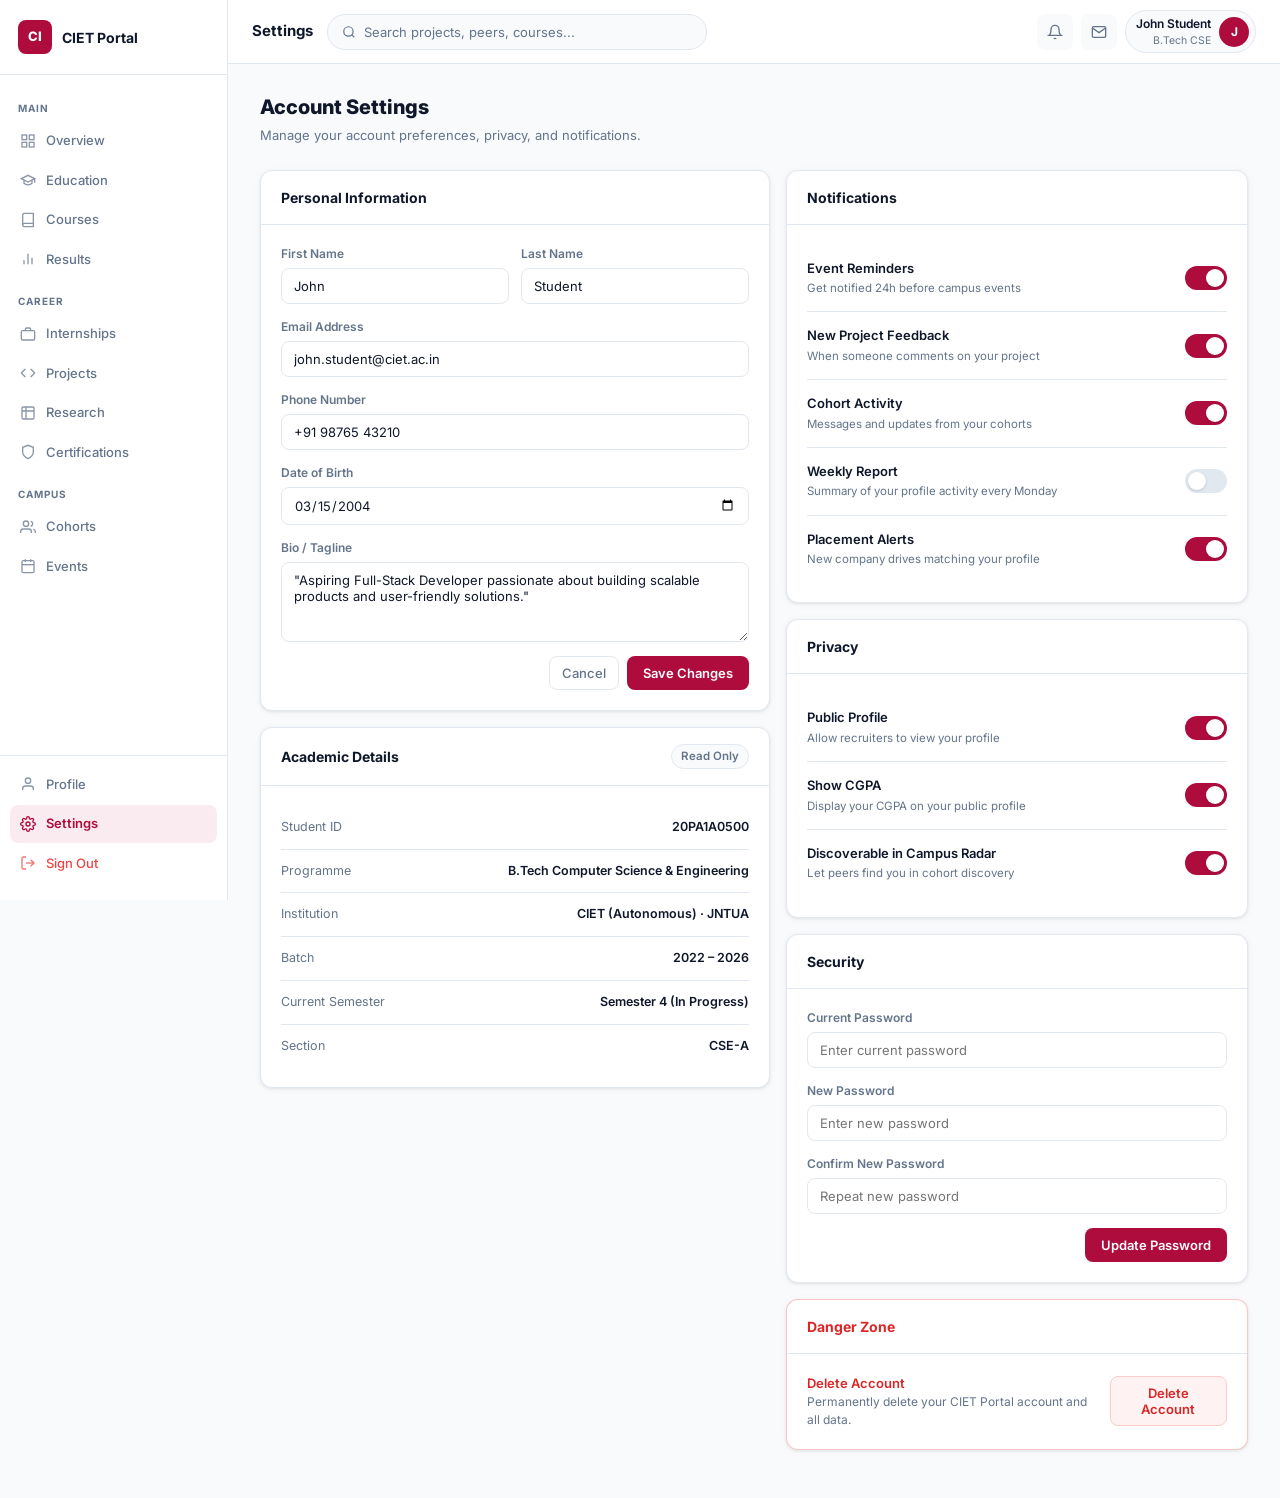
<file: settings.html>
<!DOCTYPE html>
<html lang="en">
<head>
  <meta charset="UTF-8"/>
  <meta name="viewport" content="width=device-width, initial-scale=1.0"/>
  <title>Settings — CIET Portal</title>
  <link rel="stylesheet" href="css/portal.css"/>
</head>
<body>
<div class="sidebar-overlay" id="sidebar-overlay"></div>
<div class="app-wrapper">
  <aside class="sidebar">
    <div class="sidebar-logo"><div class="logo-icon">CI</div><span class="logo-text">CIET Portal</span></div>
    <nav class="sidebar-nav">
      <p class="nav-group-label">MAIN</p>
      <a class="nav-item" href="index.html"><svg xmlns="http://www.w3.org/2000/svg" viewBox="0 0 24 24" fill="none" stroke="currentColor" stroke-width="2"><rect x="3" y="3" width="7" height="7"/><rect x="14" y="3" width="7" height="7"/><rect x="14" y="14" width="7" height="7"/><rect x="3" y="14" width="7" height="7"/></svg>Overview</a>
      <a class="nav-item" href="education.html"><svg xmlns="http://www.w3.org/2000/svg" viewBox="0 0 24 24" fill="none" stroke="currentColor" stroke-width="2"><path d="M22 10v6M2 10l10-5 10 5-10 5z"/><path d="M6 12v5c3 3 9 3 12 0v-5"/></svg>Education</a>
      <a class="nav-item" href="courses.html"><svg xmlns="http://www.w3.org/2000/svg" viewBox="0 0 24 24" fill="none" stroke="currentColor" stroke-width="2"><path d="M4 19.5A2.5 2.5 0 0 1 6.5 17H20"/><path d="M6.5 2H20v20H6.5A2.5 2.5 0 0 1 4 19.5v-15A2.5 2.5 0 0 1 6.5 2z"/></svg>Courses</a>
      <a class="nav-item" href="results.html"><svg xmlns="http://www.w3.org/2000/svg" viewBox="0 0 24 24" fill="none" stroke="currentColor" stroke-width="2"><line x1="18" y1="20" x2="18" y2="10"/><line x1="12" y1="20" x2="12" y2="4"/><line x1="6" y1="20" x2="6" y2="14"/></svg>Results</a>
      <p class="nav-group-label">CAREER</p>
      <a class="nav-item" href="internships.html"><svg xmlns="http://www.w3.org/2000/svg" viewBox="0 0 24 24" fill="none" stroke="currentColor" stroke-width="2"><rect x="2" y="7" width="20" height="14" rx="2"/><path d="M16 7V5a2 2 0 0 0-2-2h-4a2 2 0 0 0-2 2v2"/></svg>Internships</a>
      <a class="nav-item" href="projects.html"><svg xmlns="http://www.w3.org/2000/svg" viewBox="0 0 24 24" fill="none" stroke="currentColor" stroke-width="2"><polyline points="16 18 22 12 16 6"/><polyline points="8 6 2 12 8 18"/></svg>Projects</a>
      <a class="nav-item" href="research.html"><svg xmlns="http://www.w3.org/2000/svg" viewBox="0 0 24 24" fill="none" stroke="currentColor" stroke-width="2"><path d="M9 3H5a2 2 0 0 0-2 2v4m6-6h10a2 2 0 0 1 2 2v4M9 3v18m0 0h10a2 2 0 0 0 2-2V9M9 21H5a2 2 0 0 1-2-2V9m0 0h18"/></svg>Research</a>
      <a class="nav-item" href="certifications.html"><svg xmlns="http://www.w3.org/2000/svg" viewBox="0 0 24 24" fill="none" stroke="currentColor" stroke-width="2"><path d="M12 22s8-4 8-10V5l-8-3-8 3v7c0 6 8 10 8 10z"/></svg>Certifications</a>
      <p class="nav-group-label">CAMPUS</p>
      <a class="nav-item" href="cohorts.html"><svg xmlns="http://www.w3.org/2000/svg" viewBox="0 0 24 24" fill="none" stroke="currentColor" stroke-width="2"><path d="M17 21v-2a4 4 0 0 0-4-4H5a4 4 0 0 0-4 4v2"/><circle cx="9" cy="7" r="4"/><path d="M23 21v-2a4 4 0 0 0-3-3.87"/><path d="M16 3.13a4 4 0 0 1 0 7.75"/></svg>Cohorts</a>
      <a class="nav-item" href="events.html"><svg xmlns="http://www.w3.org/2000/svg" viewBox="0 0 24 24" fill="none" stroke="currentColor" stroke-width="2"><rect x="3" y="4" width="18" height="18" rx="2"/><line x1="16" y1="2" x2="16" y2="6"/><line x1="8" y1="2" x2="8" y2="6"/><line x1="3" y1="10" x2="21" y2="10"/></svg>Events</a>
    </nav>
    <div class="sidebar-bottom">
      <a class="nav-item" href="profile.html"><svg xmlns="http://www.w3.org/2000/svg" viewBox="0 0 24 24" fill="none" stroke="currentColor" stroke-width="2"><path d="M20 21v-2a4 4 0 0 0-4-4H8a4 4 0 0 0-4 4v2"/><circle cx="12" cy="7" r="4"/></svg>Profile</a>
      <a class="nav-item active" href="settings.html"><svg xmlns="http://www.w3.org/2000/svg" viewBox="0 0 24 24" fill="none" stroke="currentColor" stroke-width="2"><circle cx="12" cy="12" r="3"/><path d="M19.4 15a1.65 1.65 0 0 0 .33 1.82l.06.06a2 2 0 0 1-2.83 2.83l-.06-.06a1.65 1.65 0 0 0-1.82-.33 1.65 1.65 0 0 0-1 1.51V21a2 2 0 0 1-4 0v-.09A1.65 1.65 0 0 0 9 19.4a1.65 1.65 0 0 0-1.82.33l-.06.06a2 2 0 0 1-2.83-2.83l.06-.06A1.65 1.65 0 0 0 4.68 15a1.65 1.65 0 0 0-1.51-1H3a2 2 0 0 1 0-4h.09A1.65 1.65 0 0 0 4.6 9a1.65 1.65 0 0 0-.33-1.82l-.06-.06a2 2 0 0 1 2.83-2.83l.06.06A1.65 1.65 0 0 0 9 4.68a1.65 1.65 0 0 0 1-1.51V3a2 2 0 0 1 4 0v.09a1.65 1.65 0 0 0 1 1.51 1.65 1.65 0 0 0 1.82-.33l.06-.06a2 2 0 0 1 2.83 2.83l-.06.06A1.65 1.65 0 0 0 19.4 9a1.65 1.65 0 0 0 1.51 1H21a2 2 0 0 1 0 4h-.09a1.65 1.65 0 0 0-1.51 1z"/></svg>Settings</a>
      <a class="nav-item danger" href="#"><svg xmlns="http://www.w3.org/2000/svg" viewBox="0 0 24 24" fill="none" stroke="currentColor" stroke-width="2"><path d="M9 21H5a2 2 0 0 1-2-2V5a2 2 0 0 1 2-2h4"/><polyline points="16 17 21 12 16 7"/><line x1="21" y1="12" x2="9" y2="12"/></svg>Sign Out</a>
    </div>
  </aside>

  <header class="topbar">
    <div class="topbar-left">
      <button class="hamburger" id="hamburger"><svg xmlns="http://www.w3.org/2000/svg" viewBox="0 0 24 24" fill="none" stroke="currentColor" stroke-width="2"><line x1="3" y1="6" x2="21" y2="6"/><line x1="3" y1="12" x2="21" y2="12"/><line x1="3" y1="18" x2="21" y2="18"/></svg></button>
      <span class="page-title">Settings</span>
      <div class="search-bar"><svg xmlns="http://www.w3.org/2000/svg" viewBox="0 0 24 24" fill="none" stroke="currentColor" stroke-width="2"><circle cx="11" cy="11" r="8"/><line x1="21" y1="21" x2="16.65" y2="16.65"/></svg><input type="text" placeholder="Search projects, peers, courses..."/></div>
    </div>
    <div class="topbar-right">
      <button class="icon-btn"><svg xmlns="http://www.w3.org/2000/svg" viewBox="0 0 24 24" fill="none" stroke="currentColor" stroke-width="2"><path d="M18 8A6 6 0 0 0 6 8c0 7-3 9-3 9h18s-3-2-3-9"/><path d="M13.73 21a2 2 0 0 1-3.46 0"/></svg></button>
      <button class="icon-btn"><svg xmlns="http://www.w3.org/2000/svg" viewBox="0 0 24 24" fill="none" stroke="currentColor" stroke-width="2"><path d="M4 4h16c1.1 0 2 .9 2 2v12c0 1.1-.9 2-2 2H4c-1.1 0-2-.9-2-2V6c0-1.1.9-2 2-2z"/><polyline points="22,6 12,13 2,6"/></svg></button>
      <div class="user-chip"><div class="user-chip-info"><div class="name">John Student</div><div class="role">B.Tech CSE</div></div><div class="avatar">J</div></div>
    </div>
  </header>

  <main class="main-content">
    <h1 class="section-title">Account Settings</h1>
    <p class="section-sub" style="margin-bottom:24px;">Manage your account preferences, privacy, and notifications.</p>

    <div class="settings-layout">
      <!-- Left Column -->
      <div style="display:flex;flex-direction:column;gap:16px;">

        <!-- Personal Information -->
        <div class="card">
          <div class="card-header-custom">
            <h2 class="settings-section-title">Personal Information</h2>
          </div>
          <div class="card-body settings-form">
            <div class="form-grid">
              <div class="form-group">
                <label class="form-label">First Name</label>
                <input type="text" class="form-input" value="John" placeholder="First Name"/>
              </div>
              <div class="form-group">
                <label class="form-label">Last Name</label>
                <input type="text" class="form-input" value="Student" placeholder="Last Name"/>
              </div>
            </div>
            <div class="form-group">
              <label class="form-label">Email Address</label>
              <input type="email" class="form-input" value="john.student@ciet.ac.in" placeholder="Email"/>
            </div>
            <div class="form-group">
              <label class="form-label">Phone Number</label>
              <input type="tel" class="form-input" value="+91 98765 43210" placeholder="Phone"/>
            </div>
            <div class="form-group">
              <label class="form-label">Date of Birth</label>
              <input type="date" class="form-input" value="2004-03-15"/>
            </div>
            <div class="form-group">
              <label class="form-label">Bio / Tagline</label>
              <textarea class="form-input form-textarea" placeholder="Your bio...">"Aspiring Full-Stack Developer passionate about building scalable products and user-friendly solutions."</textarea>
            </div>
            <div style="display:flex;gap:8px;justify-content:flex-end;">
              <button class="btn-ghost">Cancel</button>
              <button class="btn-primary">Save Changes</button>
            </div>
          </div>
        </div>

        <!-- Academic Details -->
        <div class="card">
          <div class="card-header-custom">
            <h2 class="settings-section-title">Academic Details</h2>
            <span class="tag">Read Only</span>
          </div>
          <div class="card-body">
            <div class="settings-info-row"><span class="info-label">Student ID</span><span class="info-val">20PA1A0500</span></div>
            <div class="settings-info-row"><span class="info-label">Programme</span><span class="info-val">B.Tech Computer Science &amp; Engineering</span></div>
            <div class="settings-info-row"><span class="info-label">Institution</span><span class="info-val">CIET (Autonomous) · JNTUA</span></div>
            <div class="settings-info-row"><span class="info-label">Batch</span><span class="info-val">2022 – 2026</span></div>
            <div class="settings-info-row"><span class="info-label">Current Semester</span><span class="info-val">Semester 4 (In Progress)</span></div>
            <div class="settings-info-row" style="border-bottom:none;"><span class="info-label">Section</span><span class="info-val">CSE-A</span></div>
          </div>
        </div>

      </div>

      <!-- Right Column -->
      <div style="display:flex;flex-direction:column;gap:16px;">

        <!-- Notifications -->
        <div class="card">
          <div class="card-header-custom">
            <h2 class="settings-section-title">Notifications</h2>
          </div>
          <div class="card-body" style="display:flex;flex-direction:column;gap:0;">
            <div class="toggle-row">
              <div>
                <div class="toggle-label">Event Reminders</div>
                <div class="toggle-desc">Get notified 24h before campus events</div>
              </div>
              <label class="toggle-switch">
                <input type="checkbox" checked/>
                <span class="toggle-slider"></span>
              </label>
            </div>
            <div class="toggle-row">
              <div>
                <div class="toggle-label">New Project Feedback</div>
                <div class="toggle-desc">When someone comments on your project</div>
              </div>
              <label class="toggle-switch">
                <input type="checkbox" checked/>
                <span class="toggle-slider"></span>
              </label>
            </div>
            <div class="toggle-row">
              <div>
                <div class="toggle-label">Cohort Activity</div>
                <div class="toggle-desc">Messages and updates from your cohorts</div>
              </div>
              <label class="toggle-switch">
                <input type="checkbox" checked/>
                <span class="toggle-slider"></span>
              </label>
            </div>
            <div class="toggle-row">
              <div>
                <div class="toggle-label">Weekly Report</div>
                <div class="toggle-desc">Summary of your profile activity every Monday</div>
              </div>
              <label class="toggle-switch">
                <input type="checkbox"/>
                <span class="toggle-slider"></span>
              </label>
            </div>
            <div class="toggle-row" style="border-bottom:none;">
              <div>
                <div class="toggle-label">Placement Alerts</div>
                <div class="toggle-desc">New company drives matching your profile</div>
              </div>
              <label class="toggle-switch">
                <input type="checkbox" checked/>
                <span class="toggle-slider"></span>
              </label>
            </div>
          </div>
        </div>

        <!-- Privacy -->
        <div class="card">
          <div class="card-header-custom">
            <h2 class="settings-section-title">Privacy</h2>
          </div>
          <div class="card-body" style="display:flex;flex-direction:column;gap:0;">
            <div class="toggle-row">
              <div>
                <div class="toggle-label">Public Profile</div>
                <div class="toggle-desc">Allow recruiters to view your profile</div>
              </div>
              <label class="toggle-switch">
                <input type="checkbox" checked/>
                <span class="toggle-slider"></span>
              </label>
            </div>
            <div class="toggle-row">
              <div>
                <div class="toggle-label">Show CGPA</div>
                <div class="toggle-desc">Display your CGPA on your public profile</div>
              </div>
              <label class="toggle-switch">
                <input type="checkbox" checked/>
                <span class="toggle-slider"></span>
              </label>
            </div>
            <div class="toggle-row" style="border-bottom:none;">
              <div>
                <div class="toggle-label">Discoverable in Campus Radar</div>
                <div class="toggle-desc">Let peers find you in cohort discovery</div>
              </div>
              <label class="toggle-switch">
                <input type="checkbox" checked/>
                <span class="toggle-slider"></span>
              </label>
            </div>
          </div>
        </div>

        <!-- Change Password -->
        <div class="card">
          <div class="card-header-custom">
            <h2 class="settings-section-title">Security</h2>
          </div>
          <div class="card-body settings-form">
            <div class="form-group">
              <label class="form-label">Current Password</label>
              <input type="password" class="form-input" placeholder="Enter current password"/>
            </div>
            <div class="form-group">
              <label class="form-label">New Password</label>
              <input type="password" class="form-input" placeholder="Enter new password"/>
            </div>
            <div class="form-group">
              <label class="form-label">Confirm New Password</label>
              <input type="password" class="form-input" placeholder="Repeat new password"/>
            </div>
            <div style="display:flex;gap:8px;justify-content:flex-end;">
              <button class="btn-primary">Update Password</button>
            </div>
          </div>
        </div>

        <!-- Danger Zone -->
        <div class="card" style="border-color:rgba(239,68,68,0.3);">
          <div class="card-header-custom">
            <h2 class="settings-section-title" style="color:#dc2626;">Danger Zone</h2>
          </div>
          <div class="card-body">
            <div style="display:flex;align-items:center;justify-content:space-between;gap:12px;">
              <div>
                <div style="font-size:13px;font-weight:600;color:#dc2626;">Delete Account</div>
                <div style="font-size:12px;color:var(--muted);">Permanently delete your CIET Portal account and all data.</div>
              </div>
              <button class="btn-danger">Delete Account</button>
            </div>
          </div>
        </div>

      </div>
    </div>
  </main>
</div>
<script src="js/portal.js"></script>
</body>
</html>
</file>
<file: css/portal.css>
/* =============================================
   CIET PORTAL — MASTER STYLESHEET
   Primary: #AF0C3E   Dark: #8F0830
   Accent: #22D3EE    Font: Inter (Google)
   ============================================= */

@import url('https://fonts.googleapis.com/css2?family=Inter:wght@400;500;600;700;800&display=swap');

/* ---- CSS CUSTOM PROPERTIES ---- */
:root {
  --primary:       #AF0C3E;
  --primary-dark:  #8F0830;
  --primary-light: rgba(175, 12, 62, 0.08);
  --cyan:          #22D3EE;
  --cyan-dark:     #0891b2;
  --green:         #16a34a;
  --amber:         #d97706;
  --alert-red:     #dc2626;

  --white:   #ffffff;
  --bg:      #f8fafc;
  --card:    #ffffff;
  --border:  #e2e8f0;
  --text:    #0f172a;
  --muted:   #64748b;

  --sidebar-w: 228px;
  --topbar-h:  64px;
  --radius:    12px;
  --shadow:    0 1px 3px rgba(0,0,0,.08), 0 1px 8px rgba(0,0,0,.04);
  --shadow-md: 0 4px 20px rgba(0,0,0,.08);
}

/* ---- RESET ---- */
*, *::before, *::after { box-sizing: border-box; margin: 0; padding: 0; }
html { font-size: 14px; }
body {
  font-family: 'Inter', system-ui, sans-serif;
  background: var(--bg);
  color: var(--text);
  line-height: 1.5;
  -webkit-font-smoothing: antialiased;
}
a { text-decoration: none; color: inherit; }
button { cursor: pointer; font-family: inherit; border: none; background: none; }
img { max-width: 100%; }
input, textarea, select { font-family: inherit; }

/* ====================================================
   LAYOUT
   ==================================================== */

.app-wrapper {
  display: flex;
  min-height: 100vh;
}

/* ---- SIDEBAR ---- */
.sidebar {
  width: var(--sidebar-w);
  flex-shrink: 0;
  background: var(--white);
  border-right: 1px solid var(--border);
  display: flex;
  flex-direction: column;
  position: fixed;
  top: 0;
  left: 0;
  height: 100vh;
  overflow-y: auto;
  z-index: 200;
  transition: transform .28s ease;
  scrollbar-width: none;
}
.sidebar::-webkit-scrollbar { display: none; }

.sidebar-logo {
  display: flex;
  align-items: center;
  gap: 10px;
  padding: 20px 18px;
  border-bottom: 1px solid var(--border);
}
.logo-icon {
  width: 34px;
  height: 34px;
  background: var(--primary);
  color: #fff;
  border-radius: 8px;
  display: flex;
  align-items: center;
  justify-content: center;
  font-weight: 800;
  font-size: 13px;
  letter-spacing: 0.02em;
  flex-shrink: 0;
}
.logo-text {
  font-size: 14px;
  font-weight: 700;
  color: var(--text);
}

.sidebar-nav {
  padding: 12px 10px;
  flex: 1;
}

.nav-group-label {
  font-size: 10px;
  font-weight: 700;
  letter-spacing: 0.1em;
  color: var(--muted);
  padding: 14px 8px 6px;
  text-transform: uppercase;
}

.nav-item {
  display: flex;
  align-items: center;
  gap: 10px;
  padding: 9px 10px;
  border-radius: 8px;
  font-size: 13px;
  font-weight: 500;
  color: var(--muted);
  transition: background .15s, color .15s;
  margin-bottom: 2px;
}
.nav-item svg {
  width: 16px;
  height: 16px;
  flex-shrink: 0;
  opacity: 0.75;
}
.nav-item:hover {
  background: var(--bg);
  color: var(--text);
}
.nav-item:hover svg { opacity: 1; }
.nav-item.active {
  background: var(--primary-light);
  color: var(--primary);
  font-weight: 600;
}
.nav-item.active svg { stroke: var(--primary); opacity: 1; }
.nav-item.danger { color: #ef4444; }
.nav-item.danger:hover { background: #fef2f2; }

.sidebar-bottom {
  padding: 10px 10px 16px;
  border-top: 1px solid var(--border);
  margin-top: auto;
}

/* Overlay (mobile) */
.sidebar-overlay {
  display: none;
  position: fixed;
  inset: 0;
  background: rgba(0,0,0,0.35);
  z-index: 180;
  transition: opacity .25s;
}
.sidebar-overlay.active { display: block; }

/* ---- TOPBAR ---- */
.topbar {
  position: fixed;
  top: 0;
  left: var(--sidebar-w);
  right: 0;
  height: var(--topbar-h);
  background: var(--white);
  border-bottom: 1px solid var(--border);
  display: flex;
  align-items: center;
  justify-content: space-between;
  padding: 0 24px;
  z-index: 150;
  gap: 16px;
}
.topbar-left {
  display: flex;
  align-items: center;
  gap: 14px;
  flex: 1;
  min-width: 0;
}
.topbar-right {
  display: flex;
  align-items: center;
  gap: 8px;
  flex-shrink: 0;
}

.page-title {
  font-size: 15px;
  font-weight: 700;
  white-space: nowrap;
  color: var(--text);
}

.search-bar {
  display: flex;
  align-items: center;
  gap: 8px;
  background: var(--bg);
  border: 1px solid var(--border);
  border-radius: 20px;
  padding: 0 14px;
  height: 36px;
  flex: 1;
  max-width: 380px;
  transition: border-color .2s;
}
.search-bar:focus-within { border-color: var(--primary); }
.search-bar svg { width: 14px; height: 14px; color: var(--muted); flex-shrink: 0; }
.search-bar input {
  border: none;
  background: none;
  outline: none;
  font-size: 13px;
  color: var(--text);
  width: 100%;
}
.search-bar input::placeholder { color: var(--muted); }

.hamburger {
  width: 34px;
  height: 34px;
  display: none;
  align-items: center;
  justify-content: center;
  border-radius: 8px;
  background: var(--bg);
  flex-shrink: 0;
}
.hamburger svg { width: 18px; height: 18px; }

.icon-btn {
  width: 36px;
  height: 36px;
  display: flex;
  align-items: center;
  justify-content: center;
  border-radius: 8px;
  background: var(--bg);
  color: var(--muted);
  transition: background .15s, color .15s;
}
.icon-btn:hover { background: var(--primary-light); color: var(--primary); }
.icon-btn svg { width: 16px; height: 16px; }

.user-chip {
  display: flex;
  align-items: center;
  gap: 8px;
  background: var(--bg);
  border: 1px solid var(--border);
  border-radius: 40px;
  padding: 4px 6px 4px 10px;
  cursor: pointer;
  transition: border-color .2s;
}
.user-chip:hover { border-color: var(--primary); }
.user-chip .user-chip-info { text-align: right; }
.user-chip .name { font-size: 12px; font-weight: 600; }
.user-chip .role { font-size: 10.5px; color: var(--muted); }
.avatar {
  width: 30px;
  height: 30px;
  border-radius: 50%;
  background: var(--primary);
  color: #fff;
  display: flex;
  align-items: center;
  justify-content: center;
  font-size: 12px;
  font-weight: 700;
  flex-shrink: 0;
}

/* ---- MAIN CONTENT ---- */
.main-content {
  margin-left: var(--sidebar-w);
  margin-top: var(--topbar-h);
  padding: 28px 32px 48px;
  min-height: calc(100vh - var(--topbar-h));
  width: calc(100% - var(--sidebar-w));
  box-sizing: border-box;
}

/* ====================================================
   UTILITY CLASSES
   ==================================================== */

.flex-between {
  display: flex;
  align-items: flex-start;
  justify-content: space-between;
  gap: 16px;
  margin-bottom: 20px;
  flex-wrap: wrap;
}
.two-col-grid {
  display: grid;
  grid-template-columns: 1fr 1fr;
  gap: 16px;
}
.col-7-5 {
  display: grid;
  grid-template-columns: 3fr 2fr;
  gap: 16px;
  margin-top: 16px;
}

.section-title {
  font-size: 20px;
  font-weight: 800;
  margin-bottom: 4px;
}
.section-sub {
  font-size: 13px;
  color: var(--muted);
}
.text-muted { color: var(--muted); }
.text-sm { font-size: 12px; }
.pipe { opacity: 0.4; margin: 0 4px; }

/* ====================================================
   CARDS
   ==================================================== */

.card {
  background: var(--card);
  border: 1px solid var(--border);
  border-radius: var(--radius);
  box-shadow: var(--shadow);
  overflow: hidden;
}
.card-header-custom {
  display: flex;
  align-items: center;
  justify-content: space-between;
  padding: 16px 20px;
  border-bottom: 1px solid var(--border);
  flex-wrap: wrap;
  gap: 8px;
}
.card-body { padding: 20px; }

/* ====================================================
   TAGS / BADGES
   ==================================================== */

.tag {
  display: inline-flex;
  align-items: center;
  gap: 4px;
  padding: 3px 9px;
  border-radius: 20px;
  font-size: 11.5px;
  font-weight: 600;
  background: var(--bg);
  border: 1px solid var(--border);
  color: var(--muted);
  white-space: nowrap;
}
.tag-primary { background: var(--primary-light); border-color: rgba(175,12,62,0.18); color: var(--primary); }
.tag-blue    { background: #eff6ff; border-color: #bfdbfe; color: #1d4ed8; }
.tag-green   { background: #f0fdf4; border-color: #bbf7d0; color: #15803d; }
.tag-amber   { background: #fffbeb; border-color: #fde68a; color: #92400e; }
.tag-cyan    { background: #ecfeff; border-color: #a5f3fc; color: #0e7490; }

.status-dot {
  display: inline-block;
  width: 6px;
  height: 6px;
  border-radius: 50%;
  background: currentColor;
  animation: pulse 2s infinite;
}
@keyframes pulse {
  0%, 100% { opacity: 1; }
  50% { opacity: 0.5; }
}

/* ====================================================
   BUTTONS
   ==================================================== */

.btn-primary {
  display: inline-flex;
  align-items: center;
  gap: 7px;
  padding: 9px 16px;
  background: var(--primary);
  color: #fff;
  border-radius: 8px;
  font-size: 13px;
  font-weight: 600;
  transition: background .15s, transform .1s;
  border: none;
}
.btn-primary:hover { background: var(--primary-dark); }
.btn-primary:active { transform: scale(.98); }

.btn-outline {
  display: inline-flex;
  align-items: center;
  gap: 7px;
  padding: 8px 14px;
  border: 1.5px solid var(--border);
  border-radius: 8px;
  font-size: 13px;
  font-weight: 600;
  color: var(--text);
  background: var(--white);
  transition: border-color .15s, background .15s;
}
.btn-outline:hover { border-color: var(--primary); color: var(--primary); }

.btn-ghost {
  display: inline-flex;
  align-items: center;
  gap: 6px;
  padding: 8px 12px;
  border-radius: 8px;
  font-size: 13px;
  font-weight: 500;
  color: var(--muted);
  transition: background .15s, color .15s;
  border: 1px solid var(--border);
  background: var(--white);
}
.btn-ghost:hover { background: var(--bg); color: var(--text); }

.btn-danger {
  display: inline-flex;
  align-items: center;
  gap: 7px;
  padding: 8px 14px;
  background: #fef2f2;
  border: 1.5px solid #fecaca;
  border-radius: 8px;
  font-size: 13px;
  font-weight: 600;
  color: #dc2626;
  transition: background .15s;
}
.btn-danger:hover { background: #fee2e2; }

.btn-boost {
  display: inline-flex;
  align-items: center;
  gap: 5px;
  padding: 5px 10px;
  background: rgba(255, 255, 255, 0.18);
  border: 1px solid rgba(255,255,255,0.4);
  border-radius: 6px;
  font-size: 11.5px;
  font-weight: 500;
  color: #fff;
  cursor: pointer;
  transition: background .15s;
}
.btn-boost:hover { background: rgba(255,255,255,0.28); }

.link-primary {
  display: inline-flex;
  align-items: center;
  gap: 4px;
  font-size: 12px;
  font-weight: 600;
  color: var(--primary);
  transition: opacity .15s;
}
.link-primary:hover { opacity: 0.75; }

/* ====================================================
   DASHBOARD — PROFILE BANNER
   ==================================================== */

.profile-banner {
  background: linear-gradient(135deg, var(--primary) 0%, var(--primary-dark) 60%, #6b0020 100%);
  border-radius: var(--radius);
  padding: 28px 28px;
  display: flex;
  align-items: center;
  gap: 20px;
  margin-bottom: 20px;
  color: #fff;
  position: relative;
  overflow: hidden;
}
.profile-banner::before {
  content: '';
  position: absolute;
  right: -60px;
  top: -60px;
  width: 200px;
  height: 200px;
  border-radius: 50%;
  background: rgba(255,255,255,0.05);
  pointer-events: none;
}
.profile-banner::after {
  content: '';
  position: absolute;
  right: 60px;
  bottom: -80px;
  width: 250px;
  height: 250px;
  border-radius: 50%;
  background: rgba(255,255,255,0.04);
  pointer-events: none;
}

.profile-avatar-large {
  width: 72px;
  height: 72px;
  border-radius: 50%;
  background: rgba(255,255,255,0.18);
  border: 3px solid rgba(255,255,255,0.35);
  display: flex;
  align-items: center;
  justify-content: center;
  font-size: 28px;
  font-weight: 700;
  flex-shrink: 0;
}
.profile-info { flex: 1; min-width: 0; }
.profile-name {
  font-size: 18px;
  font-weight: 700;
  margin-bottom: 4px;
  display: flex;
  align-items: center;
  flex-wrap: wrap;
  gap: 4px;
}
.profile-bio {
  font-size: 13px;
  opacity: 0.8;
  margin-bottom: 14px;
  font-style: italic;
}
.profile-strength {
  display: flex;
  align-items: center;
  gap: 10px;
  flex-wrap: wrap;
}
.strength-label { font-size: 12px; opacity: 0.8; white-space: nowrap; }
.strength-bar-wrap {
  width: 140px;
  height: 6px;
  background: rgba(255,255,255,0.25);
  border-radius: 10px;
  overflow: hidden;
}
.strength-bar {
  height: 100%;
  background: #fff;
  border-radius: 10px;
  transition: width 0.8s ease;
}
.strength-pct { font-size: 13px; font-weight: 700; }

/* ====================================================
   DASHBOARD — STATS GRID
   ==================================================== */

.stats-grid {
  display: grid;
  grid-template-columns: repeat(3, 1fr);
  gap: 16px;
  margin-bottom: 16px;
}
.stat-card {
  background: var(--card);
  border: 1px solid var(--border);
  border-radius: var(--radius);
  padding: 18px;
  box-shadow: var(--shadow);
}
.card-label {
  font-size: 11px;
  font-weight: 700;
  letter-spacing: 0.08em;
  text-transform: uppercase;
  color: var(--muted);
}

/* CGPA mini-circle */
.cgpa-wrap { display: flex; align-items: center; gap: 16px; margin-top: 14px; }
.cgpa-circle {
  width: 78px;
  height: 78px;
  border-radius: 50%;
  background: conic-gradient(var(--primary) 0% 92%, #e2e8f0 92% 100%);
  display: flex;
  align-items: center;
  justify-content: center;
  flex-shrink: 0;
}
.cgpa-value {
  width: 60px;
  height: 60px;
  border-radius: 50%;
  background: #fff;
  display: flex;
  flex-direction: column;
  align-items: center;
  justify-content: center;
}
.cgpa-num { font-size: 18px; font-weight: 800; color: var(--primary); line-height: 1; }
.cgpa-sub { font-size: 9px; font-weight: 600; color: var(--muted); }
.rank { font-size: 14px; font-weight: 700; color: var(--primary); }
.cohort { font-size: 11px; color: var(--muted); }
.trend { font-size: 11.5px; color: var(--green); font-weight: 600; margin-top: 4px; display: flex; align-items: center; gap: 3px; }

/* Project dots */
.project-dots { display: flex; gap: 6px; margin-top: 14px; }
.project-dot {
  width: 28px;
  height: 28px;
  border-radius: 6px;
  flex-shrink: 0;
}
.dot-filled  { background: var(--primary); }
.dot-partial { background: linear-gradient(90deg, var(--primary) 50%, #e2e8f0 50%); }
.dot-empty   { background: #e2e8f0; }
.projects-active { font-size: 24px; font-weight: 800; }
.projects-active span { font-size: 13px; font-weight: 500; color: var(--muted); }

/* Cert mini */
.cert-icon-box {
  width: 36px; height: 36px;
  background: var(--primary-light);
  border-radius: 8px;
  display: flex; align-items: center; justify-content: center;
}
.cert-icon-box svg { width: 18px; height: 18px; stroke: var(--primary); }
.cert-badges { display: flex; gap: 6px; flex-wrap: wrap; margin-top: 14px; }
.cert-badge {
  padding: 4px 10px;
  background: var(--bg);
  border: 1px solid var(--border);
  border-radius: 6px;
  font-size: 11.5px;
  font-weight: 600;
  color: var(--text);
}
.cert-verified { font-size: 12px; color: var(--muted); margin-top: 10px; }
.cert-verified strong { color: var(--primary); }

/* ====================================================
   EMPTY STATE
   ==================================================== */

.empty-state {
  display: flex;
  flex-direction: column;
  align-items: center;
  padding: 36px 24px;
  text-align: center;
}
.empty-icon {
  width: 56px;
  height: 56px;
  background: var(--bg);
  border-radius: 14px;
  display: flex;
  align-items: center;
  justify-content: center;
  margin-bottom: 14px;
}
.empty-icon svg { width: 26px; height: 26px; stroke: var(--primary); }
.empty-title { font-size: 15px; font-weight: 700; margin-bottom: 6px; }
.empty-desc { font-size: 12.5px; color: var(--muted); max-width: 300px; margin-bottom: 18px; line-height: 1.6; }

/* ====================================================
   EVENT CARD (used on dashboard + events page)
   ==================================================== */

.event-card {
  display: flex;
  align-items: center;
  gap: 14px;
  background: var(--bg);
  border: 1px solid var(--border);
  border-radius: 10px;
  transition: border-color .2s, box-shadow .2s;
}
.event-card:hover { border-color: var(--primary); box-shadow: 0 2px 12px rgba(175,12,62,.08); }
.event-card-full { padding: 16px 18px; }
.event-date-box {
  width: 48px;
  height: 48px;
  background: var(--primary);
  border-radius: 8px;
  display: flex;
  flex-direction: column;
  align-items: center;
  justify-content: center;
  flex-shrink: 0;
  color: #fff;
}
.event-date-box .day { font-size: 18px; font-weight: 800; line-height: 1; }
.event-date-box .month { font-size: 9px; font-weight: 600; opacity: 0.85; text-transform: uppercase; }
.event-divider { width: 1px; align-self: stretch; background: var(--border); }
.event-info { flex: 1; }
.event-name { font-size: 13px; font-weight: 700; margin-bottom: 4px; }
.event-meta { font-size: 11.5px; color: var(--muted); display: flex; flex-wrap: wrap; gap: 4px; align-items: center; }

/* ====================================================
   GRADE PILLS
   ==================================================== */

.grade-pill {
  display: inline-block;
  padding: 2px 10px;
  border-radius: 20px;
  font-size: 12px;
  font-weight: 700;
}
.grade-s { background: #f0fdf4; color: #15803d; border: 1px solid #bbf7d0; }
.grade-a { background: var(--primary-light); color: var(--primary); border: 1px solid rgba(175,12,62,.18); }
.grade-b { background: #fffbeb; color: #92400e; border: 1px solid #fde68a; }

/* ====================================================
   EDUCATION PAGE
   ==================================================== */

.edu-card {
  display: flex;
  align-items: flex-start;
  gap: 16px;
  background: var(--card);
  border: 1px solid var(--border);
  border-radius: var(--radius);
  padding: 20px 22px;
  margin-bottom: 12px;
  box-shadow: var(--shadow);
  transition: border-color .2s;
}
.edu-card:hover { border-color: var(--primary); }
.edu-icon {
  width: 44px;
  height: 44px;
  background: var(--primary-light);
  border-radius: 10px;
  display: flex;
  align-items: center;
  justify-content: center;
  flex-shrink: 0;
}
.edu-icon svg { width: 22px; height: 22px; stroke: var(--primary); }
.edu-body { flex: 1; }
.edu-degree { font-size: 14.5px; font-weight: 700; margin-bottom: 4px; }
.edu-inst { font-size: 12.5px; color: var(--muted); margin-bottom: 10px; }
.edu-meta { display: flex; flex-wrap: wrap; gap: 8px; align-items: center; }
.edu-chip {
  display: inline-flex;
  align-items: center;
  gap: 4px;
  font-size: 11.5px;
  color: var(--muted);
}
.edu-chip svg { width: 12px; height: 12px; }
.edu-badge {
  font-size: 18px;
  font-weight: 800;
  color: #fff;
  background: var(--primary);
  border-radius: 8px;
  padding: 6px 12px;
  flex-shrink: 0;
}

/* Timeline */
.timeline { display: flex; flex-direction: column; gap: 0; }
.timeline-item {
  display: flex;
  align-items: flex-start;
  gap: 12px;
  padding-bottom: 16px;
  border-left: 2px solid var(--border);
  margin-left: 8px;
  padding-left: 16px;
  position: relative;
  margin-bottom: 0;
}
.timeline-dot {
  width: 12px;
  height: 12px;
  border-radius: 50%;
  background: var(--border);
  border: 2px solid var(--border);
  position: absolute;
  left: -7px;
  top: 2px;
  flex-shrink: 0;
}
.timeline-dot.done {
  background: var(--primary);
  border-color: var(--primary);
}
.timeline-dot.locked { background: #e2e8f0; }
.timeline-label { font-size: 13px; font-weight: 600; }
.timeline-sub { font-size: 11.5px; color: var(--muted); margin-top: 2px; }

/* ====================================================
   COURSE TABLE
   ==================================================== */

.tab-bar {
  display: flex;
  gap: 4px;
  background: var(--bg);
  border: 1px solid var(--border);
  border-radius: 10px;
  padding: 4px;
  margin-bottom: 16px;
  width: fit-content;
}
.tab-btn {
  padding: 7px 16px;
  border-radius: 7px;
  font-size: 13px;
  font-weight: 600;
  color: var(--muted);
  transition: background .15s, color .15s;
}
.tab-btn.active {
  background: var(--primary);
  color: #fff;
}
.tab-pane { display: none; }
.tab-pane.active { display: block; }

.course-table {
  width: 100%;
  border-collapse: collapse;
  font-size: 13px;
  background: var(--card);
  border: 1px solid var(--border);
  border-radius: var(--radius);
  overflow: hidden;
  box-shadow: var(--shadow);
}
.course-table thead tr { background: var(--bg); }
.course-table th {
  text-align: left;
  padding: 12px 16px;
  font-size: 11px;
  font-weight: 700;
  text-transform: uppercase;
  letter-spacing: 0.06em;
  color: var(--muted);
  border-bottom: 1px solid var(--border);
}
.course-table td {
  padding: 12px 16px;
  border-bottom: 1px solid var(--border);
  vertical-align: middle;
}
.course-table tbody tr:last-child td { border-bottom: none; }
.course-table tbody tr:hover td { background: var(--bg); }

/* ====================================================
   RESULTS PAGE
   ==================================================== */

.cgpa-hero {
  background: linear-gradient(135deg, var(--primary) 0%, var(--primary-dark) 100%);
  color: #fff;
  border-radius: var(--radius);
  padding: 28px 32px;
  display: flex;
  align-items: center;
  gap: 28px;
  margin-bottom: 20px;
  flex-wrap: wrap;
}
.cgpa-hero-circle {
  width: 100px;
  height: 100px;
  border-radius: 50%;
  background: conic-gradient(#fff 0% 92%, rgba(255,255,255,0.2) 92% 100%);
  display: flex;
  align-items: center;
  justify-content: center;
  flex-shrink: 0;
}
.cgpa-hero-num {
  width: 78px;
  height: 78px;
  border-radius: 50%;
  background: var(--primary);
  display: flex;
  flex-direction: column;
  align-items: center;
  justify-content: center;
  border: 3px solid rgba(255,255,255,0.3);
}
.cgpa-hero-num .big { font-size: 24px; font-weight: 800; line-height: 1; }
.cgpa-hero-num .small { font-size: 11px; opacity: 0.8; }
.cgpa-hero-info .title { font-size: 18px; font-weight: 800; margin-bottom: 4px; }
.cgpa-hero-info .sub { font-size: 13px; opacity: 0.8; margin-bottom: 12px; }
.badges { display: flex; gap: 8px; flex-wrap: wrap; }
.cgpa-hero-badge {
  padding: 4px 12px;
  background: rgba(255,255,255,0.18);
  border: 1px solid rgba(255,255,255,0.3);
  border-radius: 20px;
  font-size: 12px;
  font-weight: 600;
}

.results-table {
  width: 100%;
  border-collapse: collapse;
  font-size: 13px;
}
.results-table th {
  text-align: left;
  padding: 12px 20px;
  font-size: 11px;
  font-weight: 700;
  text-transform: uppercase;
  letter-spacing: 0.06em;
  color: var(--muted);
  border-bottom: 1px solid var(--border);
  background: var(--bg);
}
.results-table td {
  padding: 14px 20px;
  border-bottom: 1px solid var(--border);
  vertical-align: middle;
}
.results-table .total-row td {
  background: var(--primary-light);
  color: var(--primary);
  font-weight: 700;
}
.results-table tbody tr:hover td { background: var(--bg); }

/* ====================================================
   INTERNSHIPS PAGE
   ==================================================== */

.info-banner {
  background: linear-gradient(90deg, var(--primary-light), #fffbeb);
  border: 1px solid rgba(175,12,62,0.15);
  border-radius: 10px;
  padding: 14px 18px;
  font-size: 13px;
  margin-bottom: 20px;
  color: var(--primary);
}

.intern-card {
  background: var(--card);
  border: 1px solid var(--border);
  border-radius: var(--radius);
  padding: 22px;
  margin-bottom: 16px;
  box-shadow: var(--shadow);
  transition: border-color .2s, box-shadow .2s;
}
.intern-card:hover { border-color: var(--primary); box-shadow: var(--shadow-md); }
.intern-header {
  display: flex;
  align-items: flex-start;
  justify-content: space-between;
  gap: 12px;
  margin-bottom: 16px;
  flex-wrap: wrap;
}
.intern-left { display: flex; align-items: flex-start; gap: 14px; }
.company-icon {
  width: 46px;
  height: 46px;
  border-radius: 10px;
  background: var(--primary);
  color: #fff;
  display: flex;
  align-items: center;
  justify-content: center;
  font-size: 18px;
  font-weight: 800;
  flex-shrink: 0;
}
.intern-title { font-size: 15px; font-weight: 700; margin-bottom: 2px; }
.intern-company { font-size: 13px; color: var(--primary); font-weight: 600; margin-bottom: 2px; }
.intern-meta { font-size: 12px; color: var(--muted); }
.contributions { display: flex; flex-direction: column; gap: 8px; }
.contribution-item {
  display: flex;
  align-items: flex-start;
  gap: 8px;
  font-size: 12.5px;
  color: var(--text);
  padding: 8px 12px;
  background: var(--bg);
  border-radius: 8px;
}
.contribution-item::before {
  content: '▪';
  color: var(--primary);
  flex-shrink: 0;
  margin-top: 1px;
}

/* ====================================================
   PROJECTS PAGE
   ==================================================== */

.projects-grid {
  display: grid;
  grid-template-columns: repeat(3, 1fr);
  gap: 16px;
}
.project-card {
  background: var(--card);
  border: 1px solid var(--border);
  border-radius: var(--radius);
  padding: 20px;
  box-shadow: var(--shadow);
  display: flex;
  flex-direction: column;
  gap: 10px;
  transition: border-color .2s, box-shadow .2s, transform .2s;
}
.project-card:hover {
  border-color: var(--primary);
  box-shadow: var(--shadow-md);
  transform: translateY(-2px);
}
.project-header {
  display: flex;
  align-items: flex-start;
  justify-content: space-between;
  gap: 8px;
  flex-wrap: wrap;
}
.project-name { font-size: 14px; font-weight: 700; }
.project-desc { font-size: 12.5px; color: var(--muted); line-height: 1.6; flex: 1; }
.project-stack { display: flex; flex-wrap: wrap; gap: 6px; }
.project-actions {
  display: flex;
  gap: 8px;
  padding-top: 8px;
  border-top: 1px solid var(--border);
  flex-wrap: wrap;
}
.project-link {
  display: inline-flex;
  align-items: center;
  gap: 5px;
  font-size: 12px;
  font-weight: 600;
  color: var(--muted);
  transition: color .15s;
}
.project-link svg { width: 12px; height: 12px; }
.project-link:hover { color: var(--primary); }

/* ====================================================
   RESEARCH PAGE
   ==================================================== */

.research-card {
  background: var(--card);
  border: 1px solid var(--border);
  border-radius: var(--radius);
  padding: 22px;
  margin-bottom: 16px;
  box-shadow: var(--shadow);
  transition: border-color .2s;
}
.research-card:hover { border-color: var(--primary); }
.research-type {
  display: inline-block;
  font-size: 10.5px;
  font-weight: 700;
  text-transform: uppercase;
  letter-spacing: 0.08em;
  color: var(--muted);
  margin-bottom: 8px;
}
.research-title { font-size: 15px; font-weight: 700; margin-bottom: 10px; line-height: 1.4; }
.research-abstract { font-size: 13px; color: var(--muted); line-height: 1.65; margin-bottom: 14px; }
.research-meta {
  display: flex;
  flex-wrap: wrap;
  gap: 14px;
  font-size: 12px;
  color: var(--muted);
  padding-top: 14px;
  border-top: 1px solid var(--border);
}

/* ====================================================
   CERTIFICATIONS — FLIP CARDS
   ==================================================== */

.certs-grid {
  display: grid;
  grid-template-columns: repeat(3, 1fr);
  gap: 16px;
  margin-bottom: 20px;
}
.flip-card {
  height: 220px;
  perspective: 900px;
  cursor: pointer;
}
.flip-inner {
  width: 100%;
  height: 100%;
  transform-style: preserve-3d;
  transition: transform 0.5s ease;
  position: relative;
}
.flip-card.flipped .flip-inner { transform: rotateY(180deg); }

.flip-front, .flip-back {
  position: absolute;
  inset: 0;
  border-radius: var(--radius);
  -webkit-backface-visibility: hidden;
  backface-visibility: hidden;
  padding: 22px;
  display: flex;
  flex-direction: column;
}
.flip-front {
  background: var(--card);
  border: 1px solid var(--border);
  box-shadow: var(--shadow);
  align-items: flex-start;
  gap: 6px;
  transition: border-color .2s;
}
.flip-front:hover { border-color: var(--primary); }
.flip-back {
  background: var(--primary);
  color: #fff;
  transform: rotateY(180deg);
  gap: 4px;
}

.cert-front-icon {
  width: 44px;
  height: 44px;
  background: var(--primary-light);
  border-radius: 10px;
  display: flex;
  align-items: center;
  justify-content: center;
  margin-bottom: 4px;
}
.cert-front-icon svg { width: 22px; height: 22px; stroke: var(--primary); }
.cert-name { font-size: 14px; font-weight: 700; }
.cert-org { font-size: 12px; color: var(--muted); }
.cert-date { font-size: 11px; color: var(--muted); margin-top: auto; }
.cert-hint { font-size: 10.5px; color: var(--muted); opacity: 0.7; }

.cert-detail-label { font-size: 10px; font-weight: 700; text-transform: uppercase; letter-spacing: 0.08em; opacity: 0.65; }
.cert-detail-val { font-size: 12.5px; font-weight: 600; margin-bottom: 6px; }
.cert-url { font-size: 10.5px; opacity: 0.6; margin-top: auto; word-break: break-all; }

/* ====================================================
   COHORTS PAGE
   ==================================================== */

.cohort-card {
  background: var(--card);
  border: 1px solid var(--border);
  border-radius: var(--radius);
  padding: 20px;
  box-shadow: var(--shadow);
  transition: border-color .2s, box-shadow .2s;
}
.cohort-card:hover { border-color: var(--primary); box-shadow: var(--shadow-md); }
.cohort-name { font-size: 14.5px; font-weight: 700; }
.cohort-desc { font-size: 12.5px; color: var(--muted); line-height: 1.6; margin-bottom: 14px; }

.member-avatars { display: flex; margin-bottom: 6px; }
.m-avatar {
  width: 30px;
  height: 30px;
  border-radius: 50%;
  background: var(--primary);
  color: #fff;
  display: flex;
  align-items: center;
  justify-content: center;
  font-size: 11px;
  font-weight: 700;
  border: 2px solid #fff;
  margin-left: -6px;
  flex-shrink: 0;
}
.m-avatar:first-child { margin-left: 0; }
.m-avatar.more { background: var(--bg); color: var(--muted); font-size: 10px; border: 2px solid var(--border); }

/* ====================================================
   SETTINGS PAGE
   ==================================================== */

.settings-layout {
  display: grid;
  grid-template-columns: 1fr 1fr;
  gap: 16px;
  align-items: start;
}
.settings-section-title { font-size: 14px; font-weight: 700; }
.settings-form { display: flex; flex-direction: column; gap: 14px; }
.form-grid { display: grid; grid-template-columns: 1fr 1fr; gap: 12px; }
.form-group { display: flex; flex-direction: column; gap: 5px; }
.form-label { font-size: 12px; font-weight: 600; color: var(--muted); }
.form-input {
  padding: 9px 12px;
  border: 1.5px solid var(--border);
  border-radius: 8px;
  font-size: 13px;
  color: var(--text);
  background: var(--white);
  outline: none;
  transition: border-color .2s;
}
.form-input:focus { border-color: var(--primary); }
.form-textarea { resize: vertical; min-height: 80px; }
.settings-info-row {
  display: flex;
  justify-content: space-between;
  align-items: center;
  padding: 12px 0;
  border-bottom: 1px solid var(--border);
  gap: 8px;
}
.info-label { font-size: 12.5px; color: var(--muted); }
.info-val { font-size: 12.5px; font-weight: 600; text-align: right; }

/* Toggle switches */
.toggle-row {
  display: flex;
  align-items: center;
  justify-content: space-between;
  gap: 12px;
  padding: 14px 0;
  border-bottom: 1px solid var(--border);
}
.toggle-label { font-size: 13px; font-weight: 600; margin-bottom: 2px; }
.toggle-desc { font-size: 11.5px; color: var(--muted); }
.toggle-switch { position: relative; display: inline-block; width: 42px; height: 24px; flex-shrink: 0; }
.toggle-switch input { opacity: 0; width: 0; height: 0; }
.toggle-slider {
  position: absolute;
  cursor: pointer;
  inset: 0;
  background: #e2e8f0;
  border-radius: 24px;
  transition: background .3s;
}
.toggle-slider::before {
  content: '';
  position: absolute;
  width: 18px;
  height: 18px;
  border-radius: 50%;
  background: #fff;
  left: 3px;
  top: 3px;
  transition: transform .3s;
  box-shadow: 0 1px 3px rgba(0,0,0,.15);
}
.toggle-switch input:checked + .toggle-slider { background: var(--primary); }
.toggle-switch input:checked + .toggle-slider::before { transform: translateX(18px); }

/* ====================================================
   PROFILE PAGE — MISC
   ==================================================== */

/* ====================================================
   RESPONSIVE
   ==================================================== */

@media (max-width: 900px) {
  .sidebar {
    transform: translateX(-100%);
  }
  .sidebar.open { transform: translateX(0); }
  .topbar { left: 0; }
  .main-content { margin-left: 0; }
  .hamburger { display: flex; }
  .projects-grid { grid-template-columns: repeat(2, 1fr); }
  .stats-grid { grid-template-columns: 1fr 1fr; }
  .settings-layout { grid-template-columns: 1fr; }
}

@media (max-width: 600px) {
  .topbar { padding: 0 14px; }
  .search-bar { display: none; }
  .main-content { padding: 18px 14px 36px; }
  .two-col-grid { grid-template-columns: 1fr; }
  .col-7-5 { grid-template-columns: 1fr; }
  .stats-grid { grid-template-columns: 1fr; }
  .projects-grid { grid-template-columns: 1fr; }
  .certs-grid { grid-template-columns: 1fr 1fr; }
  .profile-banner { flex-direction: column; gap: 14px; padding: 20px; }
  .form-grid { grid-template-columns: 1fr; }
  .user-chip .user-chip-info { display: none; }
  .page-title { font-size: 13.5px; }
}

/* ====================================================
   SCROLLBAR STYLING
   ==================================================== */

::-webkit-scrollbar { width: 6px; height: 6px; }
::-webkit-scrollbar-track { background: transparent; }
::-webkit-scrollbar-thumb { background: #cbd5e1; border-radius: 10px; }
::-webkit-scrollbar-thumb:hover { background: #94a3b8; }
</file>
